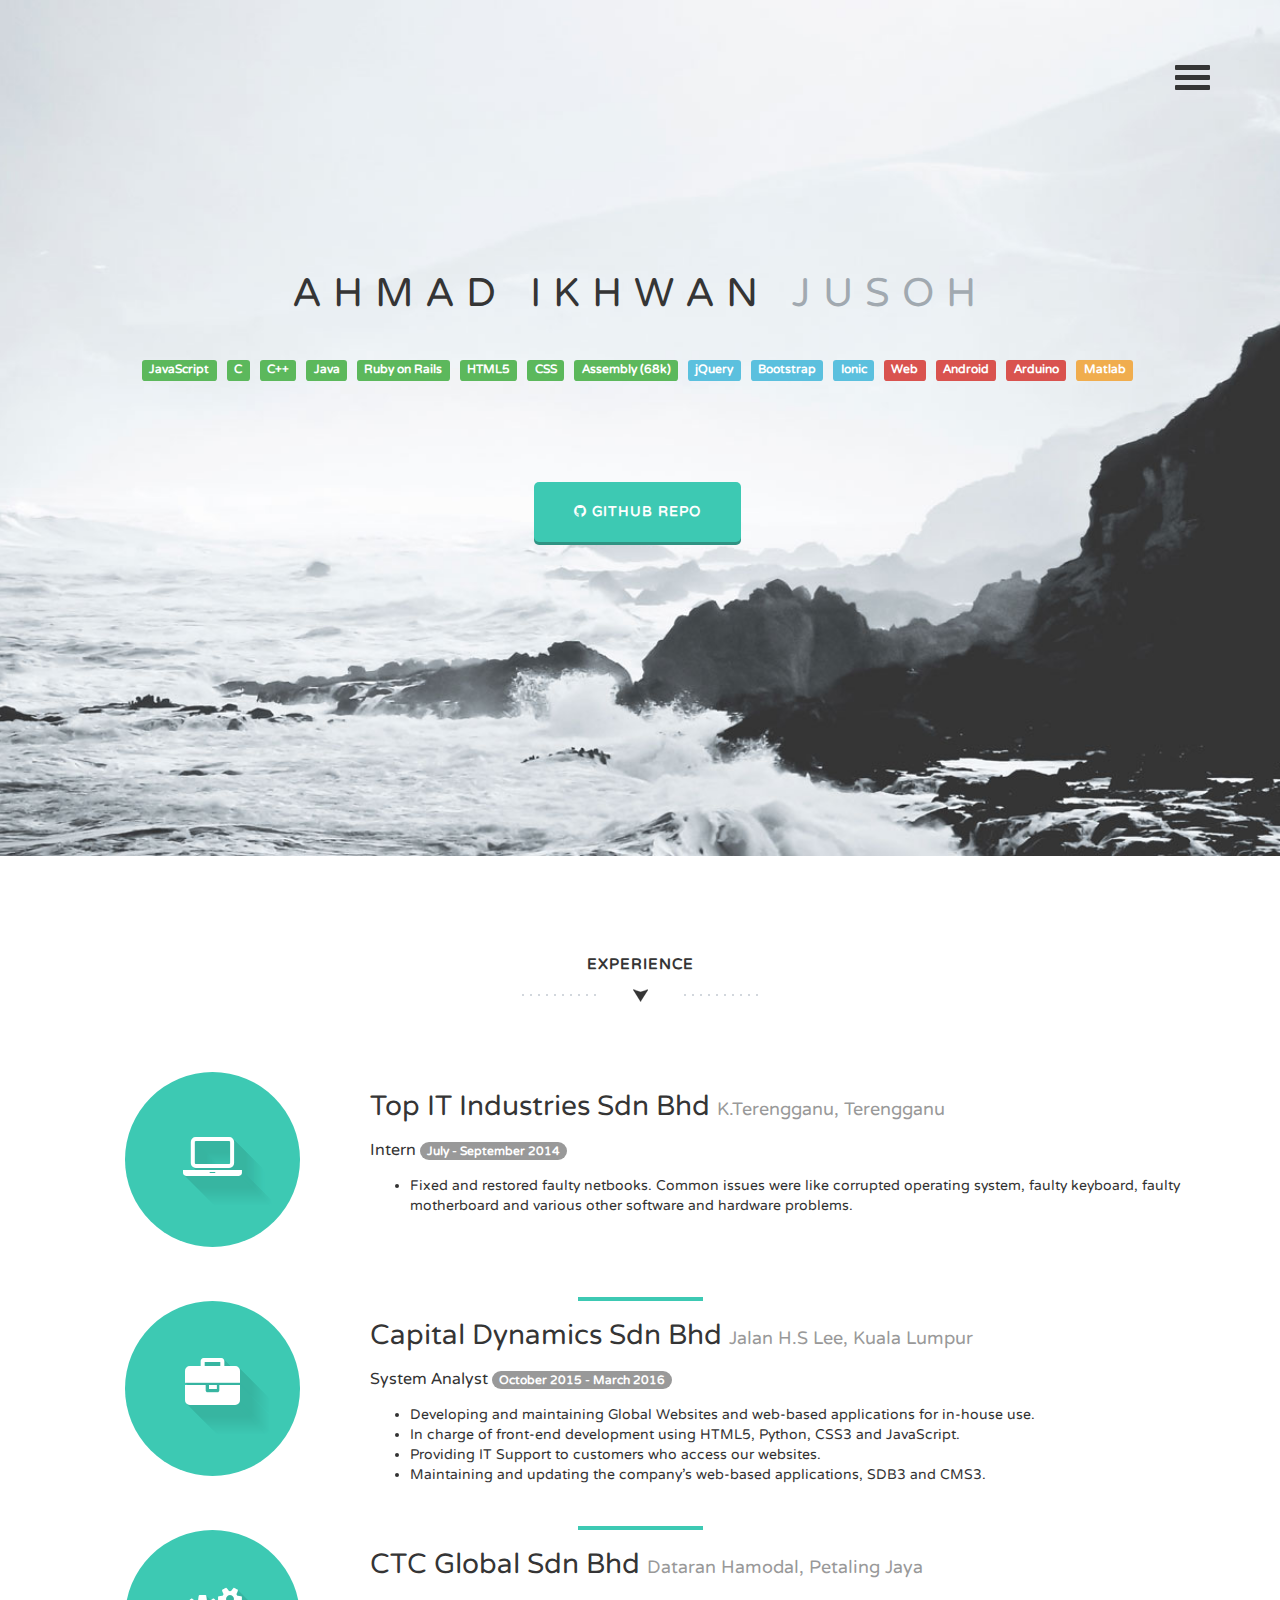
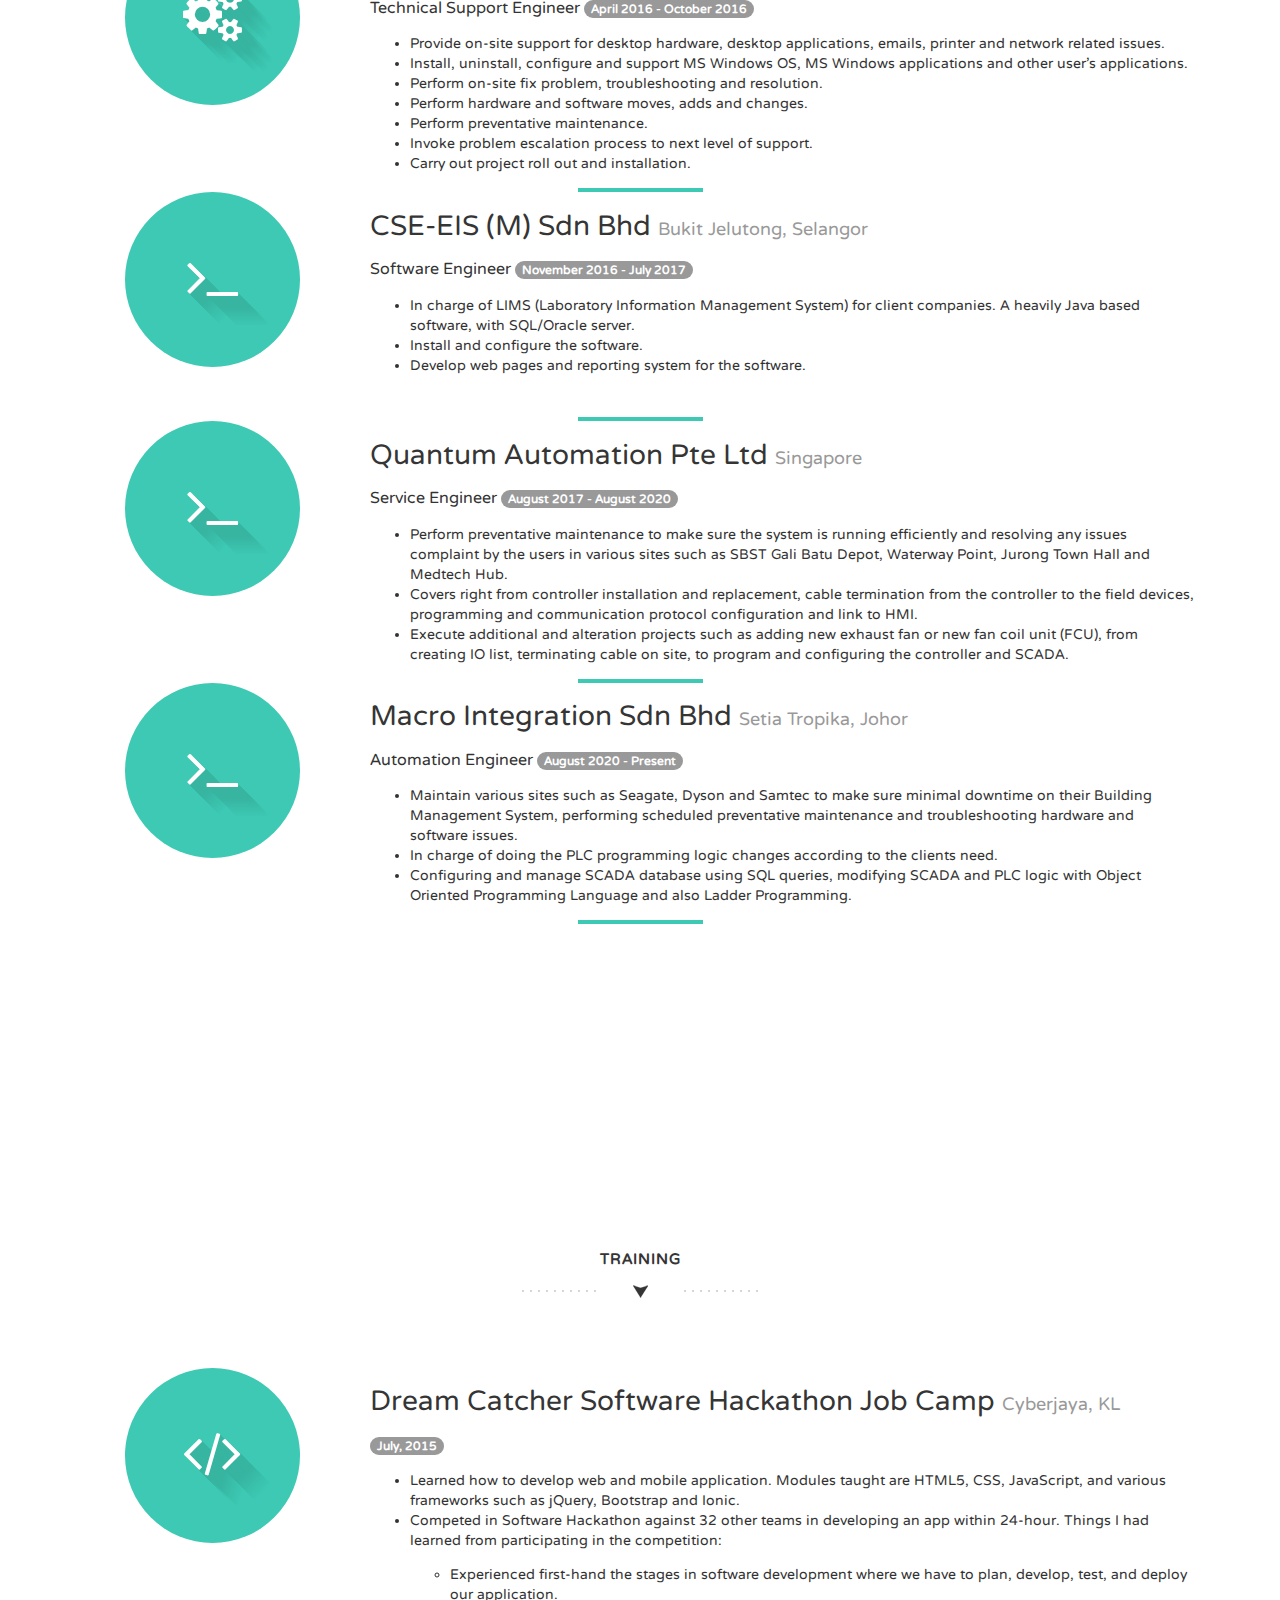
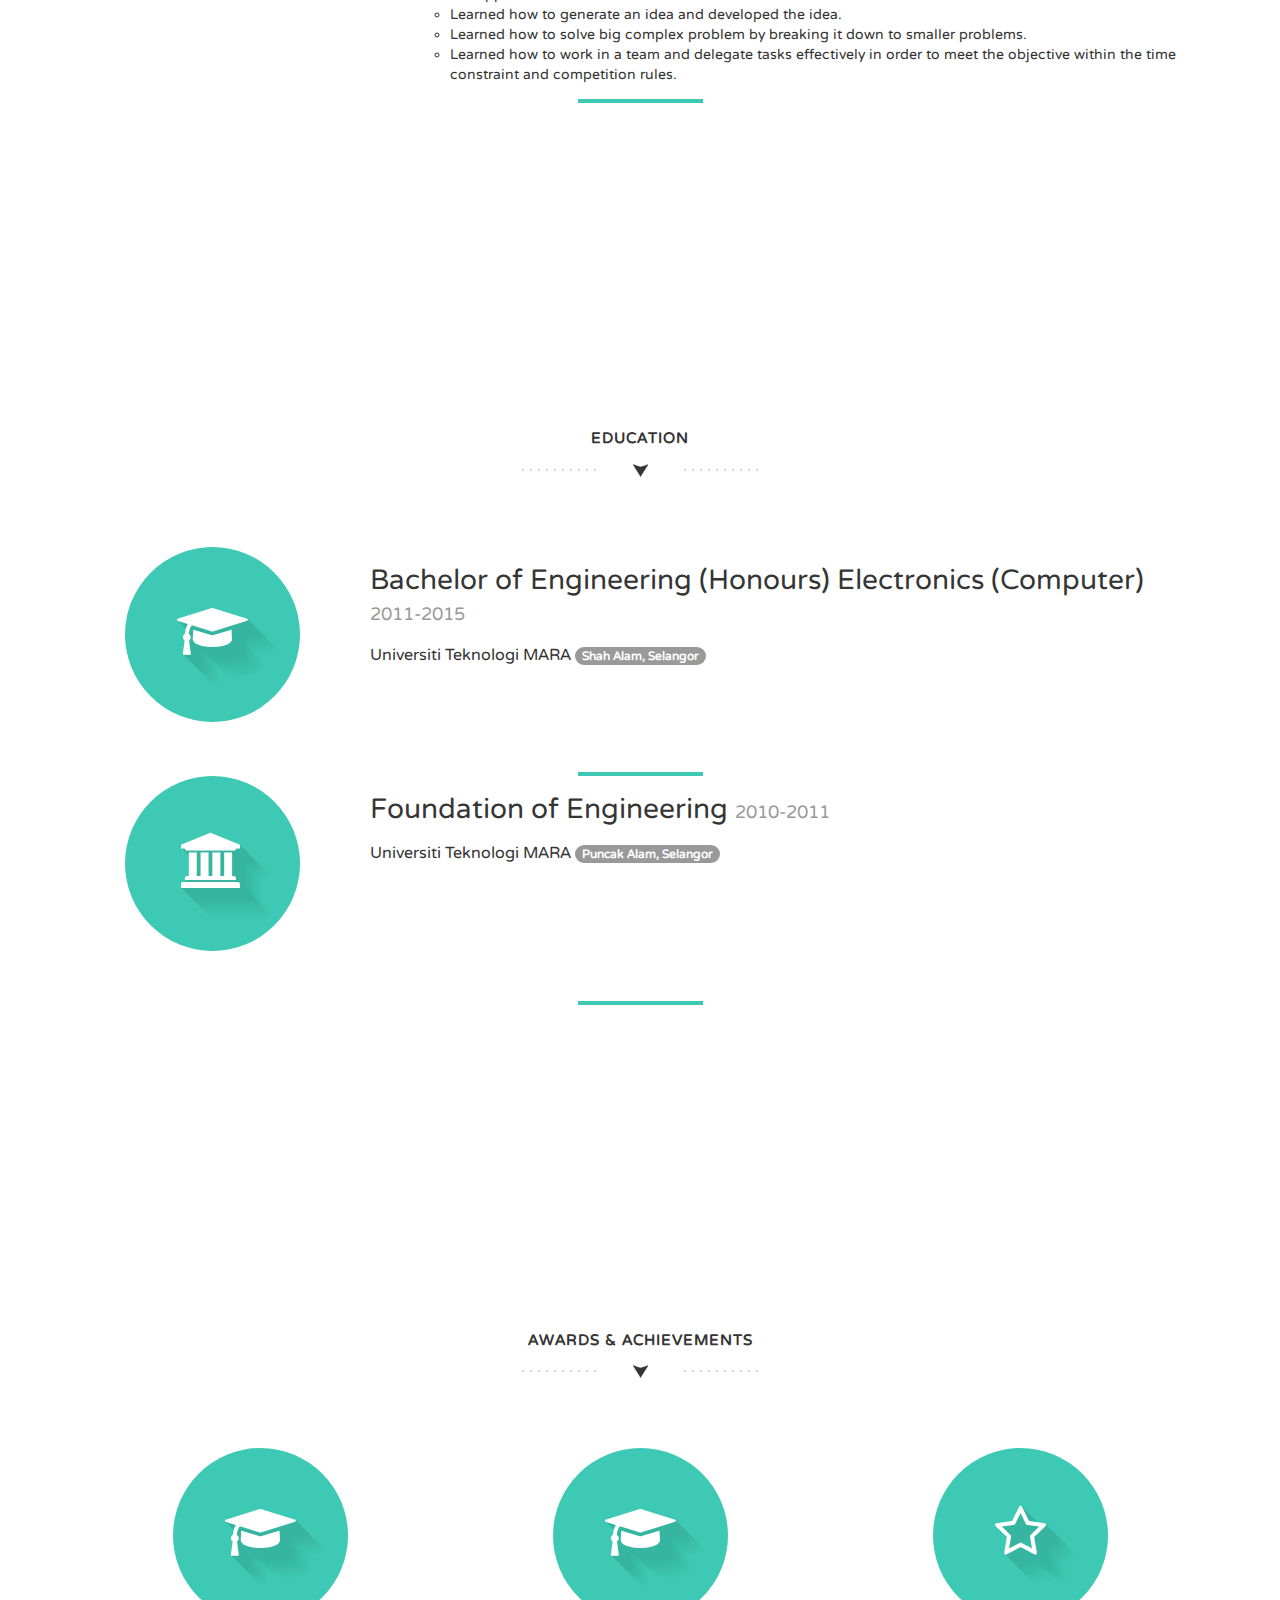
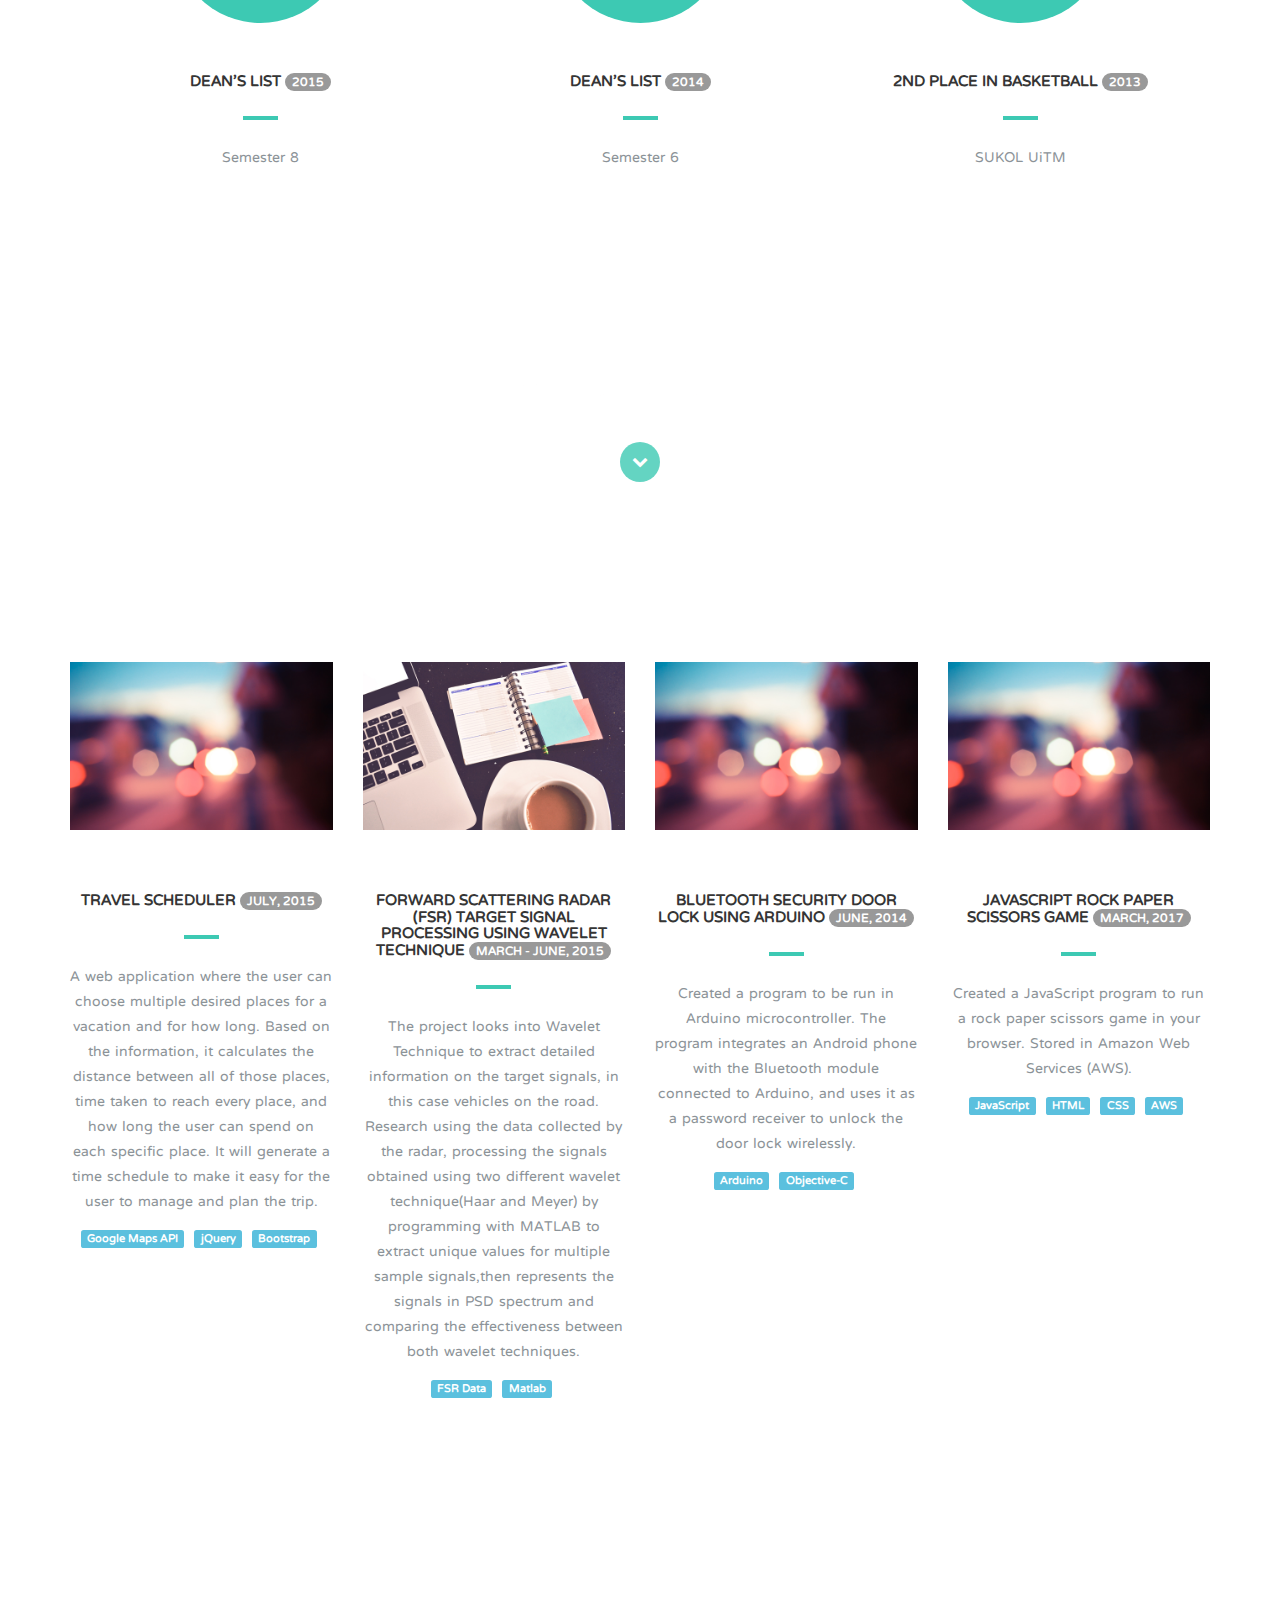
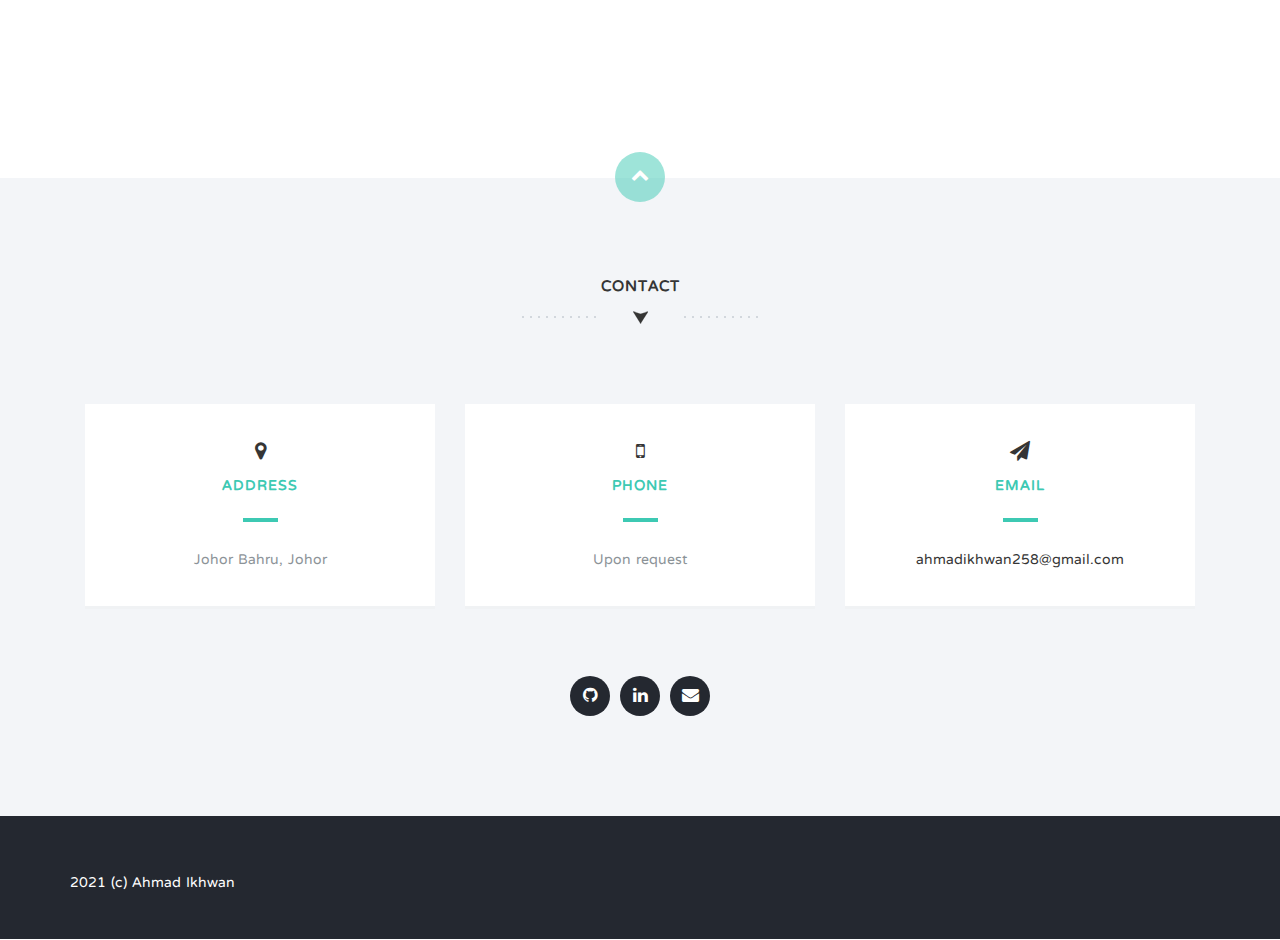
<file: index.html>
<!DOCTYPE html>
<html lang="en" ng-app="app">
  <head>
    <meta charset="utf-8">
    <meta http-equiv="X-UA-Compatible" content="IE=edge">
    <meta name="viewport" content="width=device-width, initial-scale=1">
    <title>Ahmad Ikhwan Bin Jusoh</title>
    <!-- <link href='http://fonts.googleapis.com/css?family=Varela+Round' rel='stylesheet' type='text/css'> -->
    <link href="css/fonts.css" rel="stylesheet" >
    <link href="themes/halcyondays/css/bootstrap.min.css" rel="stylesheet">
    <!-- <link href="http://netdna.bootstrapcdn.com/font-awesome/4.1.0/css/font-awesome.min.css" rel="stylesheet"> -->
    <link href="css/font-awesome.min.css" rel="stylesheet">
    <link href="themes/halcyondays/css/flexslider.css" rel="stylesheet" >
    <link href="themes/halcyondays/css/styles.css" rel="stylesheet">
    <link href="themes/halcyondays/css/queries.css" rel="stylesheet">
    <link href="themes/halcyondays/css/animate.css" rel="stylesheet">
    <link href="css/override.css" rel="stylesheet">
        <!-- HTML5 Shim and Respond.js IE8 support of HTML5 elements and media queries -->
        <!-- WARNING: Respond.js doesn't work if you view the page via file:// -->
        <!--[if lt IE 9]>
        <script src="https://oss.maxcdn.com/libs/html5shiv/3.7.0/html5shiv.js"></script>
        <script src="https://oss.maxcdn.com/libs/respond.js/1.4.2/respond.min.js"></script>
        <![endif]-->
      </head>
      <body id="top">
        <div ng-view=""></div>
        <!-- jQuery (necessary for Bootstrap's JavaScript plugins) -->
        <!-- <script src="https://ajax.googleapis.com/ajax/libs/jquery/1.11.0/jquery.min.js"></script> -->
        <script src="js/jquery.min.js"></script>
        <!-- Include all compiled plugins (below), or include individual files as needed -->
        <script src="themes/halcyondays/js/waypoints.min.js"></script>
        <script src="themes/halcyondays/js/bootstrap.min.js"></script>
        <!-- <script src="themes/halcyondays/js/scripts.js"></script> -->
        <script src="themes/halcyondays/js/jquery.flexslider.js"></script>
        <script src="themes/halcyondays/js/modernizr.js"></script>
        <!-- app -->
        <script src="app/angular-1.4.4/angular.min.js"></script>
        <script src="app/angular-1.4.4/angular-route.min.js"></script>
        <script src="app/components/directives.js"></script>
        <script src="app/components/angular-scroll.min.js"></script>
        <script src="app/data/data.module.js"></script>
        <script src="app/data/data.service.js"></script>
        <script src="app/model/model.module.js"></script>
        <script src="app/model/model.controller.js"></script>
        <script src="app/portfolio/app.js"></script>
        <script src="app/portfolio/app.routes.js"></script>
      </body>
    </html>
</file>
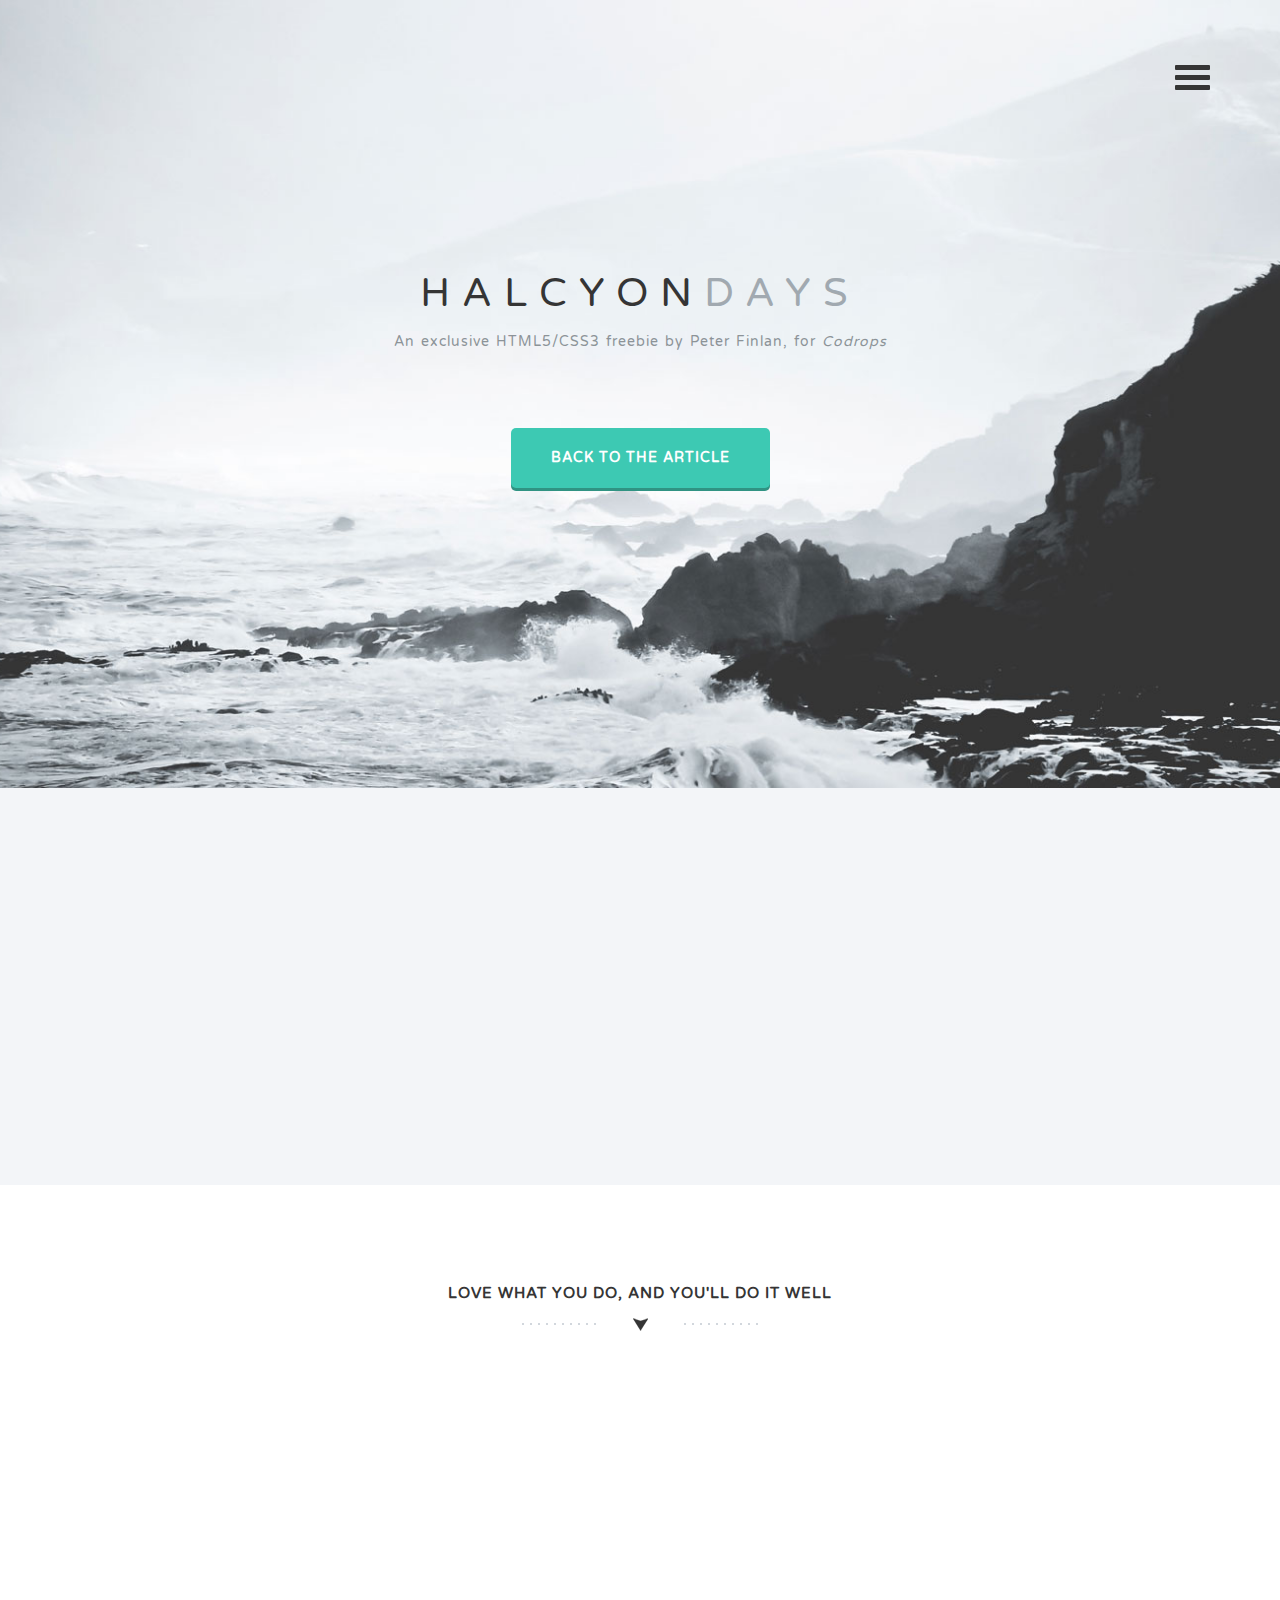
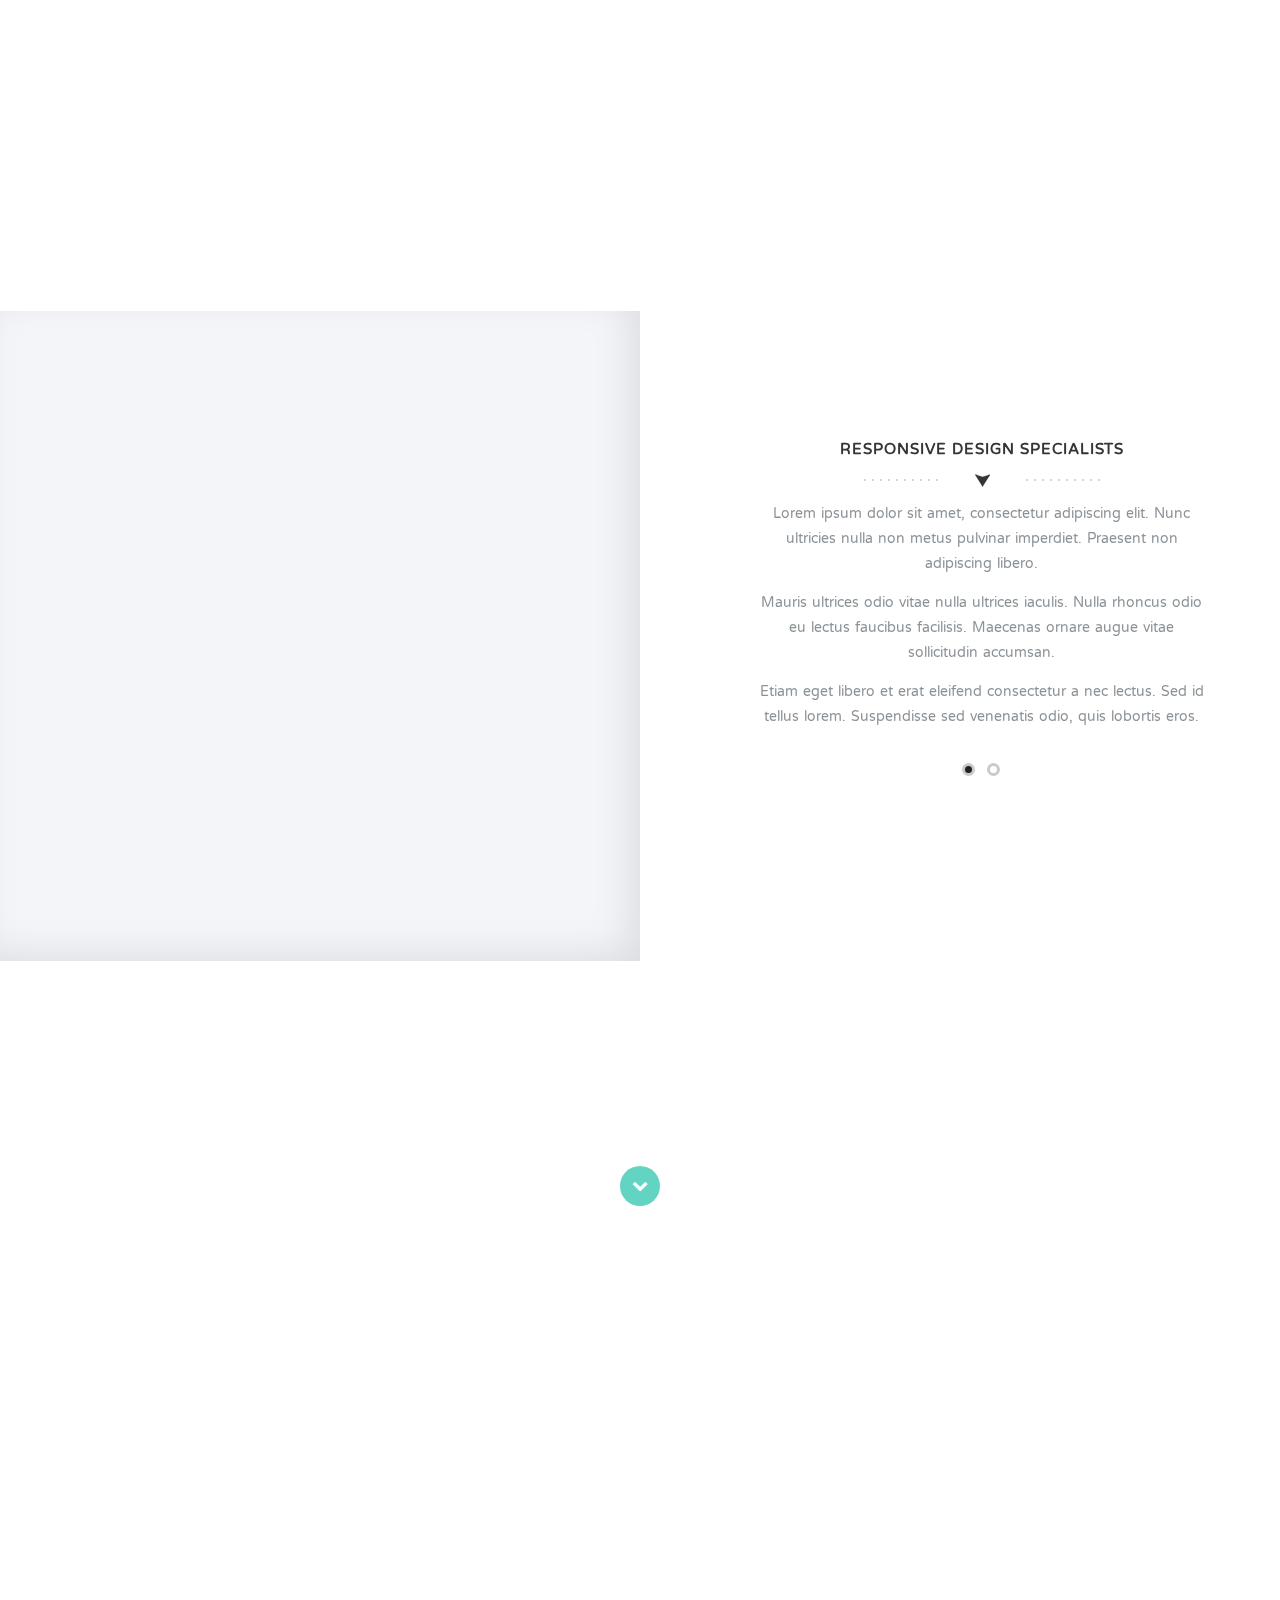
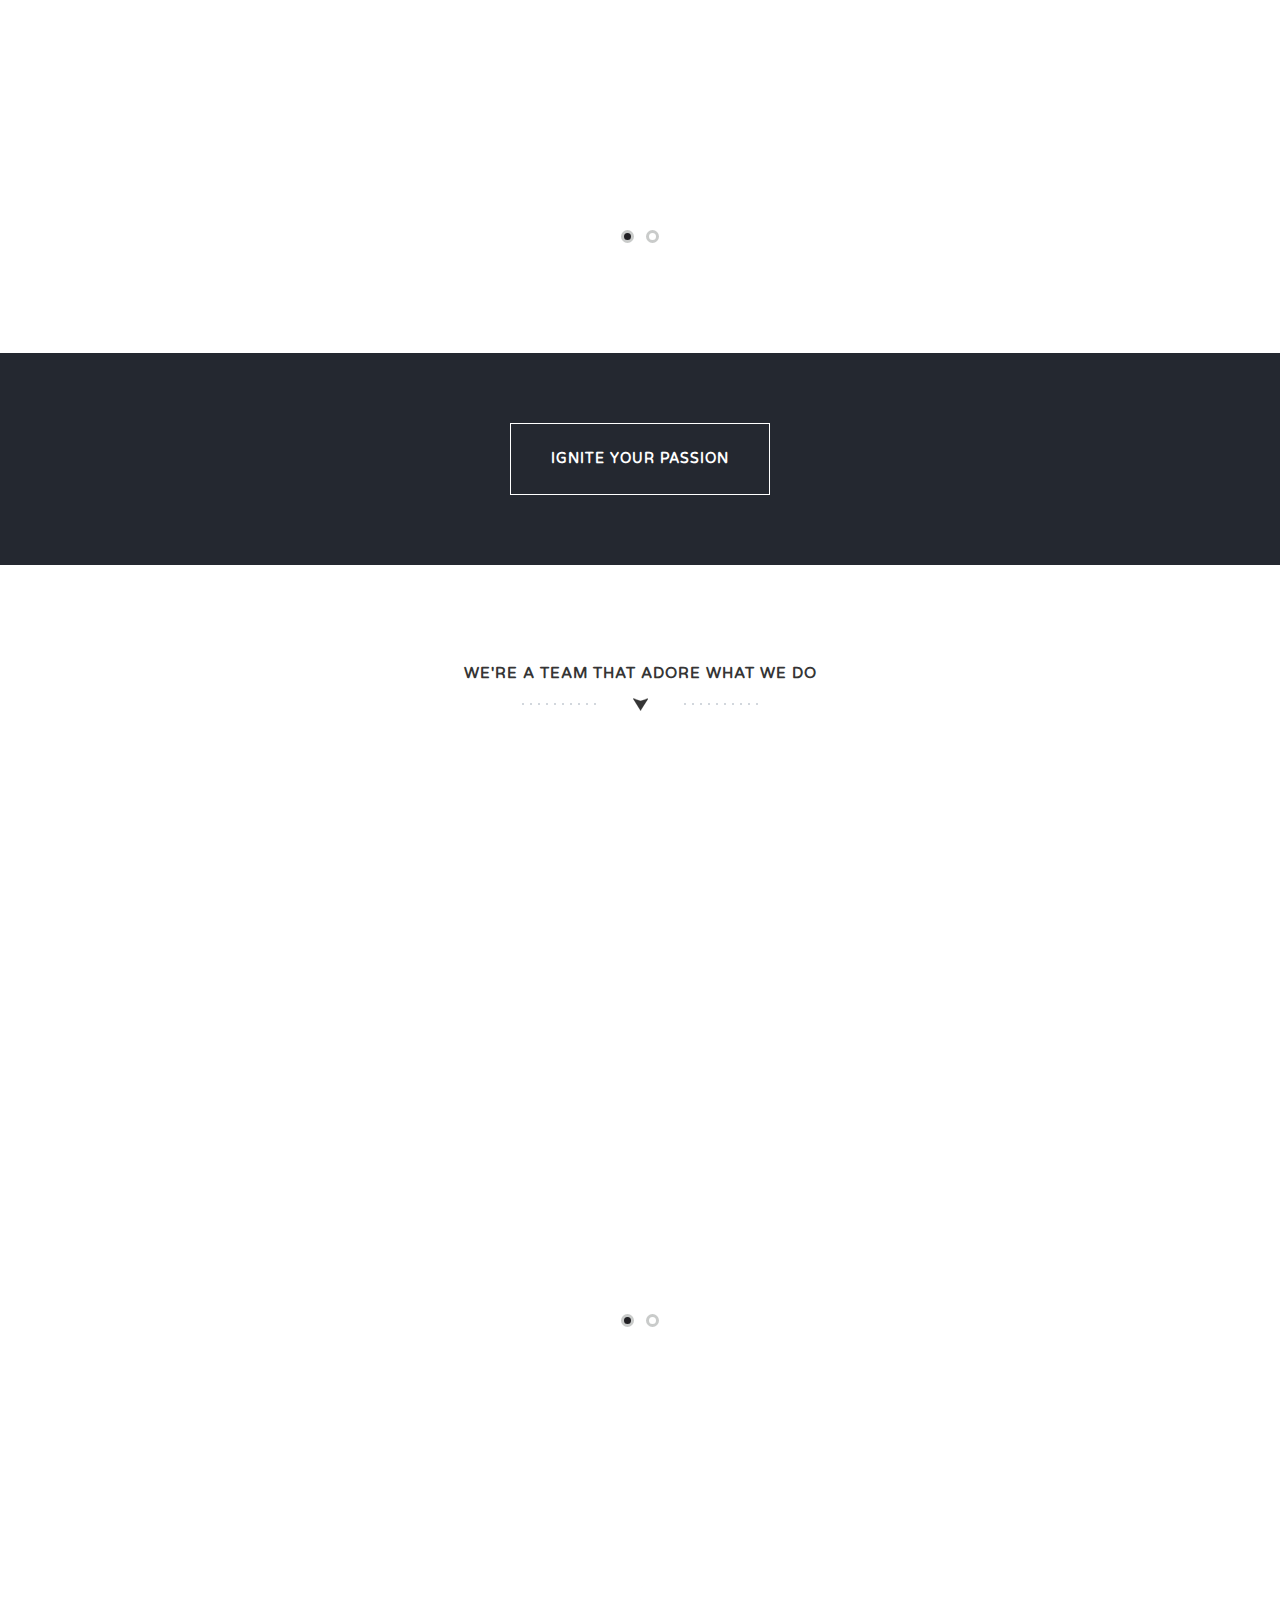
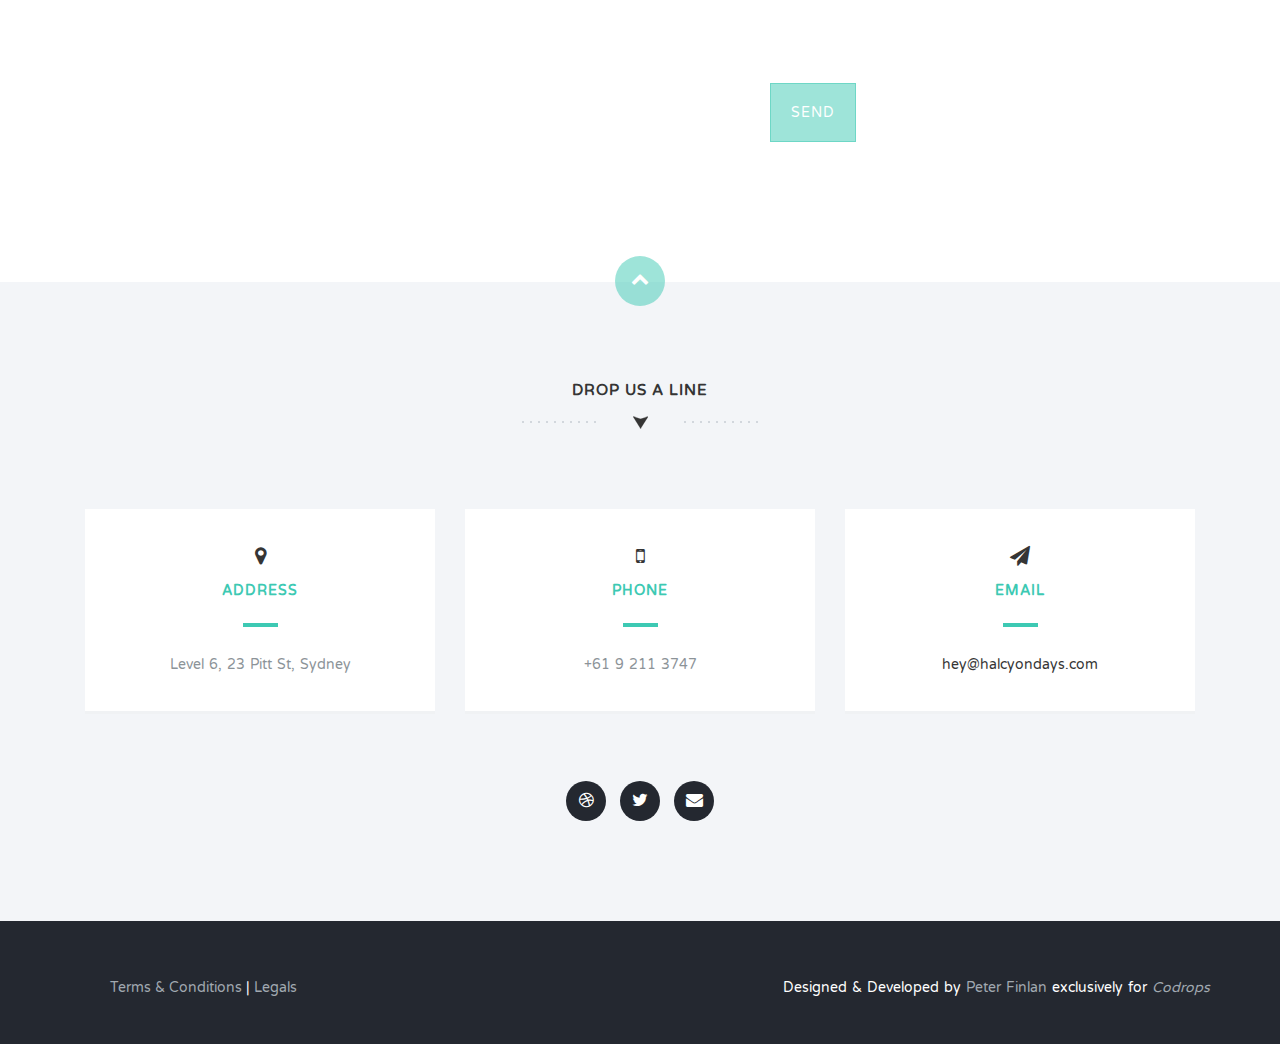
<file: themes/halcyondays/index.html>
<!DOCTYPE html>
<html lang="en">
  <head>
    <meta charset="utf-8">
    <meta http-equiv="X-UA-Compatible" content="IE=edge">
    <meta name="viewport" content="width=device-width, initial-scale=1">
    <title>Halcyon Days - An Exclusive Freebie for Codrops by Peter Finlan.</title>
    <link href='http://fonts.googleapis.com/css?family=Varela+Round' rel='stylesheet' type='text/css'>
    <link href="css/bootstrap.min.css" rel="stylesheet">
    <link href="http://netdna.bootstrapcdn.com/font-awesome/4.1.0/css/font-awesome.min.css" rel="stylesheet">
    <link href="css/flexslider.css" rel="stylesheet" >
    <link href="css/styles.css" rel="stylesheet">
    <link href="css/queries.css" rel="stylesheet">
    <link href="css/animate.css" rel="stylesheet">
        <!-- HTML5 Shim and Respond.js IE8 support of HTML5 elements and media queries -->
        <!-- WARNING: Respond.js doesn't work if you view the page via file:// -->
        <!--[if lt IE 9]>
        <script src="https://oss.maxcdn.com/libs/html5shiv/3.7.0/html5shiv.js"></script>
        <script src="https://oss.maxcdn.com/libs/respond.js/1.4.2/respond.min.js"></script>
        <![endif]-->
      </head>
      <body id="top">
        <header id="home">
          <nav>
            <div class="container-fluid">
              <div class="row">
                <div class="col-md-8 col-md-offset-2 col-sm-8 col-sm-offset-2 col-xs-8 col-xs-offset-2">
                  <nav class="pull">
                    <ul class="top-nav">
                      <li><a href="#intro">Introduction <span class="indicator"><i class="fa fa-angle-right"></i></span></a></li>
                      <li><a href="#features">Features <span class="indicator"><i class="fa fa-angle-right"></i></span></a></li>
                      <li><a href="#responsive">Responsive Design <span class="indicator"><i class="fa fa-angle-right"></i></span></a></li>
                      <li><a href="#portfolio">Portfolio <span class="indicator"><i class="fa fa-angle-right"></i></span></a></li>
                      <li><a href="#team">Team <span class="indicator"><i class="fa fa-angle-right"></i></span></a></li>
                      <li><a href="#contact">Get in Touch <span class="indicator"><i class="fa fa-angle-right"></i></span></a></li>
                    </ul>
                  </nav>
                </div>
              </div>
            </div>
          </nav>
          <section class="hero" id="hero">
            <div class="container">
              <div class="row">
                <div class="col-md-12 text-right navicon">
                  <a id="nav-toggle" class="nav_slide_button" href="#"><span></span></a>
                </div>
              </div>
              <div class="row">
                <div class="col-md-8 col-md-offset-2 text-center inner">
                  <h1 class="animated fadeInDown">HALCYON<span>DAYS</span></h1>
                  <p class="animated fadeInUp delay-05s">An exclusive HTML5/CSS3 freebie by Peter Finlan, for <em>Codrops</em></p>
                </div>
              </div>
              <div class="row">
                <div class="col-md-6 col-md-offset-3 text-center">
                  <a href="http://tympanus.net/codrops/?p=19439" class="learn-more-btn">Back to the article</a>
                </div>
              </div>
            </div>
          </section>
        </header>
        <section class="intro text-center section-padding" id="intro">
          <div class="container">
            <div class="row">
              <div class="col-md-8 col-md-offset-2 wp1">
                <h1 class="arrow">A Creative Portfolio Template</h1>
                <p>Sed a lorem quis neque interdum <a href="#">consequat ut sed sem</a>. Duis quis tempor nunc. Interdum et malesuada fames ac ante ipsum primis in faucibus. Praesent id tempor ipsum. Fusce at massa ac nunc porta fringilla sed eget neque. Quisque quis pretium nulla. Fusce eget bibendum neque, vel volutpat augue. Lorem ipsum dolor sit amet, consectetur adipiscing elit. Interdum et malesuada fames ac ante ipsum primis in faucibus.</p>
              </div>
            </div>
          </div>
        </section>
        <section class="features text-center section-padding" id="features">
          <div class="container">
            <div class="row">
              <div class="col-md-12">
                <h1 class="arrow">Love what you do, and you'll do it well</h1>
                <div class="features-wrapper">
                  <div class="col-md-4 wp2">
                    <div class="icon">
                      <i class="fa fa-laptop shadow"></i>
                    </div>
                    <h2>Digital Design</h2>
                    <p>Lorem ipsum dolor sit amet, consectetur adipiscing elit. Sed a lorem quis neque interdum consequat ut sed sem. Duis quis tempor nunc. Interdum et malesuada fames ac ante ipsum
                    primis in faucibus.</p>
                  </div>
                  <div class="col-md-4 wp2 delay-05s">
                    <div class="icon">
                      <i class="fa fa-code shadow"></i>
                    </div>
                    <h2>Web Development</h2>
                    <p>Lorem ipsum dolor sit amet, consectetur adipiscing elit. Sed a lorem quis neque interdum consequat ut sed sem. Duis quis tempor nunc. Interdum et malesuada fames ac ante ipsum
                    primis in faucibus.</p>
                  </div>
                  <div class="col-md-4 wp2 delay-1s">
                    <div class="icon">
                      <i class="fa fa-heart shadow"></i>
                    </div>
                    <h2>Creative Direction</h2>
                    <p>Lorem ipsum dolor sit amet, consectetur adipiscing elit. Sed a lorem quis neque interdum consequat ut sed sem. Duis quis tempor nunc. Interdum et malesuada fames ac ante ipsum
                    primis in faucibus.</p>
                  </div>
                  <div class="clearfix"></div>
                </div>
              </div>
            </div>
          </div>
        </section>
        <section class="text-center" id="responsive">
          <div class="container-fluid nopadding responsive-services">
            <div class="wrapper">
              <div class="iphone">
                <div class="wp3"></div>
              </div>
              <div class="fluid-white"></div>
            </div>
            <div class="container designs">
              <div class="row">
                <div class="col-md-5 col-md-offset-7">
                  <div id="servicesSlider">
                    <ul class="slides">
                      <li>
                        <h1 class="arrow">Responsive Design Specialists</h1>
                        <p>Lorem ipsum dolor sit amet, consectetur adipiscing elit. Nunc ultricies nulla non metus pulvinar imperdiet. Praesent non adipiscing libero. </p>
                        <p>
                        Mauris ultrices odio vitae nulla ultrices iaculis. Nulla rhoncus odio eu lectus faucibus facilisis. Maecenas ornare augue vitae sollicitudin accumsan. </p>
                        <p>Etiam eget libero et erat eleifend consectetur a nec lectus. Sed id tellus lorem. Suspendisse sed venenatis odio, quis lobortis eros.</p>
                      </li>
                      <li>
                        <h1 class="arrow">Bootstrap Professionals</h1>
                        <p>Lorem ipsum dolor sit amet, consectetur adipiscing elit. Nunc ultricies nulla non metus pulvinar imperdiet. Praesent non adipiscing libero. </p>
                        <p>
                        Mauris ultrices odio vitae nulla ultrices iaculis. Nulla rhoncus odio eu lectus faucibus facilisis. Maecenas ornare augue vitae sollicitudin accumsan. </p>
                        <p>Etiam eget libero et erat eleifend consectetur a nec lectus. Sed id tellus lorem. Suspendisse sed venenatis odio, quis lobortis eros.</p>
                      </li>
                    </ul>
                  </div>
                </div>
              </div>
            </div>
          </div>
        </section>
        <section class="swag text-center">
          <div class="container">
            <div class="row">
              <div class="col-md-8 col-md-offset-2">
                <h1>I got 99 Problems<span>but <em>design</em> 'aint one</span></h1>
                <a href="#portfolio" class="down-arrow-btn"><i class="fa fa-chevron-down"></i></a>
              </div>
            </div>
          </div>
        </section>
        <section class="portfolio text-center section-padding" id="portfolio">
          <div class="container">
            <div class="row">
              <div id="portfolioSlider">
                <ul class="slides">
                  <li>
                    <div class="col-md-4 wp4">
                      <div class="overlay-effect effects clearfix">
                        <div class="img">
                          <img src="img/portfolio-01.jpg" alt="Portfolio Item">
                          <div class="overlay">
                            <a href="#" class="expand"><i class="fa fa-search"></i><br>View More</a>
                            <a class="close-overlay hidden">x</a>
                          </div>
                        </div>
                      </div>
                      <h2>Creative Minds</h2>
                      <p>Lorem ipsum dolor sit amet, consectetur adipiscing elit. Nunc ultricies nulla non metus pulvinar imperdiet. Praesent non adipiscing libero.</p>
                    </div>
                    <div class="col-md-4 wp4 delay-05s">
                      <div class="overlay-effect effects clearfix">
                        <div class="img">
                          <img src="img/portfolio-02.jpg" alt="Portfolio Item">
                          <div class="overlay">
                            <a href="#" class="expand"><i class="fa fa-search"></i><br>View More</a>
                            <a class="close-overlay hidden">x</a>
                          </div>
                        </div>
                      </div>
                      <h2>Creative Hearts</h2>
                      <p>Lorem ipsum dolor sit amet, consectetur adipiscing elit. Nunc ultricies nulla non metus pulvinar imperdiet. Praesent non adipiscing libero.</p>
                    </div>
                    <div class="col-md-4 wp4 delay-1s">
                      <div class="overlay-effect effects clearfix">
                        <div class="img">
                          <img src="img/portfolio-03.jpg" alt="Portfolio Item">
                          <div class="overlay">
                            <a href="#" class="expand"><i class="fa fa-search"></i><br>View More</a>
                            <a class="close-overlay hidden">x</a>
                          </div>
                        </div>
                      </div>
                      <h2>Creative Ideas</h2>
                      <p>Lorem ipsum dolor sit amet, consectetur adipiscing elit. Nunc ultricies nulla non metus pulvinar imperdiet. Praesent non adipiscing libero.</p>
                    </div>
                  </li>
                  <li>
                    <div class="col-md-4 wp4">
                      <div class="overlay-effect effects clearfix">
                        <div class="img">
                          <img src="img/portfolio-01.jpg" alt="Portfolio Item">
                          <div class="overlay">
                            <a href="#" class="expand"><i class="fa fa-search"></i><br>View More</a>
                            <a class="close-overlay hidden">x</a>
                          </div>
                        </div>
                      </div>
                      <h2>Creative Minds</h2>
                      <p>Lorem ipsum dolor sit amet, consectetur adipiscing elit. Nunc ultricies nulla non metus pulvinar imperdiet. Praesent non adipiscing libero.</p>
                    </div>
                    <div class="col-md-4 wp4 delay-05s">
                      <div class="overlay-effect effects clearfix">
                        <div class="img">
                          <img src="img/portfolio-02.jpg" alt="Portfolio Item">
                          <div class="overlay">
                            <a href="#" class="expand"><i class="fa fa-search"></i><br>View More</a>
                            <a class="close-overlay hidden">x</a>
                          </div>
                        </div>
                      </div>
                      <h2>Creative Hearts</h2>
                      <p>Lorem ipsum dolor sit amet, consectetur adipiscing elit. Nunc ultricies nulla non metus pulvinar imperdiet. Praesent non adipiscing libero.</p>
                    </div>
                    <div class="col-md-4 wp4 delay-1s">
                      <div class="overlay-effect effects clearfix">
                        <div class="img">
                          <img src="img/portfolio-03.jpg" alt="Portfolio Item">
                          <div class="overlay">
                            <a href="#" class="expand"><i class="fa fa-search"></i><br>View More</a>
                            <a class="close-overlay hidden">x</a>
                          </div>
                        </div>
                      </div>
                      <h2>Creative Ideas</h2>
                      <p>Lorem ipsum dolor sit amet, consectetur adipiscing elit. Nunc ultricies nulla non metus pulvinar imperdiet. Praesent non adipiscing libero.</p>
                    </div>
                  </li>
                </ul>
              </div>
            </div>
          </div>
        </section>
        <div class="ignite-cta text-center">
          <div class="container">
            <div class="row">
              <div class="col-md-12">
                <a href="#" class="ignite-btn">Ignite Your Passion</a>
              </div>
            </div>
          </div>
        </div>
        <section class="team text-center section-padding" id="team">
          <div class="container">
            <div class="row">
              <div class="col-md-12">
                <h1 class="arrow">We're a team that adore what we do</h1>
              </div>
            </div>
            <div class="row">
              <div class="team-wrapper">
                <div id="teamSlider">
                  <ul class="slides">
                    <li>
                      <div class="col-md-4 wp5">
                        <img src="img/team-01.png" alt="Team Member">
                        <h2>Jon Snow</h2>
                        <p>Lorem ipsum dolor sit amet, consectetur adipiscing elit. Nunc ultricies nulla non metus pulvinar imperdiet. Praesent non adipiscing libero.</p>
                        <div class="social">
                          <ul class="social-buttons">
                            <li><a href="#" class="social-btn"><i class="fa fa-dribbble"></i></a></li>
                            <li><a href="#" class="social-btn"><i class="fa fa-twitter"></i></a></li>
                            <li><a href="#" class="social-btn"><i class="fa fa-envelope"></i></a></li>
                          </ul>
                        </div>
                      </div>
                      
                      <div class="col-md-4 wp5 delay-05s">
                        <img src="img/team-02.png" alt="Team Member">
                        <h2>Cersei Lannister</h2>
                        <p>Lorem ipsum dolor sit amet, consectetur adipiscing elit. Nunc ultricies nulla non metus pulvinar imperdiet. Praesent non adipiscing libero.</p>
                        <div class="social">
                          <ul class="social-buttons">
                            <li><a href="#" class="social-btn"><i class="fa fa-dribbble"></i></a></li>
                            <li><a href="#" class="social-btn"><i class="fa fa-twitter"></i></a></li>
                            <li><a href="#" class="social-btn"><i class="fa fa-envelope"></i></a></li>
                          </ul>
                        </div>
                      </div>
                      <div class="col-md-4 wp5 delay-1s">
                        <img src="img/team-03.png" alt="Team Member">
                        <h2>Jamie Lannister</h2>
                        <p>Lorem ipsum dolor sit amet, consectetur adipiscing elit. Nunc ultricies nulla non metus pulvinar imperdiet. Praesent non adipiscing libero.</p>
                        <div class="social">
                          <ul class="social-buttons">
                            <li><a href="#" class="social-btn"><i class="fa fa-dribbble"></i></a></li>
                            <li><a href="#" class="social-btn"><i class="fa fa-twitter"></i></a></li>
                            <li><a href="#" class="social-btn"><i class="fa fa-envelope"></i></a></li>
                          </ul>
                        </div>
                      </div>
                    </li>
                    <li>
                      <div class="col-md-4 wp5">
                        <img src="img/team-01.png" alt="Team Member">
                        <h2>Jon Snow</h2>
                        <p>Lorem ipsum dolor sit amet, consectetur adipiscing elit. Nunc ultricies nulla non metus pulvinar imperdiet. Praesent non adipiscing libero.</p>
                        <div class="social">
                          <ul class="social-buttons">
                            <li><a href="#" class="social-btn"><i class="fa fa-dribbble"></i></a></li>
                            <li><a href="#" class="social-btn"><i class="fa fa-twitter"></i></a></li>
                            <li><a href="#" class="social-btn"><i class="fa fa-envelope"></i></a></li>
                          </ul>
                        </div>
                      </div>
                      <div class="col-md-4 wp5 delay-05s">
                        <img src="img/team-02.png" alt="Team Member">
                        <h2>Cersei Lannister</h2>
                        <p>Lorem ipsum dolor sit amet, consectetur adipiscing elit. Nunc ultricies nulla non metus pulvinar imperdiet. Praesent non adipiscing libero.</p>
                        <div class="social">
                          <ul class="social-buttons">
                            <li><a href="#" class="social-btn"><i class="fa fa-dribbble"></i></a></li>
                            <li><a href="#" class="social-btn"><i class="fa fa-twitter"></i></a></li>
                            <li><a href="#" class="social-btn"><i class="fa fa-envelope"></i></a></li>
                          </ul>
                        </div>
                      </div>
                      <div class="col-md-4 wp5 delay-1s">
                        <img src="img/team-03.png" alt="Team Member">
                        <h2>Jamie Lannister</h2>
                        <p>Lorem ipsum dolor sit amet, consectetur adipiscing elit. Nunc ultricies nulla non metus pulvinar imperdiet. Praesent non adipiscing libero.</p>
                        <div class="social">
                          <ul class="social-buttons">
                            <li><a href="#" class="social-btn"><i class="fa fa-dribbble"></i></a></li>
                            <li><a href="#" class="social-btn"><i class="fa fa-twitter"></i></a></li>
                            <li><a href="#" class="social-btn"><i class="fa fa-envelope"></i></a></li>
                          </ul>
                        </div>
                      </div>
                    </li>
                  </ul>
                </div>
              </div>
            </div>
          </div>
        </section>
        <section class="subscribe text-center">
          <div class="container">
            <h1><i class="fa fa-paper-plane"></i><span>Subscribe to stay in the loop</span></h1>
            <form action="#">
              <input type="text" name="" value="" placeholder="" required>
              <input type="submit" name="" value="Send">
            </form>
          </div>
        </section>
        <section class="dark-bg text-center section-padding contact-wrap" id="contact">
          <a href="#top" class="up-btn"><i class="fa fa-chevron-up"></i></a>
          <div class="container">
            <div class="row">
              <div class="col-md-12">
                <h1 class="arrow">Drop us a line</h1>
              </div>
            </div>
            <div class="row contact-details">
              <div class="col-md-4">
                <div class="light-box box-hover">
                  <h2><i class="fa fa-map-marker"></i><span>Address</span></h2>
                  <p>Level 6, 23 Pitt St, Sydney</p>
                </div>
              </div>
              <div class="col-md-4">
                <div class="light-box box-hover">
                  <h2><i class="fa fa-mobile"></i><span>Phone</span></h2>
                  <p>+61 9 211 3747</p>
                </div>
              </div>
              <div class="col-md-4">
                <div class="light-box box-hover">
                  <h2><i class="fa fa-paper-plane"></i><span>Email</span></h2>
                  <p><a href="#">hey@halcyondays.com</a></p>
                </div>
              </div>
            </div>
            <div class="row">
              <div class="col-md-12">
                <ul class="social-buttons">
                  <li><a href="#" class="social-btn"><i class="fa fa-dribbble"></i></a></li>
                  <li><a href="#" class="social-btn"><i class="fa fa-twitter"></i></a></li>
                  <li><a href="#" class="social-btn"><i class="fa fa-envelope"></i></a></li>
                </ul>
              </div>
            </div>
          </div>
        </section>
        <footer>
          <div class="container">
            <div class="row">
              <div class="col-md-6">
                <ul class="legals">
                  <li><a href="#">Terms &amp; Conditions</a></li>
                  <li><a href="#">Legals</a></li>
                </ul>
              </div>
              <div class="col-md-6 credit">
                <p>Designed &amp; Developed by <a href="http://www.peterfinlan.com/">Peter Finlan</a> exclusively for <a href="http://tympanus.net/codrops/"><em>Codrops</em></a></p>
              </div>
            </div>
          </div>
        </footer>
        <!-- jQuery (necessary for Bootstrap's JavaScript plugins) -->
        <script src="https://ajax.googleapis.com/ajax/libs/jquery/1.11.0/jquery.min.js"></script>
        <!-- Include all compiled plugins (below), or include individual files as needed -->
        <script src="js/waypoints.min.js"></script>
        <script src="js/bootstrap.min.js"></script>
        <script src="js/scripts.js"></script>
        <script src="js/jquery.flexslider.js"></script>
        <script src="js/modernizr.js"></script>
      </body>
    </html>
</file>
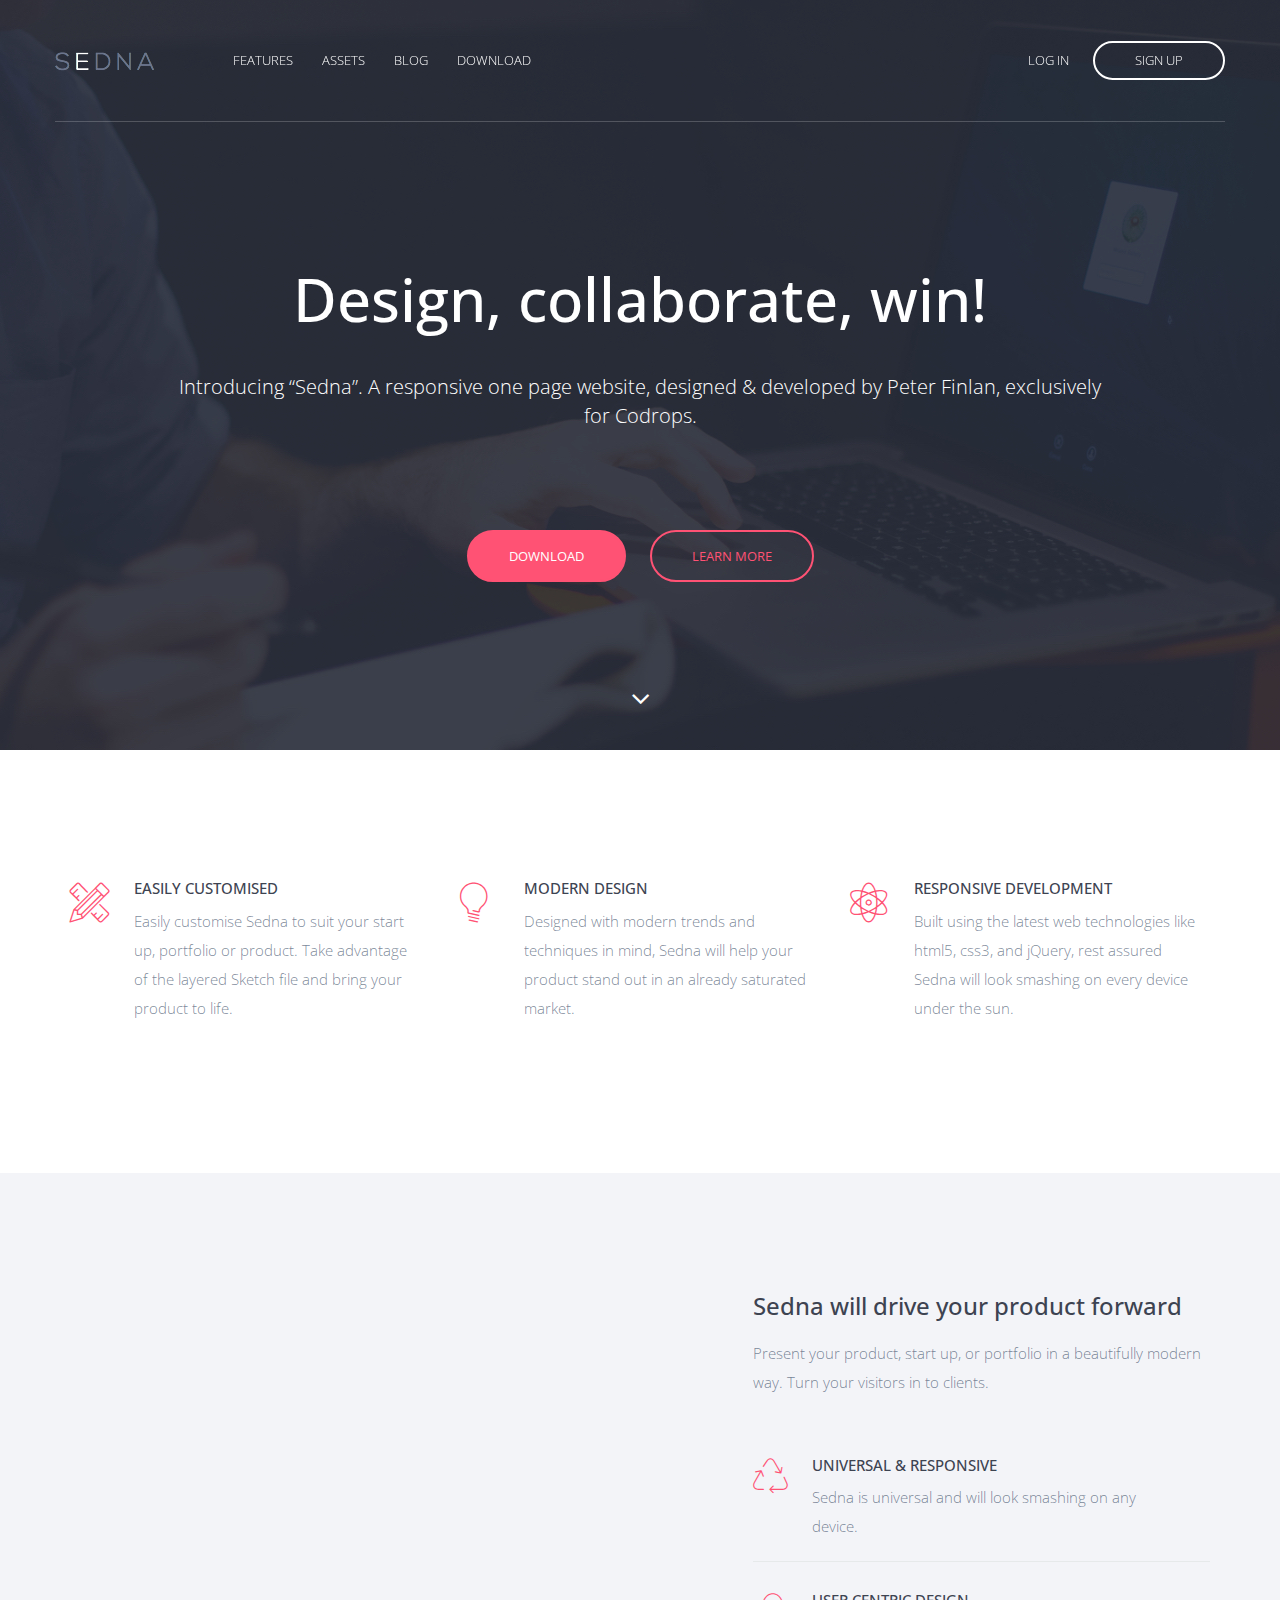
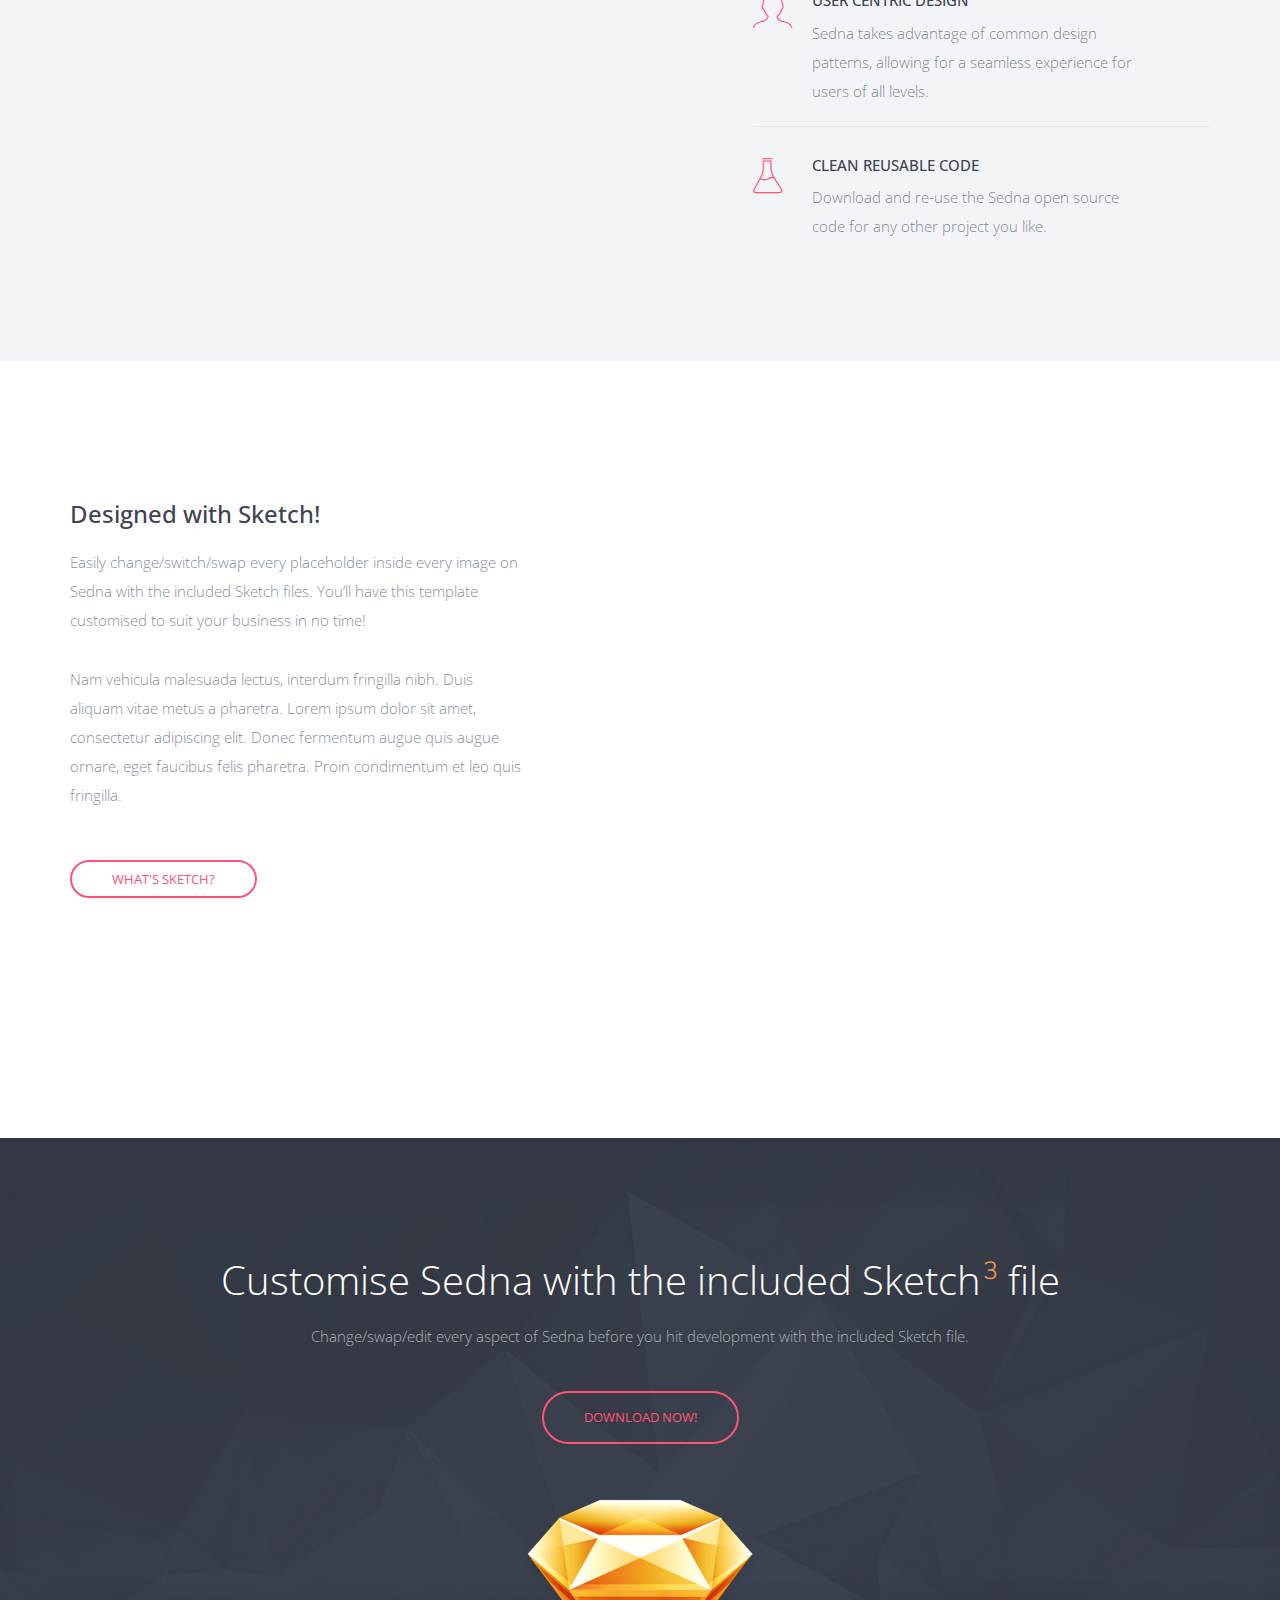
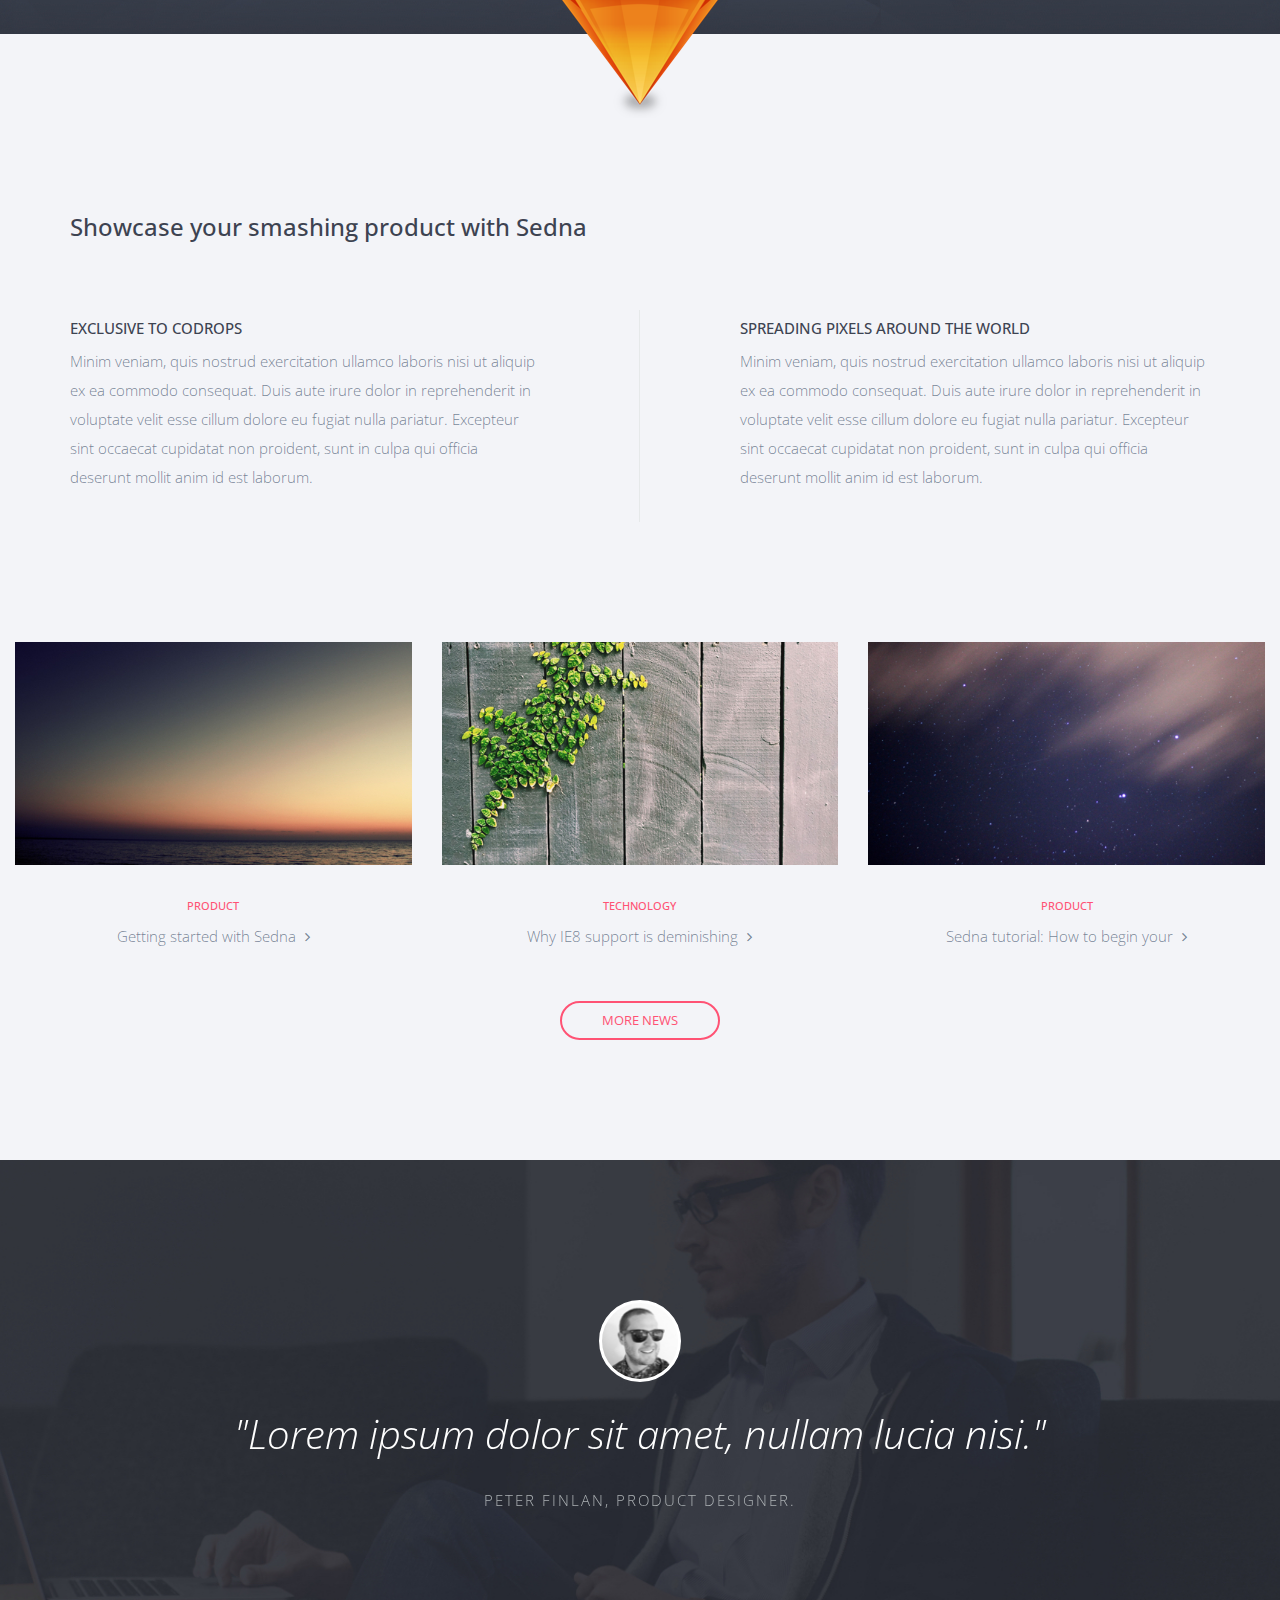
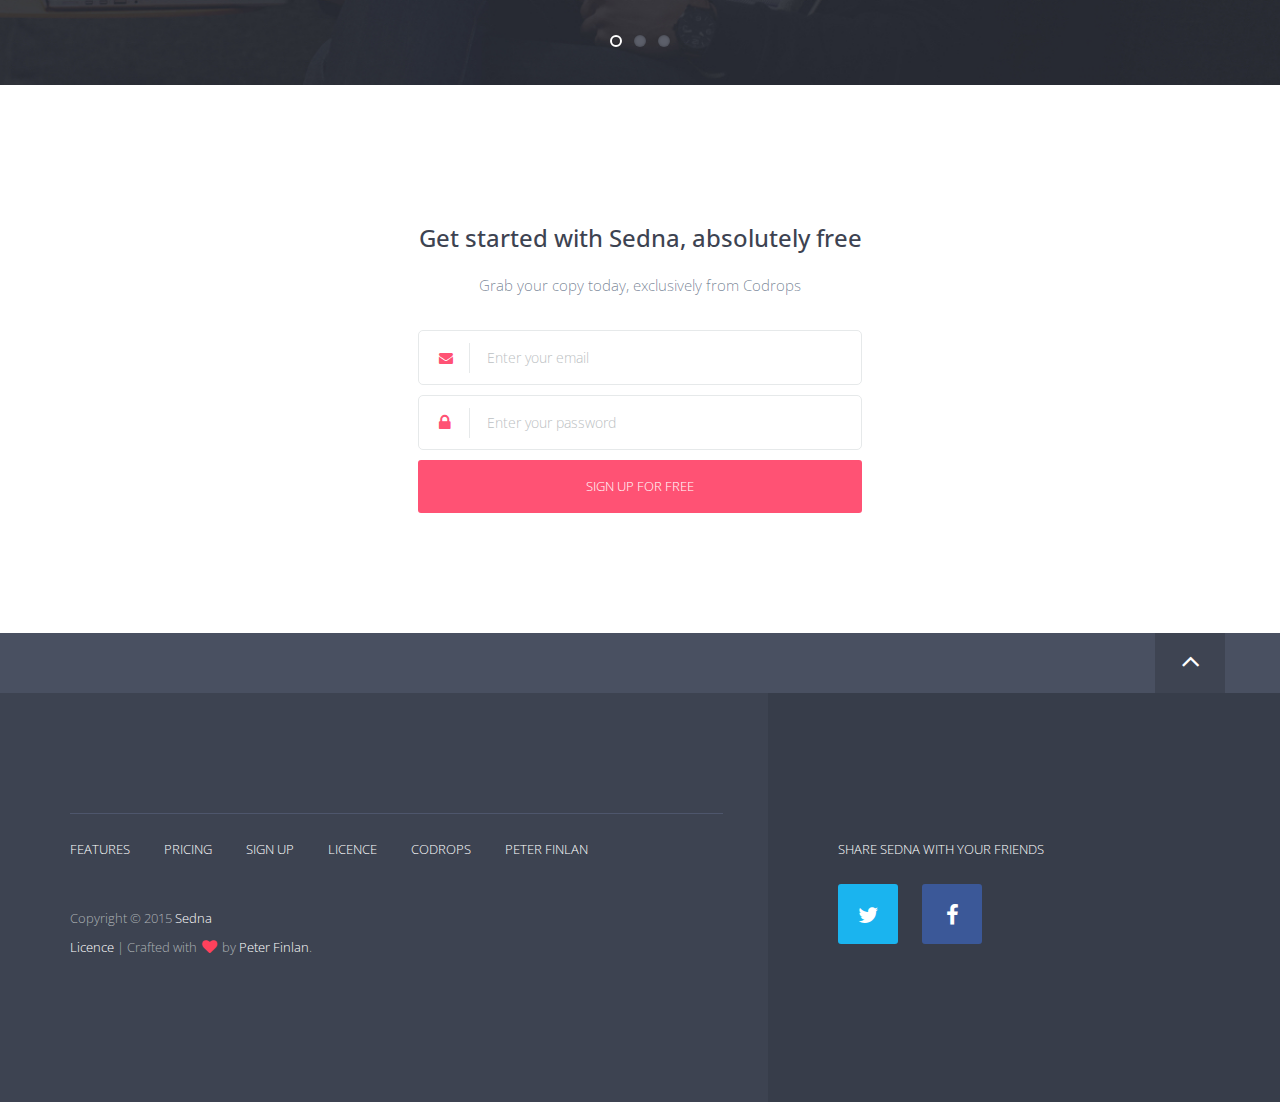
<file: themes/sedna/index.html>
<!doctype html>
<!--[if lt IE 7]>      <html class="no-js lt-ie9 lt-ie8 lt-ie7" lang=""> <![endif]-->
<!--[if IE 7]>         <html class="no-js lt-ie9 lt-ie8" lang=""> <![endif]-->
<!--[if IE 8]>         <html class="no-js lt-ie9" lang=""> <![endif]-->
<!--[if gt IE 8]><!--> <html class="no-js" lang=""> <!--<![endif]-->
<head>
    <meta charset="utf-8">
    <!--<meta http-equiv="X-UA-Compatible" content="IE=edge,chrome=1">-->
    <meta http-equiv="X-UA-Compatible" content="IE=edge" />
    <title>Sedna - A Free HTML5/CSS3 website by Peter Finlan</title>
    <meta name="description" content="">
    <meta name="viewport" content="width=device-width, initial-scale=1">
    <link rel="apple-touch-icon" href="apple-touch-icon.png">
    <link rel="icon" type="image/png" href="favicon-32x32.png" sizes="32x32" />
    <link rel="icon" type="image/png" href="favicon-16x16.png" sizes="16x16" />
    <link rel="stylesheet" href="css/normalize.min.css">
    <link rel="stylesheet" href="css/bootstrap.min.css">
    <link rel="stylesheet" href="css/jquery.fancybox.css">
    <link rel="stylesheet" href="css/flexslider.css">
    <link rel="stylesheet" href="css/styles.css">
    <link rel="stylesheet" href="css/queries.css">
    <link rel="stylesheet" href="css/etline-font.css">
    <link rel="stylesheet" href="bower_components/animate.css/animate.min.css">
    <link rel="stylesheet" href="http://maxcdn.bootstrapcdn.com/font-awesome/4.3.0/css/font-awesome.min.css">
    <script src="js/vendor/modernizr-2.8.3-respond-1.4.2.min.js"></script>
</head>
<body id="top">
    <!--[if lt IE 8]>
    <p class="browserupgrade">You are using an <strong>outdated</strong> browser. Please <a href="http://browsehappy.com/">upgrade your browser</a> to improve your experience.</p>
    <![endif]-->
    <section class="hero">
        <section class="navigation">
            <header>
                <div class="header-content">
                    <div class="logo"><a href="#"><img src="img/sedna-logo.png" alt="Sedna logo"></a></div>
                    <div class="header-nav">
                        <nav>
                            <ul class="primary-nav">
                                <li><a href="#features">Features</a></li>
                                <li><a href="#assets">Assets</a></li>
                                <li><a href="#blog">Blog</a></li>
                                <li><a href="#download">Download</a></li>
                            </ul>
                            <ul class="member-actions">
                                <li><a href="#download" class="login">Log in</a></li>
                                <li><a href="#download" class="btn-white btn-small">Sign up</a></li>
                            </ul>
                        </nav>
                    </div>
                    <div class="navicon">
                        <a class="nav-toggle" href="#"><span></span></a>
                    </div>
                </div>
            </header>
        </section>
        <div class="container">
            <div class="row">
                <div class="col-md-10 col-md-offset-1">
                    <div class="hero-content text-center">
                        <h1>Design, collaborate, win!</h1>
                        <p class="intro">Introducing “Sedna”. A responsive one page website, designed & developed by Peter Finlan, exclusively for Codrops.</p>
                        <a href="#" class="btn btn-fill btn-large btn-margin-right">Download</a> <a href="#" class="btn btn-accent btn-large">Learn more</a>
                    </div>
                </div>
            </div>
        </div>
        <div class="down-arrow floating-arrow"><a href="#"><i class="fa fa-angle-down"></i></a></div>
    </section>
    <section class="intro section-padding">
        <div class="container">
            <div class="row">
                <div class="col-md-4 intro-feature">
                    <div class="intro-icon">
                        <span data-icon="&#xe033;" class="icon"></span>
                    </div>
                    <div class="intro-content">
                        <h5>Easily Customised</h5>
                        <p>Easily customise Sedna to suit your start up, portfolio or product. Take advantage of the layered Sketch file and bring your product to life.</p>
                    </div>
                </div>
                <div class="col-md-4 intro-feature">
                    <div class="intro-icon">
                        <span data-icon="&#xe030;" class="icon"></span>
                    </div>
                    <div class="intro-content">
                        <h5>Modern Design</h5>
                        <p>Designed with modern trends and techniques in mind, Sedna will help your product stand out in an already saturated market.</p>
                    </div>
                </div>
                <div class="col-md-4 intro-feature">
                    <div class="intro-icon">
                        <span data-icon="&#xe046;" class="icon"></span>
                    </div>
                    <div class="intro-content last">
                        <h5>Responsive Development</h5>
                        <p>Built using the latest web technologies like html5, css3, and jQuery, rest assured Sedna will look smashing on every device under the sun.</p>
                    </div>
                </div>
            </div>
        </div>
    </section>
    <section class="features section-padding" id="features">
        <div class="container">
            <div class="row">
                <div class="col-md-5 col-md-offset-7">
                    <div class="feature-list">
                        <h3>Sedna will drive your product forward</h3>
                        <p>Present your product, start up, or portfolio in a beautifully modern way. Turn your visitors in to clients.</p>
                        <ul class="features-stack">
                            <li class="feature-item">
                                <div class="feature-icon">
                                    <span data-icon="&#xe03e;" class="icon"></span>
                                </div>
                                <div class="feature-content">
                                    <h5>Universal & Responsive</h5>
                                    <p>Sedna is universal and will look smashing on any device.</p>
                                </div>
                            </li>
                            <li class="feature-item">
                                <div class="feature-icon">
                                    <span data-icon="&#xe040;" class="icon"></span>
                                </div>
                                <div class="feature-content">
                                    <h5>User Centric Design</h5>
                                    <p>Sedna takes advantage of common design patterns, allowing for a seamless experience for users of all levels.</p>
                                </div>
                            </li>
                            <li class="feature-item">
                                <div class="feature-icon">
                                    <span data-icon="&#xe03c;" class="icon"></span>
                                </div>
                                <div class="feature-content">
                                    <h5>Clean reusable code</h5>
                                    <p>Download and re-use the Sedna open source code for any other project you like.</p>
                                </div>
                            </li>
                        </ul>
                    </div>
                </div>
            </div>
        </div>
        <div class="device-showcase">
            <div class="devices">
                <div class="ipad-wrap wp1"></div>
                <div class="iphone-wrap wp2"></div>
            </div>
        </div>
        <div class="responsive-feature-img"><img src="img/devices.png" alt="responsive devices"></div>
    </section>
    <section class="features-extra section-padding" id="assets">
        <div class="container">
            <div class="row">
                <div class="col-md-5">
                    <div class="feature-list">
                        <h3>Designed with Sketch!</h3>
                        <p>Easily change/switch/swap every placeholder inside every image on Sedna with the included Sketch files. You’ll have this template customised to suit your business in no time! </p>
                        <p>Nam vehicula malesuada lectus, interdum fringilla nibh. Duis aliquam vitae metus a pharetra. Lorem ipsum dolor sit amet, consectetur adipiscing elit. Donec fermentum augue quis augue ornare, eget faucibus felis pharetra. Proin condimentum et leo quis fringilla.
                        </p>
                        <a href="#" class="btn btn-ghost btn-accent btn-small">What's Sketch?</a>
                    </div>
                </div>
            </div>
        </div>
        <div class="macbook-wrap wp3"></div>
        <div class="responsive-feature-img"><img src="img/macbook-pro.png" alt="responsive devices"></div>
    </section>
    <section class="hero-strip section-padding">
        <div class="container">
            <div class="col-md-12 text-center">
                <h2>
                Customise Sedna with the included <span class="sketch">Sketch <i class="version">3</i></span> file
                </h2>
                <p>Change/swap/edit every aspect of Sedna before you hit development with the included Sketch file.</p>
                <a href="#" class="btn btn-ghost btn-accent btn-large">Download now!</a>
                <div class="logo-placeholder floating-logo"><img src="img/sketch-logo.png" alt="Sketch Logo"></div>
            </div>
        </div>
    </section>
    <section class="blog-intro section-padding" id="blog">
        <div class="container">
            <div class="row">
                <div class="col-md-12">
                    <h3>Showcase your smashing product with Sedna</h3>
                </div>
            </div>
            <div class="row">
                <div class="col-md-6 col-sm-12 col-xs-12 leftcol">
                    <h5>EXCLUSIVE TO CODROPS</h5>
                    <p>Minim veniam, quis nostrud exercitation ullamco laboris nisi ut aliquip ex ea commodo consequat. Duis aute irure dolor in reprehenderit in voluptate velit esse cillum dolore eu fugiat nulla pariatur. Excepteur sint occaecat cupidatat non proident, sunt in culpa qui officia deserunt mollit anim id est laborum.</p>
                </div>
                <div class="col-md-6 col-sm-12 col-xs-12 rightcol">
                    <h5>SPREADING PIXELS AROUND THE WORLD</h5>
                    <p>Minim veniam, quis nostrud exercitation ullamco laboris nisi ut aliquip ex ea commodo consequat. Duis aute irure dolor in reprehenderit in voluptate velit esse cillum dolore eu fugiat nulla pariatur. Excepteur sint occaecat cupidatat non proident, sunt in culpa qui officia deserunt mollit anim id est laborum.</p>
                </div>
            </div>
        </div>
    </section>
    <section class="blog text-center">
        <div class="container-fluid">
            <div class="row">
                <div class="col-md-4">
                    <article class="blog-post">
                        <figure>
                            <a href="img/blog-img-01.jpg" class="single_image">
                                <div class="blog-img-wrap">
                                    <div class="overlay">
                                        <i class="fa fa-search"></i>
                                    </div>
                                    <img src="img/blog-img-01.jpg" alt="Sedna blog image"/>
                                </div>
                            </a>
                            <figcaption>
                            <h2><a href="#" class="blog-category" data-toggle="tooltip" data-placement="top" data-original-title="See more posts">Product</a></h2>
                            <p><a href="#" class="blog-post-title">Getting started with Sedna <i class="fa fa-angle-right"></i></a></p>
                            </figcaption>
                        </figure>
                    </article>
                </div>
                <div class="col-md-4">
                    <article class="blog-post">
                        <figure>
                            <a href="img/blog-img-02.jpg" class="single_image">
                                <div class="blog-img-wrap">
                                    <div class="overlay">
                                        <i class="fa fa-search"></i>
                                    </div>
                                    <img src="img/blog-img-02.jpg" alt="Sedna blog image"/>
                                </div>
                            </a>
                            <figcaption>
                            <h2><a href="#" class="blog-category" data-toggle="tooltip" data-placement="top" data-original-title="See more posts">Technology</a></h2>
                            <p><a href="#" class="blog-post-title">Why IE8 support is deminishing <i class="fa fa-angle-right"></i></a></p>
                            </figcaption>
                        </figure>
                    </article>
                </div>
                <div class="col-md-4">
                    <article class="blog-post">
                        <figure>
                            <a href="img/blog-img-03.jpg" class="single_image">
                                <div class="blog-img-wrap">
                                    <div class="overlay">
                                        <i class="fa fa-search"></i>
                                    </div>
                                    <img src="img/blog-img-03.jpg" class="single_image" alt="Sedna blog image"/>
                                </div>
                            </a>
                            <figcaption>
                            <h2><a href="#" class="blog-category" data-toggle="tooltip" data-placement="top" data-original-title="See more posts">Product</a></h2>
                            <p><a href="#" class="blog-post-title">Sedna tutorial: How to begin your <i class="fa fa-angle-right"></i></a></p>
                            </figcaption>
                        </figure>
                    </article>
                </div>
                <a href="#" class="btn btn-ghost btn-accent btn-small">More news</a>
            </div>
        </div>
    </section>
    <section class="testimonial-slider section-padding text-center">
        <div class="container">
            <div class="row">
                <div class="col-md-12">
                    <div class="flexslider">
                        <ul class="slides">
                            <li>
                                <div class="avatar"><img src="img/avatar.jpg" alt="Sedna Testimonial Avatar"></div>
                                <h2>"Lorem ipsum dolor sit amet, nullam lucia nisi."</h2>
                                <p class="author">Peter Finlan, Product Designer.</p>
                            </li>
                            <li>
                                <div class="avatar"><img src="img/mani.jpg" alt="Sedna Testimonial Avatar"></div>
                                <h2>"Nunc vel maximus purus. Nullam ac urna ornare."</h2>
                                <p class="author">Manoela Ilic, Founder @ Codrops.</p>
                            </li>
                            <li>
                                <div class="avatar"><img src="img/130.jpg" alt="Sedna Testimonial Avatar"></div>
                                <h2>"Nullam ac urna ornare, ultrices nisl ut, lacinia nisi."</h2>
                                <p class="author">Blaz Robar, Pixel Guru</p>
                            </li>
                        </ul>
                    </div>
                </div>
            </div>
        </div>
    </section>
    <section class="sign-up section-padding text-center" id="download">
        <div class="container">
            <div class="row">
                <div class="col-md-6 col-md-offset-3">
                    <h3>Get started with Sedna, absolutely free</h3>
                    <p>Grab your copy today, exclusively from Codrops</p>
                    <form class="signup-form" action="#" method="POST" role="form">
                        <div class="form-input-group">
                            <i class="fa fa-envelope"></i><input type="text" class="" placeholder="Enter your email" required>
                        </div>
                        <div class="form-input-group">
                            <i class="fa fa-lock"></i><input type="text" class="" placeholder="Enter your password" required>
                        </div>
                        <button type="submit" class="btn-fill sign-up-btn">Sign up for free</button>
                    </form>
                </div>
            </div>
        </div>
    </section>
    <section class="to-top">
        <div class="container">
            <div class="row">
                <div class="to-top-wrap">
                    <a href="#top" class="top"><i class="fa fa-angle-up"></i></a>
                </div>
            </div>
        </div>
    </section>
    <footer>
        <div class="container">
            <div class="row">
                <div class="col-md-7">
                    <div class="footer-links">
                        <ul class="footer-group">
                            <li><a href="#">Features</a></li>
                            <li><a href="#">Pricing</a></li>
                            <li><a href="#">Sign up</a></li>
                            <li><a href="http://tympanus.net/codrops/licensing/">Licence</a></li>
                            <li><a href="http://tympanus.net/codrops/">Codrops</a></li>
                            <li><a href="http://www.peterfinlan.com/">Peter Finlan</a></li>
                        </ul>
                        <p>Copyright © 2015 <a href="#">Sedna</a><br>
                        <a href="http://tympanus.net/codrops/licensing/">Licence</a> | Crafted with <span class="fa fa-heart pulse2"></span> by <a href="http://www.peterfinlan.com/">Peter Finlan</a>.</p>
                    </div>
                </div>
                <div class="social-share">
                    <p>Share Sedna with your friends</p>
                    <a href="https://twitter.com/peterfinlan" class="twitter-share"><i class="fa fa-twitter"></i></a> <a href="#" class="facebook-share"><i class="fa fa-facebook"></i></a>
                </div>
            </div>
        </div>
    </footer>
    <script src="http://ajax.googleapis.com/ajax/libs/jquery/1.11.2/jquery.min.js"></script>
    <script>window.jQuery || document.write('<script src="js/vendor/jquery-1.11.2.min.js"><\/script>')</script>
    <script src="bower_components/retina.js/dist/retina.js"></script>
    <script src="js/jquery.fancybox.pack.js"></script>
    <script src="js/vendor/bootstrap.min.js"></script>
    <script src="js/scripts.js"></script>
    <script src="js/jquery.flexslider-min.js"></script>
    <script src="bower_components/classie/classie.js"></script>
    <script src="bower_components/jquery-waypoints/lib/jquery.waypoints.min.js"></script>
    <!-- Google Analytics: change UA-XXXXX-X to be your site's ID. -->
    <script>
    (function(b,o,i,l,e,r){b.GoogleAnalyticsObject=l;b[l]||(b[l]=
    function(){(b[l].q=b[l].q||[]).push(arguments)});b[l].l=+new Date;
    e=o.createElement(i);r=o.getElementsByTagName(i)[0];
    e.src='//www.google-analytics.com/analytics.js';
    r.parentNode.insertBefore(e,r)}(window,document,'script','ga'));
    ga('create','UA-XXXXX-X','auto');ga('send','pageview');
    </script>
</body>
</html>
</file>
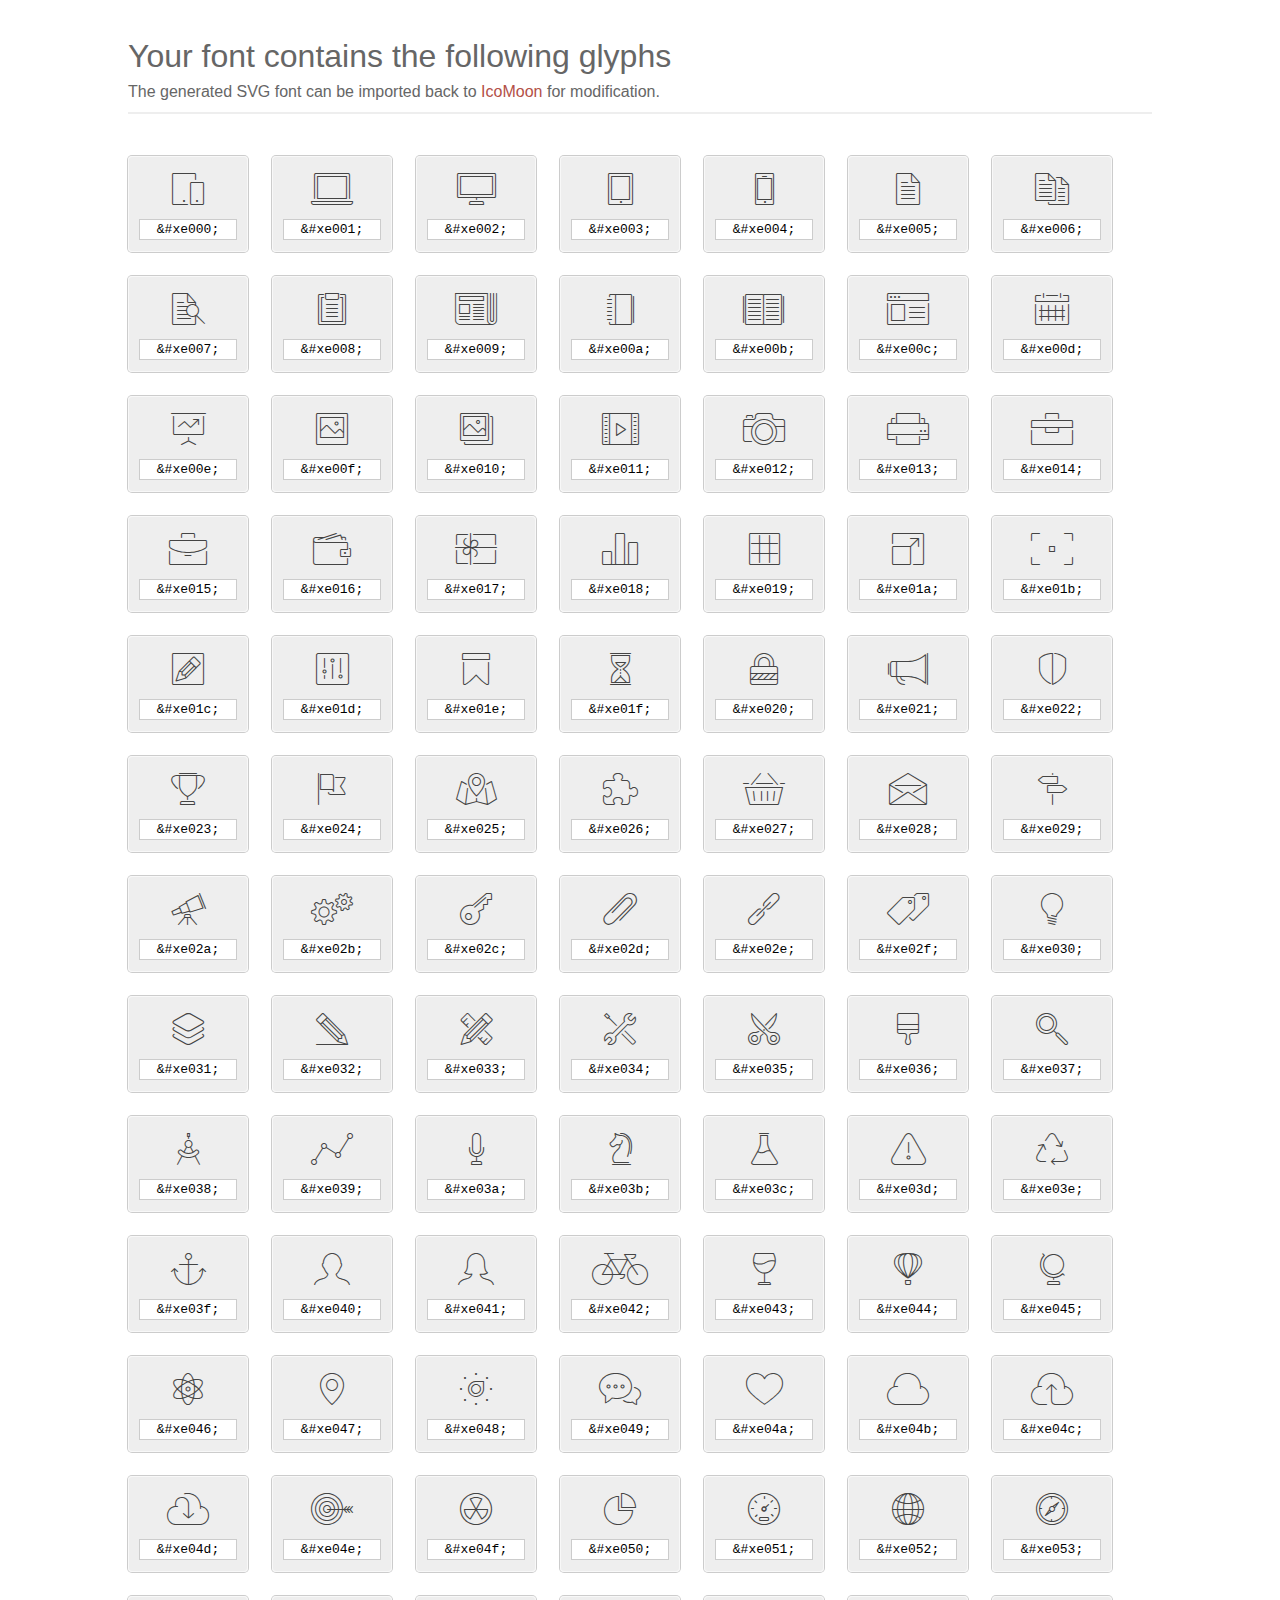
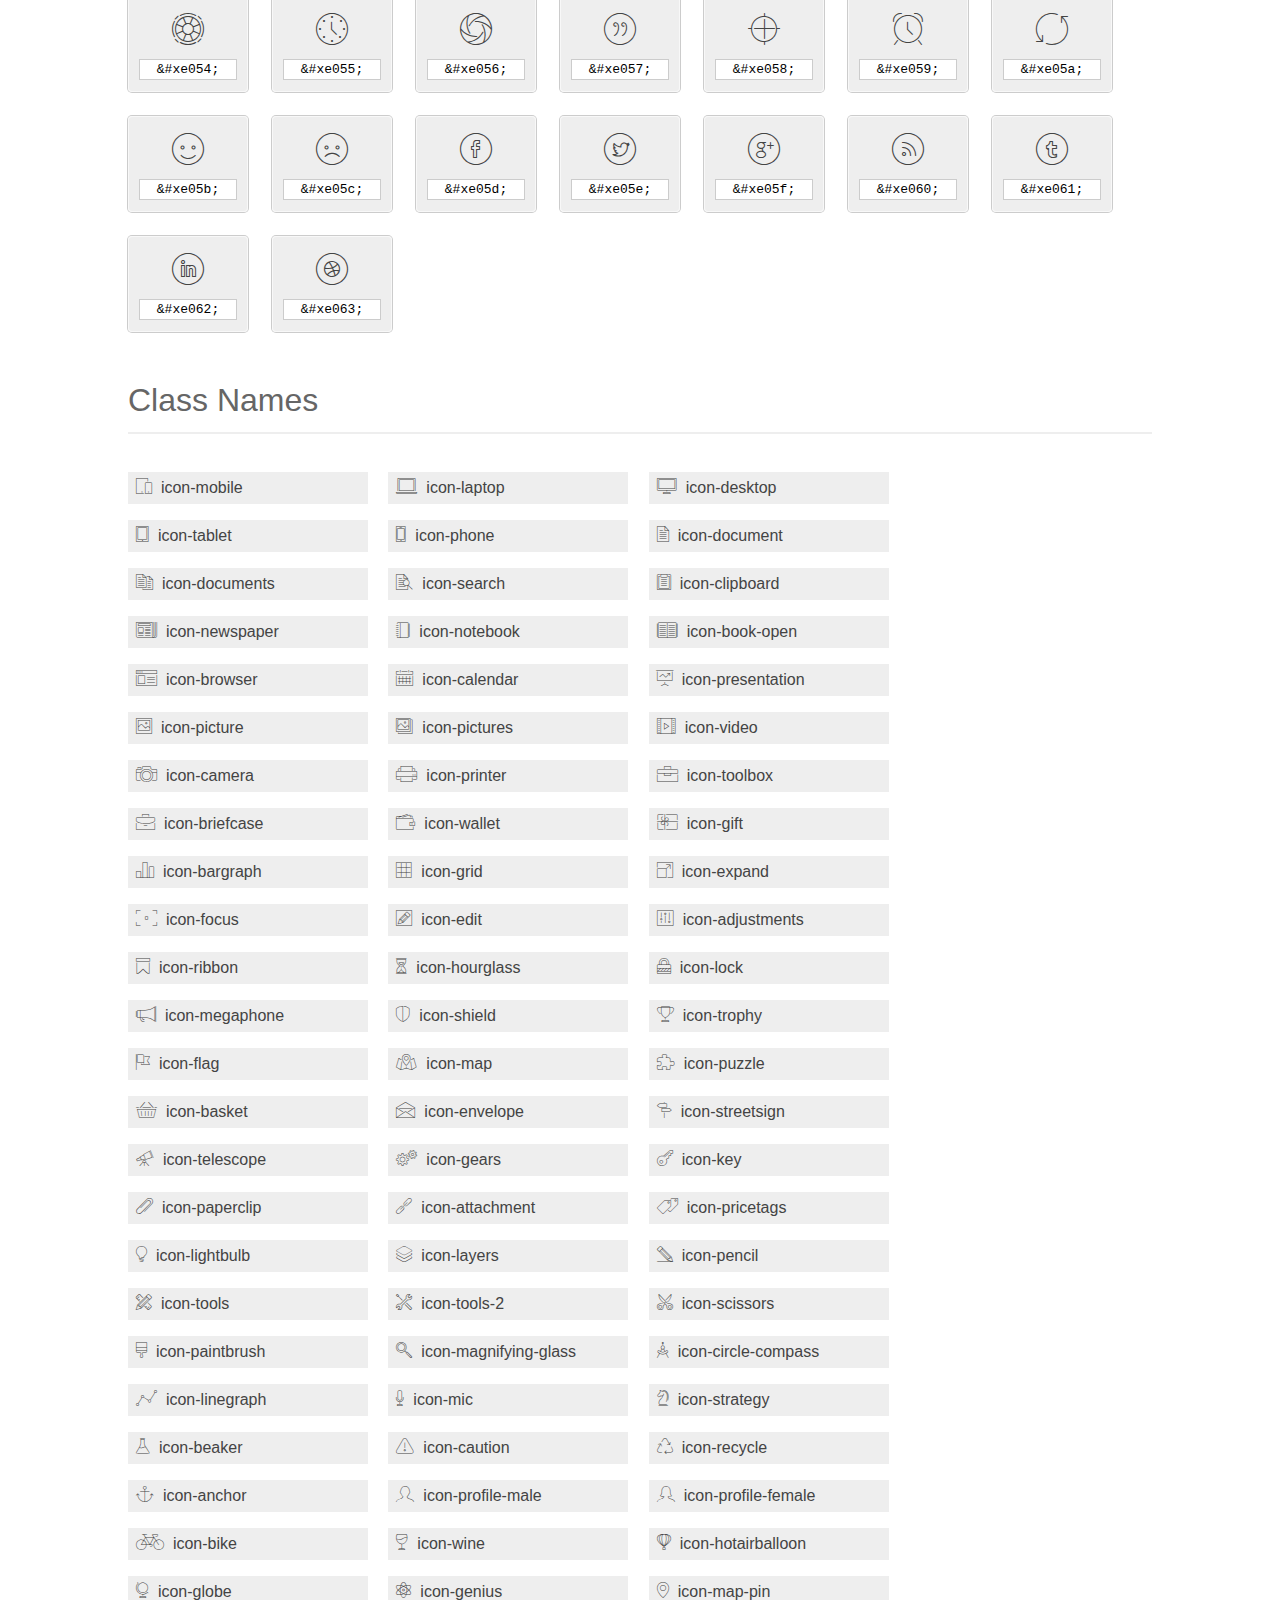
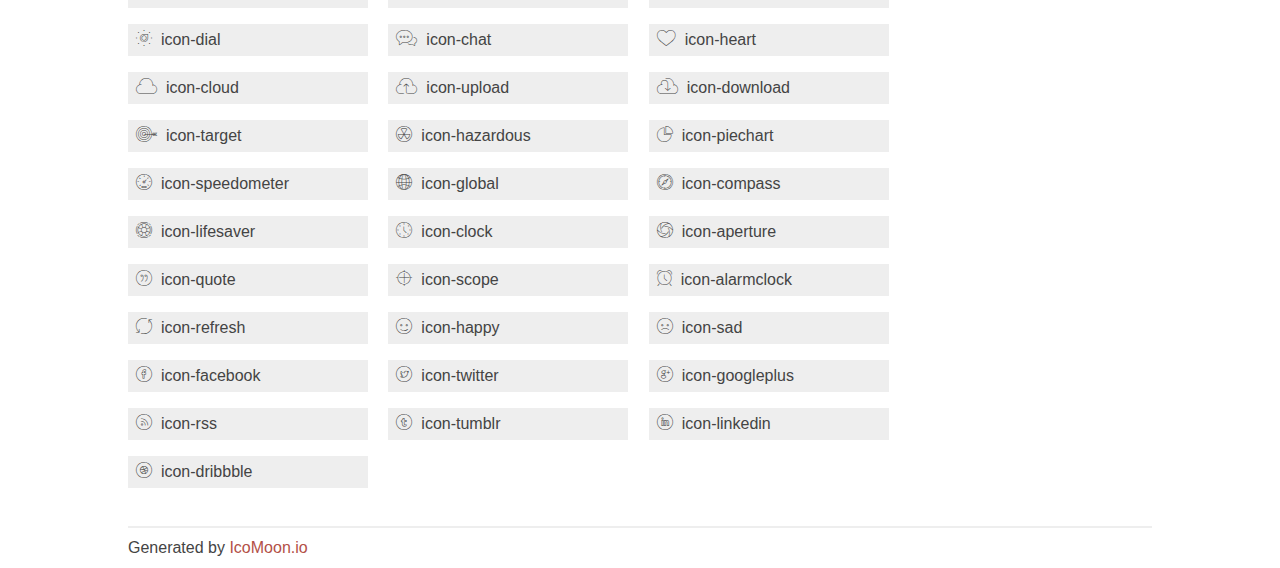
<file: themes/sedna/fonts/et-line-font/index.html>
<!doctype html>
<html>
<head>
<title>Your Font/Glyphs</title>
<link rel="stylesheet" href="style.css" />
<!--[if lte IE 7]><script src="lte-ie7.js"></script><![endif]-->
<style>
	section, header, footer {display: block;}
	body {
		font-family: sans-serif;
		color: #444;
		line-height: 1.5;
		font-size: 1em;
	}
	* {
		-moz-box-sizing: border-box;
		-webkit-box-sizing: border-box;
		box-sizing: border-box;
		margin: 0;
		padding: 0;
	}
	.glyph {
		font-size: 16px;
		float: left;
		text-align: center;
		background: #eee;
		padding: .75em;
		margin: .75em 1.5em .75em 0;
		width: 7.5em;
		border-radius: .25em;
		box-shadow: inset 0 0 0 1px #f8f8f8, 0 0 0 1px #CCC;
	}
	.glyph input {
		font-family: consolas, monospace;
		font-size: 13px;
		width: 100%;
		text-align: center;
		border: 0;
		box-shadow: 0 0 0 1px #ccc;
		padding: .125em;
	}
	.w-main {
		width: 80%;
	}
	.centered {
		margin-left: auto;
		margin-right: auto;
	}
	.fs1 {
		font-size: 2em;
	}
	header {
		margin: 2em 0;
		padding-bottom: .5em;
		color: #666;
		box-shadow: 0 2px #eee;
	}
	header h1 {
		font-size: 2em;
		font-weight: normal;
	}
	.clearfix:before, .clearfix:after { content: ""; display: table; }
	.clearfix:after, .clear { clear: both; }
	footer {
		margin-top: 2em;
		padding: .5em 0;
		box-shadow: 0 -2px #eee;
	}
	a, a:visited {
		color: #B35047;
		text-decoration: none;
	}
	a:hover, a:focus {color: #000;}
	.box1 {
		font-size: 16px;
		display: inline-block;
		width: 15em;
		padding: .25em .5em;
		background: #eee;
		margin: .5em 1em .5em 0;
	}
</style>
</head>
<body>
	<div class="w-main centered">
	<section class="mtm clearfix" id="glyphs">
	<header>
		<h1>Your font contains the following glyphs</h1>
		<p>The generated SVG font can be imported back to <a href="http://icomoon.io/app">IcoMoon</a> for modification.</p>
	</header>
	<div class="glyph">
		<div class="fs1" aria-hidden="true" data-icon="&#xe000;"></div>
		<input type="text" readonly="readonly" value="&amp;#xe000;" />
	</div>
	<div class="glyph">
		<div class="fs1" aria-hidden="true" data-icon="&#xe001;"></div>
		<input type="text" readonly="readonly" value="&amp;#xe001;" />
	</div>
	<div class="glyph">
		<div class="fs1" aria-hidden="true" data-icon="&#xe002;"></div>
		<input type="text" readonly="readonly" value="&amp;#xe002;" />
	</div>
	<div class="glyph">
		<div class="fs1" aria-hidden="true" data-icon="&#xe003;"></div>
		<input type="text" readonly="readonly" value="&amp;#xe003;" />
	</div>
	<div class="glyph">
		<div class="fs1" aria-hidden="true" data-icon="&#xe004;"></div>
		<input type="text" readonly="readonly" value="&amp;#xe004;" />
	</div>
	<div class="glyph">
		<div class="fs1" aria-hidden="true" data-icon="&#xe005;"></div>
		<input type="text" readonly="readonly" value="&amp;#xe005;" />
	</div>
	<div class="glyph">
		<div class="fs1" aria-hidden="true" data-icon="&#xe006;"></div>
		<input type="text" readonly="readonly" value="&amp;#xe006;" />
	</div>
	<div class="glyph">
		<div class="fs1" aria-hidden="true" data-icon="&#xe007;"></div>
		<input type="text" readonly="readonly" value="&amp;#xe007;" />
	</div>
	<div class="glyph">
		<div class="fs1" aria-hidden="true" data-icon="&#xe008;"></div>
		<input type="text" readonly="readonly" value="&amp;#xe008;" />
	</div>
	<div class="glyph">
		<div class="fs1" aria-hidden="true" data-icon="&#xe009;"></div>
		<input type="text" readonly="readonly" value="&amp;#xe009;" />
	</div>
	<div class="glyph">
		<div class="fs1" aria-hidden="true" data-icon="&#xe00a;"></div>
		<input type="text" readonly="readonly" value="&amp;#xe00a;" />
	</div>
	<div class="glyph">
		<div class="fs1" aria-hidden="true" data-icon="&#xe00b;"></div>
		<input type="text" readonly="readonly" value="&amp;#xe00b;" />
	</div>
	<div class="glyph">
		<div class="fs1" aria-hidden="true" data-icon="&#xe00c;"></div>
		<input type="text" readonly="readonly" value="&amp;#xe00c;" />
	</div>
	<div class="glyph">
		<div class="fs1" aria-hidden="true" data-icon="&#xe00d;"></div>
		<input type="text" readonly="readonly" value="&amp;#xe00d;" />
	</div>
	<div class="glyph">
		<div class="fs1" aria-hidden="true" data-icon="&#xe00e;"></div>
		<input type="text" readonly="readonly" value="&amp;#xe00e;" />
	</div>
	<div class="glyph">
		<div class="fs1" aria-hidden="true" data-icon="&#xe00f;"></div>
		<input type="text" readonly="readonly" value="&amp;#xe00f;" />
	</div>
	<div class="glyph">
		<div class="fs1" aria-hidden="true" data-icon="&#xe010;"></div>
		<input type="text" readonly="readonly" value="&amp;#xe010;" />
	</div>
	<div class="glyph">
		<div class="fs1" aria-hidden="true" data-icon="&#xe011;"></div>
		<input type="text" readonly="readonly" value="&amp;#xe011;" />
	</div>
	<div class="glyph">
		<div class="fs1" aria-hidden="true" data-icon="&#xe012;"></div>
		<input type="text" readonly="readonly" value="&amp;#xe012;" />
	</div>
	<div class="glyph">
		<div class="fs1" aria-hidden="true" data-icon="&#xe013;"></div>
		<input type="text" readonly="readonly" value="&amp;#xe013;" />
	</div>
	<div class="glyph">
		<div class="fs1" aria-hidden="true" data-icon="&#xe014;"></div>
		<input type="text" readonly="readonly" value="&amp;#xe014;" />
	</div>
	<div class="glyph">
		<div class="fs1" aria-hidden="true" data-icon="&#xe015;"></div>
		<input type="text" readonly="readonly" value="&amp;#xe015;" />
	</div>
	<div class="glyph">
		<div class="fs1" aria-hidden="true" data-icon="&#xe016;"></div>
		<input type="text" readonly="readonly" value="&amp;#xe016;" />
	</div>
	<div class="glyph">
		<div class="fs1" aria-hidden="true" data-icon="&#xe017;"></div>
		<input type="text" readonly="readonly" value="&amp;#xe017;" />
	</div>
	<div class="glyph">
		<div class="fs1" aria-hidden="true" data-icon="&#xe018;"></div>
		<input type="text" readonly="readonly" value="&amp;#xe018;" />
	</div>
	<div class="glyph">
		<div class="fs1" aria-hidden="true" data-icon="&#xe019;"></div>
		<input type="text" readonly="readonly" value="&amp;#xe019;" />
	</div>
	<div class="glyph">
		<div class="fs1" aria-hidden="true" data-icon="&#xe01a;"></div>
		<input type="text" readonly="readonly" value="&amp;#xe01a;" />
	</div>
	<div class="glyph">
		<div class="fs1" aria-hidden="true" data-icon="&#xe01b;"></div>
		<input type="text" readonly="readonly" value="&amp;#xe01b;" />
	</div>
	<div class="glyph">
		<div class="fs1" aria-hidden="true" data-icon="&#xe01c;"></div>
		<input type="text" readonly="readonly" value="&amp;#xe01c;" />
	</div>
	<div class="glyph">
		<div class="fs1" aria-hidden="true" data-icon="&#xe01d;"></div>
		<input type="text" readonly="readonly" value="&amp;#xe01d;" />
	</div>
	<div class="glyph">
		<div class="fs1" aria-hidden="true" data-icon="&#xe01e;"></div>
		<input type="text" readonly="readonly" value="&amp;#xe01e;" />
	</div>
	<div class="glyph">
		<div class="fs1" aria-hidden="true" data-icon="&#xe01f;"></div>
		<input type="text" readonly="readonly" value="&amp;#xe01f;" />
	</div>
	<div class="glyph">
		<div class="fs1" aria-hidden="true" data-icon="&#xe020;"></div>
		<input type="text" readonly="readonly" value="&amp;#xe020;" />
	</div>
	<div class="glyph">
		<div class="fs1" aria-hidden="true" data-icon="&#xe021;"></div>
		<input type="text" readonly="readonly" value="&amp;#xe021;" />
	</div>
	<div class="glyph">
		<div class="fs1" aria-hidden="true" data-icon="&#xe022;"></div>
		<input type="text" readonly="readonly" value="&amp;#xe022;" />
	</div>
	<div class="glyph">
		<div class="fs1" aria-hidden="true" data-icon="&#xe023;"></div>
		<input type="text" readonly="readonly" value="&amp;#xe023;" />
	</div>
	<div class="glyph">
		<div class="fs1" aria-hidden="true" data-icon="&#xe024;"></div>
		<input type="text" readonly="readonly" value="&amp;#xe024;" />
	</div>
	<div class="glyph">
		<div class="fs1" aria-hidden="true" data-icon="&#xe025;"></div>
		<input type="text" readonly="readonly" value="&amp;#xe025;" />
	</div>
	<div class="glyph">
		<div class="fs1" aria-hidden="true" data-icon="&#xe026;"></div>
		<input type="text" readonly="readonly" value="&amp;#xe026;" />
	</div>
	<div class="glyph">
		<div class="fs1" aria-hidden="true" data-icon="&#xe027;"></div>
		<input type="text" readonly="readonly" value="&amp;#xe027;" />
	</div>
	<div class="glyph">
		<div class="fs1" aria-hidden="true" data-icon="&#xe028;"></div>
		<input type="text" readonly="readonly" value="&amp;#xe028;" />
	</div>
	<div class="glyph">
		<div class="fs1" aria-hidden="true" data-icon="&#xe029;"></div>
		<input type="text" readonly="readonly" value="&amp;#xe029;" />
	</div>
	<div class="glyph">
		<div class="fs1" aria-hidden="true" data-icon="&#xe02a;"></div>
		<input type="text" readonly="readonly" value="&amp;#xe02a;" />
	</div>
	<div class="glyph">
		<div class="fs1" aria-hidden="true" data-icon="&#xe02b;"></div>
		<input type="text" readonly="readonly" value="&amp;#xe02b;" />
	</div>
	<div class="glyph">
		<div class="fs1" aria-hidden="true" data-icon="&#xe02c;"></div>
		<input type="text" readonly="readonly" value="&amp;#xe02c;" />
	</div>
	<div class="glyph">
		<div class="fs1" aria-hidden="true" data-icon="&#xe02d;"></div>
		<input type="text" readonly="readonly" value="&amp;#xe02d;" />
	</div>
	<div class="glyph">
		<div class="fs1" aria-hidden="true" data-icon="&#xe02e;"></div>
		<input type="text" readonly="readonly" value="&amp;#xe02e;" />
	</div>
	<div class="glyph">
		<div class="fs1" aria-hidden="true" data-icon="&#xe02f;"></div>
		<input type="text" readonly="readonly" value="&amp;#xe02f;" />
	</div>
	<div class="glyph">
		<div class="fs1" aria-hidden="true" data-icon="&#xe030;"></div>
		<input type="text" readonly="readonly" value="&amp;#xe030;" />
	</div>
	<div class="glyph">
		<div class="fs1" aria-hidden="true" data-icon="&#xe031;"></div>
		<input type="text" readonly="readonly" value="&amp;#xe031;" />
	</div>
	<div class="glyph">
		<div class="fs1" aria-hidden="true" data-icon="&#xe032;"></div>
		<input type="text" readonly="readonly" value="&amp;#xe032;" />
	</div>
	<div class="glyph">
		<div class="fs1" aria-hidden="true" data-icon="&#xe033;"></div>
		<input type="text" readonly="readonly" value="&amp;#xe033;" />
	</div>
	<div class="glyph">
		<div class="fs1" aria-hidden="true" data-icon="&#xe034;"></div>
		<input type="text" readonly="readonly" value="&amp;#xe034;" />
	</div>
	<div class="glyph">
		<div class="fs1" aria-hidden="true" data-icon="&#xe035;"></div>
		<input type="text" readonly="readonly" value="&amp;#xe035;" />
	</div>
	<div class="glyph">
		<div class="fs1" aria-hidden="true" data-icon="&#xe036;"></div>
		<input type="text" readonly="readonly" value="&amp;#xe036;" />
	</div>
	<div class="glyph">
		<div class="fs1" aria-hidden="true" data-icon="&#xe037;"></div>
		<input type="text" readonly="readonly" value="&amp;#xe037;" />
	</div>
	<div class="glyph">
		<div class="fs1" aria-hidden="true" data-icon="&#xe038;"></div>
		<input type="text" readonly="readonly" value="&amp;#xe038;" />
	</div>
	<div class="glyph">
		<div class="fs1" aria-hidden="true" data-icon="&#xe039;"></div>
		<input type="text" readonly="readonly" value="&amp;#xe039;" />
	</div>
	<div class="glyph">
		<div class="fs1" aria-hidden="true" data-icon="&#xe03a;"></div>
		<input type="text" readonly="readonly" value="&amp;#xe03a;" />
	</div>
	<div class="glyph">
		<div class="fs1" aria-hidden="true" data-icon="&#xe03b;"></div>
		<input type="text" readonly="readonly" value="&amp;#xe03b;" />
	</div>
	<div class="glyph">
		<div class="fs1" aria-hidden="true" data-icon="&#xe03c;"></div>
		<input type="text" readonly="readonly" value="&amp;#xe03c;" />
	</div>
	<div class="glyph">
		<div class="fs1" aria-hidden="true" data-icon="&#xe03d;"></div>
		<input type="text" readonly="readonly" value="&amp;#xe03d;" />
	</div>
	<div class="glyph">
		<div class="fs1" aria-hidden="true" data-icon="&#xe03e;"></div>
		<input type="text" readonly="readonly" value="&amp;#xe03e;" />
	</div>
	<div class="glyph">
		<div class="fs1" aria-hidden="true" data-icon="&#xe03f;"></div>
		<input type="text" readonly="readonly" value="&amp;#xe03f;" />
	</div>
	<div class="glyph">
		<div class="fs1" aria-hidden="true" data-icon="&#xe040;"></div>
		<input type="text" readonly="readonly" value="&amp;#xe040;" />
	</div>
	<div class="glyph">
		<div class="fs1" aria-hidden="true" data-icon="&#xe041;"></div>
		<input type="text" readonly="readonly" value="&amp;#xe041;" />
	</div>
	<div class="glyph">
		<div class="fs1" aria-hidden="true" data-icon="&#xe042;"></div>
		<input type="text" readonly="readonly" value="&amp;#xe042;" />
	</div>
	<div class="glyph">
		<div class="fs1" aria-hidden="true" data-icon="&#xe043;"></div>
		<input type="text" readonly="readonly" value="&amp;#xe043;" />
	</div>
	<div class="glyph">
		<div class="fs1" aria-hidden="true" data-icon="&#xe044;"></div>
		<input type="text" readonly="readonly" value="&amp;#xe044;" />
	</div>
	<div class="glyph">
		<div class="fs1" aria-hidden="true" data-icon="&#xe045;"></div>
		<input type="text" readonly="readonly" value="&amp;#xe045;" />
	</div>
	<div class="glyph">
		<div class="fs1" aria-hidden="true" data-icon="&#xe046;"></div>
		<input type="text" readonly="readonly" value="&amp;#xe046;" />
	</div>
	<div class="glyph">
		<div class="fs1" aria-hidden="true" data-icon="&#xe047;"></div>
		<input type="text" readonly="readonly" value="&amp;#xe047;" />
	</div>
	<div class="glyph">
		<div class="fs1" aria-hidden="true" data-icon="&#xe048;"></div>
		<input type="text" readonly="readonly" value="&amp;#xe048;" />
	</div>
	<div class="glyph">
		<div class="fs1" aria-hidden="true" data-icon="&#xe049;"></div>
		<input type="text" readonly="readonly" value="&amp;#xe049;" />
	</div>
	<div class="glyph">
		<div class="fs1" aria-hidden="true" data-icon="&#xe04a;"></div>
		<input type="text" readonly="readonly" value="&amp;#xe04a;" />
	</div>
	<div class="glyph">
		<div class="fs1" aria-hidden="true" data-icon="&#xe04b;"></div>
		<input type="text" readonly="readonly" value="&amp;#xe04b;" />
	</div>
	<div class="glyph">
		<div class="fs1" aria-hidden="true" data-icon="&#xe04c;"></div>
		<input type="text" readonly="readonly" value="&amp;#xe04c;" />
	</div>
	<div class="glyph">
		<div class="fs1" aria-hidden="true" data-icon="&#xe04d;"></div>
		<input type="text" readonly="readonly" value="&amp;#xe04d;" />
	</div>
	<div class="glyph">
		<div class="fs1" aria-hidden="true" data-icon="&#xe04e;"></div>
		<input type="text" readonly="readonly" value="&amp;#xe04e;" />
	</div>
	<div class="glyph">
		<div class="fs1" aria-hidden="true" data-icon="&#xe04f;"></div>
		<input type="text" readonly="readonly" value="&amp;#xe04f;" />
	</div>
	<div class="glyph">
		<div class="fs1" aria-hidden="true" data-icon="&#xe050;"></div>
		<input type="text" readonly="readonly" value="&amp;#xe050;" />
	</div>
	<div class="glyph">
		<div class="fs1" aria-hidden="true" data-icon="&#xe051;"></div>
		<input type="text" readonly="readonly" value="&amp;#xe051;" />
	</div>
	<div class="glyph">
		<div class="fs1" aria-hidden="true" data-icon="&#xe052;"></div>
		<input type="text" readonly="readonly" value="&amp;#xe052;" />
	</div>
	<div class="glyph">
		<div class="fs1" aria-hidden="true" data-icon="&#xe053;"></div>
		<input type="text" readonly="readonly" value="&amp;#xe053;" />
	</div>
	<div class="glyph">
		<div class="fs1" aria-hidden="true" data-icon="&#xe054;"></div>
		<input type="text" readonly="readonly" value="&amp;#xe054;" />
	</div>
	<div class="glyph">
		<div class="fs1" aria-hidden="true" data-icon="&#xe055;"></div>
		<input type="text" readonly="readonly" value="&amp;#xe055;" />
	</div>
	<div class="glyph">
		<div class="fs1" aria-hidden="true" data-icon="&#xe056;"></div>
		<input type="text" readonly="readonly" value="&amp;#xe056;" />
	</div>
	<div class="glyph">
		<div class="fs1" aria-hidden="true" data-icon="&#xe057;"></div>
		<input type="text" readonly="readonly" value="&amp;#xe057;" />
	</div>
	<div class="glyph">
		<div class="fs1" aria-hidden="true" data-icon="&#xe058;"></div>
		<input type="text" readonly="readonly" value="&amp;#xe058;" />
	</div>
	<div class="glyph">
		<div class="fs1" aria-hidden="true" data-icon="&#xe059;"></div>
		<input type="text" readonly="readonly" value="&amp;#xe059;" />
	</div>
	<div class="glyph">
		<div class="fs1" aria-hidden="true" data-icon="&#xe05a;"></div>
		<input type="text" readonly="readonly" value="&amp;#xe05a;" />
	</div>
	<div class="glyph">
		<div class="fs1" aria-hidden="true" data-icon="&#xe05b;"></div>
		<input type="text" readonly="readonly" value="&amp;#xe05b;" />
	</div>
	<div class="glyph">
		<div class="fs1" aria-hidden="true" data-icon="&#xe05c;"></div>
		<input type="text" readonly="readonly" value="&amp;#xe05c;" />
	</div>
	<div class="glyph">
		<div class="fs1" aria-hidden="true" data-icon="&#xe05d;"></div>
		<input type="text" readonly="readonly" value="&amp;#xe05d;" />
	</div>
	<div class="glyph">
		<div class="fs1" aria-hidden="true" data-icon="&#xe05e;"></div>
		<input type="text" readonly="readonly" value="&amp;#xe05e;" />
	</div>
	<div class="glyph">
		<div class="fs1" aria-hidden="true" data-icon="&#xe05f;"></div>
		<input type="text" readonly="readonly" value="&amp;#xe05f;" />
	</div>
	<div class="glyph">
		<div class="fs1" aria-hidden="true" data-icon="&#xe060;"></div>
		<input type="text" readonly="readonly" value="&amp;#xe060;" />
	</div>
	<div class="glyph">
		<div class="fs1" aria-hidden="true" data-icon="&#xe061;"></div>
		<input type="text" readonly="readonly" value="&amp;#xe061;" />
	</div>
	<div class="glyph">
		<div class="fs1" aria-hidden="true" data-icon="&#xe062;"></div>
		<input type="text" readonly="readonly" value="&amp;#xe062;" />
	</div>
	<div class="glyph">
		<div class="fs1" aria-hidden="true" data-icon="&#xe063;"></div>
		<input type="text" readonly="readonly" value="&amp;#xe063;" />
	</div>
	</section>
	<div class="clear"></div>
	<section class="mtm clearfix" id="glyphs">
	<header>
		<h1>Class Names</h1>
	</header>
	<span class="box1">
		<span aria-hidden="true" class="icon-mobile"></span>
		&nbsp;icon-mobile
	</span>
	<span class="box1">
		<span aria-hidden="true" class="icon-laptop"></span>
		&nbsp;icon-laptop
	</span>
	<span class="box1">
		<span aria-hidden="true" class="icon-desktop"></span>
		&nbsp;icon-desktop
	</span>
	<span class="box1">
		<span aria-hidden="true" class="icon-tablet"></span>
		&nbsp;icon-tablet
	</span>
	<span class="box1">
		<span aria-hidden="true" class="icon-phone"></span>
		&nbsp;icon-phone
	</span>
	<span class="box1">
		<span aria-hidden="true" class="icon-document"></span>
		&nbsp;icon-document
	</span>
	<span class="box1">
		<span aria-hidden="true" class="icon-documents"></span>
		&nbsp;icon-documents
	</span>
	<span class="box1">
		<span aria-hidden="true" class="icon-search"></span>
		&nbsp;icon-search
	</span>
	<span class="box1">
		<span aria-hidden="true" class="icon-clipboard"></span>
		&nbsp;icon-clipboard
	</span>
	<span class="box1">
		<span aria-hidden="true" class="icon-newspaper"></span>
		&nbsp;icon-newspaper
	</span>
	<span class="box1">
		<span aria-hidden="true" class="icon-notebook"></span>
		&nbsp;icon-notebook
	</span>
	<span class="box1">
		<span aria-hidden="true" class="icon-book-open"></span>
		&nbsp;icon-book-open
	</span>
	<span class="box1">
		<span aria-hidden="true" class="icon-browser"></span>
		&nbsp;icon-browser
	</span>
	<span class="box1">
		<span aria-hidden="true" class="icon-calendar"></span>
		&nbsp;icon-calendar
	</span>
	<span class="box1">
		<span aria-hidden="true" class="icon-presentation"></span>
		&nbsp;icon-presentation
	</span>
	<span class="box1">
		<span aria-hidden="true" class="icon-picture"></span>
		&nbsp;icon-picture
	</span>
	<span class="box1">
		<span aria-hidden="true" class="icon-pictures"></span>
		&nbsp;icon-pictures
	</span>
	<span class="box1">
		<span aria-hidden="true" class="icon-video"></span>
		&nbsp;icon-video
	</span>
	<span class="box1">
		<span aria-hidden="true" class="icon-camera"></span>
		&nbsp;icon-camera
	</span>
	<span class="box1">
		<span aria-hidden="true" class="icon-printer"></span>
		&nbsp;icon-printer
	</span>
	<span class="box1">
		<span aria-hidden="true" class="icon-toolbox"></span>
		&nbsp;icon-toolbox
	</span>
	<span class="box1">
		<span aria-hidden="true" class="icon-briefcase"></span>
		&nbsp;icon-briefcase
	</span>
	<span class="box1">
		<span aria-hidden="true" class="icon-wallet"></span>
		&nbsp;icon-wallet
	</span>
	<span class="box1">
		<span aria-hidden="true" class="icon-gift"></span>
		&nbsp;icon-gift
	</span>
	<span class="box1">
		<span aria-hidden="true" class="icon-bargraph"></span>
		&nbsp;icon-bargraph
	</span>
	<span class="box1">
		<span aria-hidden="true" class="icon-grid"></span>
		&nbsp;icon-grid
	</span>
	<span class="box1">
		<span aria-hidden="true" class="icon-expand"></span>
		&nbsp;icon-expand
	</span>
	<span class="box1">
		<span aria-hidden="true" class="icon-focus"></span>
		&nbsp;icon-focus
	</span>
	<span class="box1">
		<span aria-hidden="true" class="icon-edit"></span>
		&nbsp;icon-edit
	</span>
	<span class="box1">
		<span aria-hidden="true" class="icon-adjustments"></span>
		&nbsp;icon-adjustments
	</span>
	<span class="box1">
		<span aria-hidden="true" class="icon-ribbon"></span>
		&nbsp;icon-ribbon
	</span>
	<span class="box1">
		<span aria-hidden="true" class="icon-hourglass"></span>
		&nbsp;icon-hourglass
	</span>
	<span class="box1">
		<span aria-hidden="true" class="icon-lock"></span>
		&nbsp;icon-lock
	</span>
	<span class="box1">
		<span aria-hidden="true" class="icon-megaphone"></span>
		&nbsp;icon-megaphone
	</span>
	<span class="box1">
		<span aria-hidden="true" class="icon-shield"></span>
		&nbsp;icon-shield
	</span>
	<span class="box1">
		<span aria-hidden="true" class="icon-trophy"></span>
		&nbsp;icon-trophy
	</span>
	<span class="box1">
		<span aria-hidden="true" class="icon-flag"></span>
		&nbsp;icon-flag
	</span>
	<span class="box1">
		<span aria-hidden="true" class="icon-map"></span>
		&nbsp;icon-map
	</span>
	<span class="box1">
		<span aria-hidden="true" class="icon-puzzle"></span>
		&nbsp;icon-puzzle
	</span>
	<span class="box1">
		<span aria-hidden="true" class="icon-basket"></span>
		&nbsp;icon-basket
	</span>
	<span class="box1">
		<span aria-hidden="true" class="icon-envelope"></span>
		&nbsp;icon-envelope
	</span>
	<span class="box1">
		<span aria-hidden="true" class="icon-streetsign"></span>
		&nbsp;icon-streetsign
	</span>
	<span class="box1">
		<span aria-hidden="true" class="icon-telescope"></span>
		&nbsp;icon-telescope
	</span>
	<span class="box1">
		<span aria-hidden="true" class="icon-gears"></span>
		&nbsp;icon-gears
	</span>
	<span class="box1">
		<span aria-hidden="true" class="icon-key"></span>
		&nbsp;icon-key
	</span>
	<span class="box1">
		<span aria-hidden="true" class="icon-paperclip"></span>
		&nbsp;icon-paperclip
	</span>
	<span class="box1">
		<span aria-hidden="true" class="icon-attachment"></span>
		&nbsp;icon-attachment
	</span>
	<span class="box1">
		<span aria-hidden="true" class="icon-pricetags"></span>
		&nbsp;icon-pricetags
	</span>
	<span class="box1">
		<span aria-hidden="true" class="icon-lightbulb"></span>
		&nbsp;icon-lightbulb
	</span>
	<span class="box1">
		<span aria-hidden="true" class="icon-layers"></span>
		&nbsp;icon-layers
	</span>
	<span class="box1">
		<span aria-hidden="true" class="icon-pencil"></span>
		&nbsp;icon-pencil
	</span>
	<span class="box1">
		<span aria-hidden="true" class="icon-tools"></span>
		&nbsp;icon-tools
	</span>
	<span class="box1">
		<span aria-hidden="true" class="icon-tools-2"></span>
		&nbsp;icon-tools-2
	</span>
	<span class="box1">
		<span aria-hidden="true" class="icon-scissors"></span>
		&nbsp;icon-scissors
	</span>
	<span class="box1">
		<span aria-hidden="true" class="icon-paintbrush"></span>
		&nbsp;icon-paintbrush
	</span>
	<span class="box1">
		<span aria-hidden="true" class="icon-magnifying-glass"></span>
		&nbsp;icon-magnifying-glass
	</span>
	<span class="box1">
		<span aria-hidden="true" class="icon-circle-compass"></span>
		&nbsp;icon-circle-compass
	</span>
	<span class="box1">
		<span aria-hidden="true" class="icon-linegraph"></span>
		&nbsp;icon-linegraph
	</span>
	<span class="box1">
		<span aria-hidden="true" class="icon-mic"></span>
		&nbsp;icon-mic
	</span>
	<span class="box1">
		<span aria-hidden="true" class="icon-strategy"></span>
		&nbsp;icon-strategy
	</span>
	<span class="box1">
		<span aria-hidden="true" class="icon-beaker"></span>
		&nbsp;icon-beaker
	</span>
	<span class="box1">
		<span aria-hidden="true" class="icon-caution"></span>
		&nbsp;icon-caution
	</span>
	<span class="box1">
		<span aria-hidden="true" class="icon-recycle"></span>
		&nbsp;icon-recycle
	</span>
	<span class="box1">
		<span aria-hidden="true" class="icon-anchor"></span>
		&nbsp;icon-anchor
	</span>
	<span class="box1">
		<span aria-hidden="true" class="icon-profile-male"></span>
		&nbsp;icon-profile-male
	</span>
	<span class="box1">
		<span aria-hidden="true" class="icon-profile-female"></span>
		&nbsp;icon-profile-female
	</span>
	<span class="box1">
		<span aria-hidden="true" class="icon-bike"></span>
		&nbsp;icon-bike
	</span>
	<span class="box1">
		<span aria-hidden="true" class="icon-wine"></span>
		&nbsp;icon-wine
	</span>
	<span class="box1">
		<span aria-hidden="true" class="icon-hotairballoon"></span>
		&nbsp;icon-hotairballoon
	</span>
	<span class="box1">
		<span aria-hidden="true" class="icon-globe"></span>
		&nbsp;icon-globe
	</span>
	<span class="box1">
		<span aria-hidden="true" class="icon-genius"></span>
		&nbsp;icon-genius
	</span>
	<span class="box1">
		<span aria-hidden="true" class="icon-map-pin"></span>
		&nbsp;icon-map-pin
	</span>
	<span class="box1">
		<span aria-hidden="true" class="icon-dial"></span>
		&nbsp;icon-dial
	</span>
	<span class="box1">
		<span aria-hidden="true" class="icon-chat"></span>
		&nbsp;icon-chat
	</span>
	<span class="box1">
		<span aria-hidden="true" class="icon-heart"></span>
		&nbsp;icon-heart
	</span>
	<span class="box1">
		<span aria-hidden="true" class="icon-cloud"></span>
		&nbsp;icon-cloud
	</span>
	<span class="box1">
		<span aria-hidden="true" class="icon-upload"></span>
		&nbsp;icon-upload
	</span>
	<span class="box1">
		<span aria-hidden="true" class="icon-download"></span>
		&nbsp;icon-download
	</span>
	<span class="box1">
		<span aria-hidden="true" class="icon-target"></span>
		&nbsp;icon-target
	</span>
	<span class="box1">
		<span aria-hidden="true" class="icon-hazardous"></span>
		&nbsp;icon-hazardous
	</span>
	<span class="box1">
		<span aria-hidden="true" class="icon-piechart"></span>
		&nbsp;icon-piechart
	</span>
	<span class="box1">
		<span aria-hidden="true" class="icon-speedometer"></span>
		&nbsp;icon-speedometer
	</span>
	<span class="box1">
		<span aria-hidden="true" class="icon-global"></span>
		&nbsp;icon-global
	</span>
	<span class="box1">
		<span aria-hidden="true" class="icon-compass"></span>
		&nbsp;icon-compass
	</span>
	<span class="box1">
		<span aria-hidden="true" class="icon-lifesaver"></span>
		&nbsp;icon-lifesaver
	</span>
	<span class="box1">
		<span aria-hidden="true" class="icon-clock"></span>
		&nbsp;icon-clock
	</span>
	<span class="box1">
		<span aria-hidden="true" class="icon-aperture"></span>
		&nbsp;icon-aperture
	</span>
	<span class="box1">
		<span aria-hidden="true" class="icon-quote"></span>
		&nbsp;icon-quote
	</span>
	<span class="box1">
		<span aria-hidden="true" class="icon-scope"></span>
		&nbsp;icon-scope
	</span>
	<span class="box1">
		<span aria-hidden="true" class="icon-alarmclock"></span>
		&nbsp;icon-alarmclock
	</span>
	<span class="box1">
		<span aria-hidden="true" class="icon-refresh"></span>
		&nbsp;icon-refresh
	</span>
	<span class="box1">
		<span aria-hidden="true" class="icon-happy"></span>
		&nbsp;icon-happy
	</span>
	<span class="box1">
		<span aria-hidden="true" class="icon-sad"></span>
		&nbsp;icon-sad
	</span>
	<span class="box1">
		<span aria-hidden="true" class="icon-facebook"></span>
		&nbsp;icon-facebook
	</span>
	<span class="box1">
		<span aria-hidden="true" class="icon-twitter"></span>
		&nbsp;icon-twitter
	</span>
	<span class="box1">
		<span aria-hidden="true" class="icon-googleplus"></span>
		&nbsp;icon-googleplus
	</span>
	<span class="box1">
		<span aria-hidden="true" class="icon-rss"></span>
		&nbsp;icon-rss
	</span>
	<span class="box1">
		<span aria-hidden="true" class="icon-tumblr"></span>
		&nbsp;icon-tumblr
	</span>
	<span class="box1">
		<span aria-hidden="true" class="icon-linkedin"></span>
		&nbsp;icon-linkedin
	</span>
	<span class="box1">
		<span aria-hidden="true" class="icon-dribbble"></span>
		&nbsp;icon-dribbble
	</span>
	</section>
	<footer>
		<p>Generated by <a href="http://icomoon.io">IcoMoon.io</a></p>
	</footer>
	</div>
	<script>
	document.getElementById("glyphs").addEventListener("click", function(e) {
		var target = e.target;
		if (target.tagName === "INPUT") {
			target.select();
		}
	});
	</script>
</body>
</html>
</file>
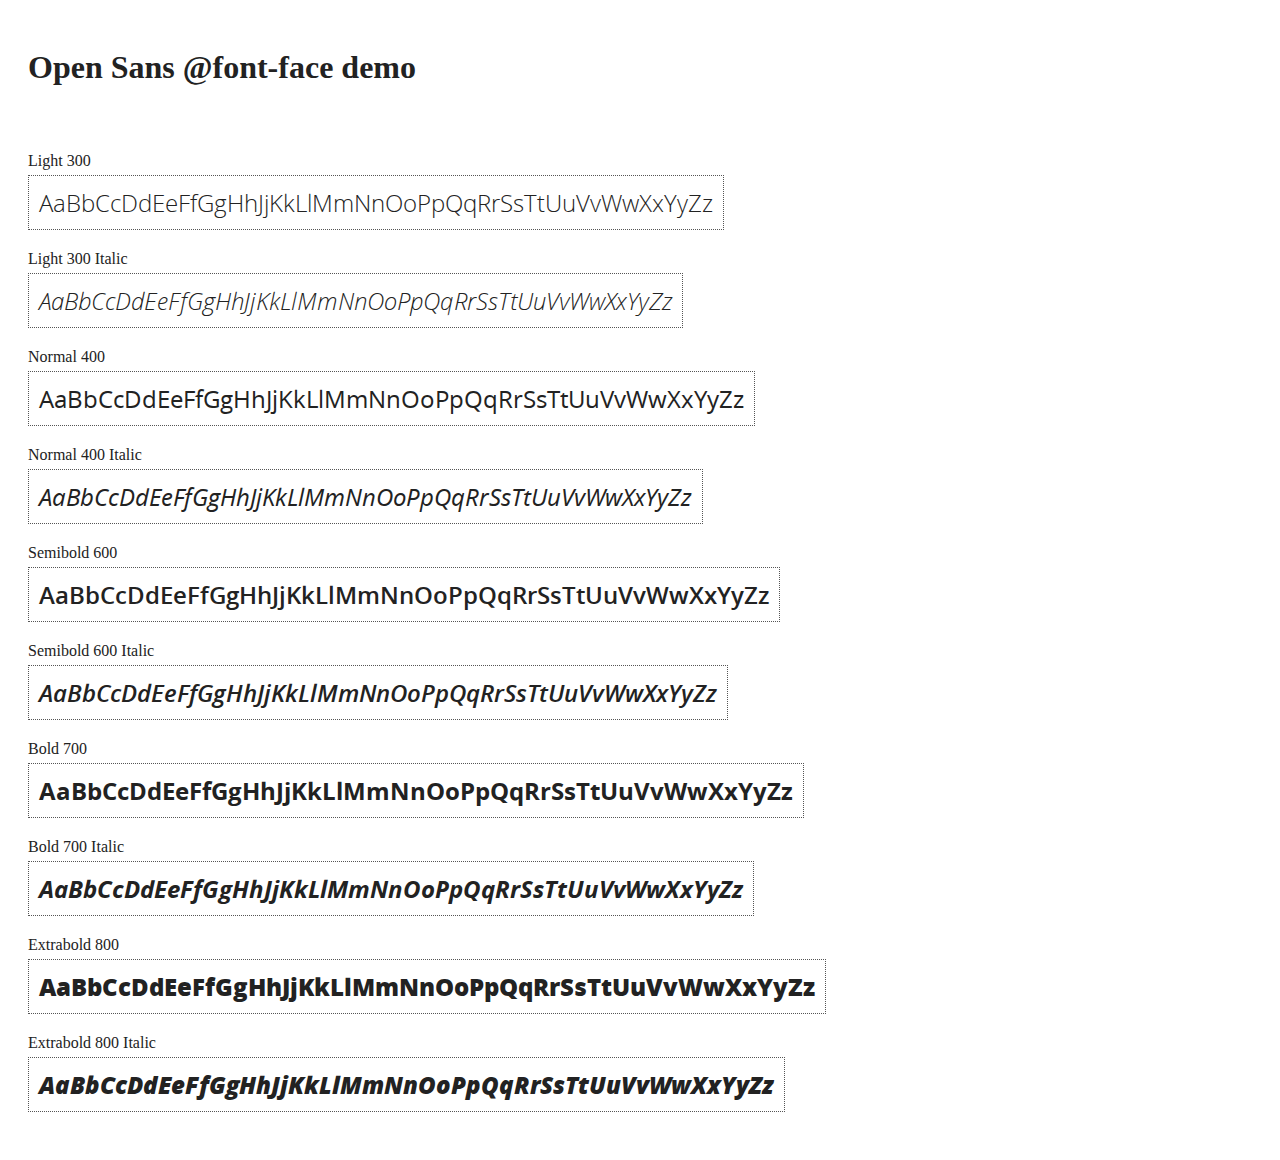
<file: app/angular-1.4.4/docs/components/open-sans-fontface-1.0.4/index.html>
<!DOCTYPE html>
<html>
	<head>
		<title>Open Sans @font-face demo</title>
		<meta charset="UTF-8" />
		<link rel="stylesheet" href="open-sans.css" type="text/css" />
		<style>
		body {
			padding: 20px;
			color: #222;
			background: #fff;
		}

		span { display: block; }

		.font-demo {
			display: inline-block;
			margin: 5px 0 20px;
			padding: 10px;
			border: 1px dotted #555;
			font-family: 'Open Sans';
			font-size: 24px;
		}
		</style>
	</head>
	<body>
		<h1>Open Sans @font-face demo</h1>
		<div style="margin-bottom:20px">
			<iframe src="http://ghbtns.com/github-btn.html?user=FontFaceKit&amp;repo=open-sans&amp;type=watch&amp;count=true"
					style="width:110px;height:20px;border:0"></iframe>
			<iframe src="http://ghbtns.com/github-btn.html?user=FontFaceKit&amp;repo=open-sans&amp;type=fork&amp;count=true"
					style="width:95px;height:20px;border:0"></iframe>
		</div>

		<span>Light 300</span>
		<div class="font-demo" style="font-weight:300">
			AaBbCcDdEeFfGgHhJjKkLlMmNnOoPpQqRrSsTtUuVvWwXxYyZz
		</div>

		<span>Light 300 Italic</span>
		<div class="font-demo" style="font-weight:300;font-style:italic">
			AaBbCcDdEeFfGgHhJjKkLlMmNnOoPpQqRrSsTtUuVvWwXxYyZz
		</div>

		<span>Normal 400</span>
		<div class="font-demo">
			AaBbCcDdEeFfGgHhJjKkLlMmNnOoPpQqRrSsTtUuVvWwXxYyZz
		</div>

		<span>Normal 400 Italic</span>
		<div class="font-demo" style="font-style:italic">
			AaBbCcDdEeFfGgHhJjKkLlMmNnOoPpQqRrSsTtUuVvWwXxYyZz
		</div>

		<span>Semibold 600</span>
		<div class="font-demo" style="font-weight:600">
			AaBbCcDdEeFfGgHhJjKkLlMmNnOoPpQqRrSsTtUuVvWwXxYyZz
		</div>

		<span>Semibold 600 Italic</span>
		<div class="font-demo" style="font-weight:600;font-style:italic">
			AaBbCcDdEeFfGgHhJjKkLlMmNnOoPpQqRrSsTtUuVvWwXxYyZz
		</div>

		<span>Bold 700</span>
		<div class="font-demo" style="font-weight:700">
			AaBbCcDdEeFfGgHhJjKkLlMmNnOoPpQqRrSsTtUuVvWwXxYyZz
		</div>

		<span>Bold 700 Italic</span>
		<div class="font-demo" style="font-weight:700;font-style:italic">
			AaBbCcDdEeFfGgHhJjKkLlMmNnOoPpQqRrSsTtUuVvWwXxYyZz
		</div>

		<span>Extrabold 800</span>
		<div class="font-demo" style="font-weight:800">
			AaBbCcDdEeFfGgHhJjKkLlMmNnOoPpQqRrSsTtUuVvWwXxYyZz
		</div>

		<span>Extrabold 800 Italic</span>
		<div class="font-demo" style="font-weight:800;font-style:italic">
			AaBbCcDdEeFfGgHhJjKkLlMmNnOoPpQqRrSsTtUuVvWwXxYyZz
		</div>
	</body>
</html>
</file>
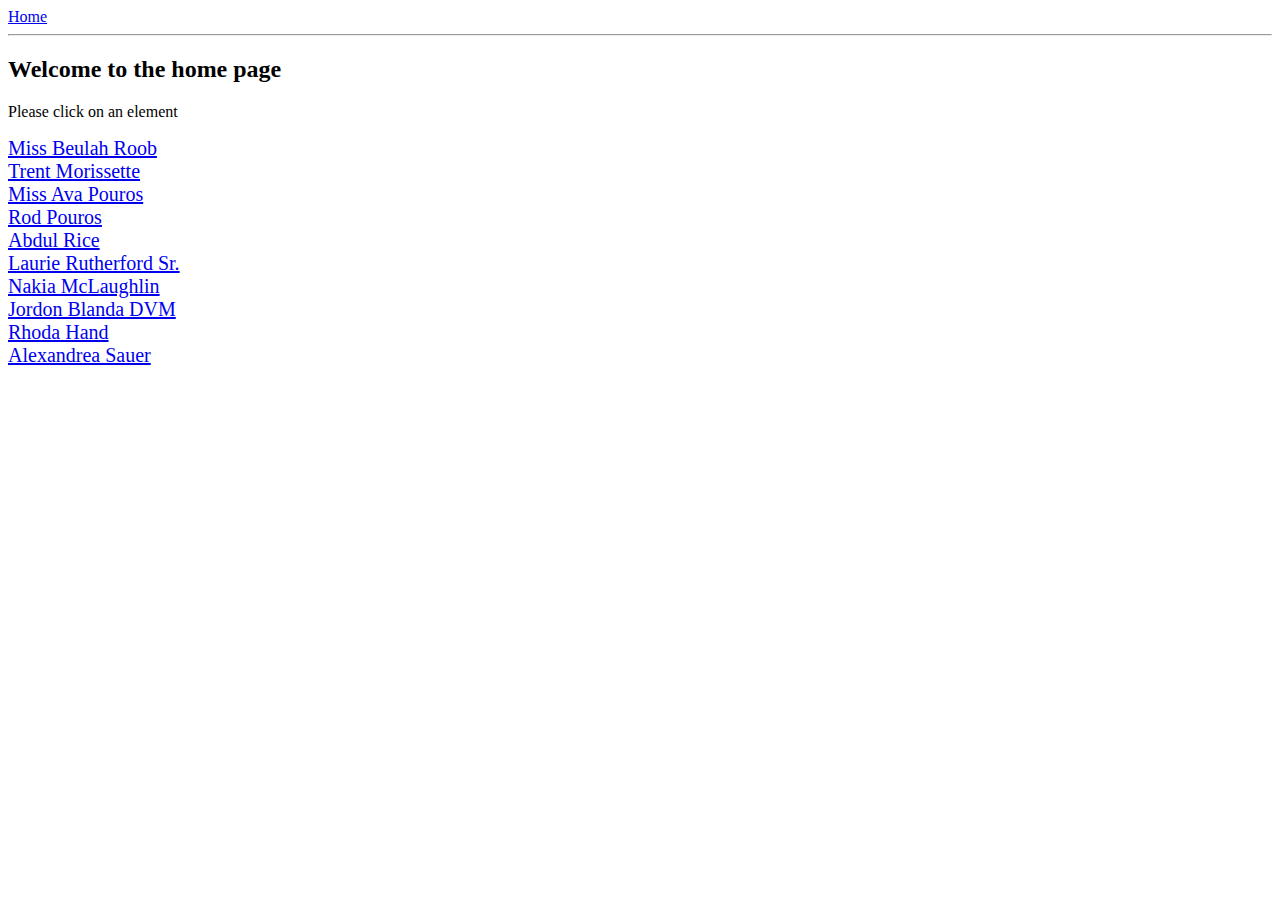
<file: app/angular-1.4.4/docs/examples/example-anchoringExample/index.html>
<!doctype html>
<html lang="en">
<head>
  <meta charset="UTF-8">
  <title>Example - example-anchoringExample</title>
  <link href="animations.css" rel="stylesheet" type="text/css">
  

  <script src="../../../angular.min.js"></script>
  <script src="../../../angular-animate.js"></script>
  <script src="../../../angular-route.js"></script>
  <script src="script.js"></script>
  

  
</head>
<body ng-app="anchoringExample">
  <a href="#/">Home</a>
<hr />
<div class="view-container">
  <div ng-view class="view"></div>
</div>
</body>
</html>
</file>
<file: app/angular-1.4.4/docs/examples/example-error-$rootScope-inprog/index.html>
<!doctype html>
<html lang="en">
<head>
  <meta charset="UTF-8">
  <title>Example - example-error-$rootScope-inprog</title>
  

  <script src="../../../angular.min.js"></script>
  <script src="app.js"></script>
  

  
</head>
<body ng-app="app">
  <button ng-click="focusInput = true">Focus</button>
<input ng-focus="count = count + 1" set-focus-if="focusInput" />
</body>
</html>
</file>
<file: css/fonts.css>
/* latin */
@font-face {
  font-family: 'Varela Round';
  font-style: normal;
  font-weight: 400;
  src: local('Varela Round'), local('VarelaRound-Regular'), url(../fonts/varelaround/v6/APH4jr0uSos5wiut5cpjrugdm0LZdjqr5-oayXSOefg.woff2) format('woff2');
  unicode-range: U+0000-00FF, U+0131, U+0152-0153, U+02C6, U+02DA, U+02DC, U+2000-206F, U+2074, U+20AC, U+2212, U+2215, U+E0FF, U+EFFD, U+F000;
}
</file>
<file: themes/halcyondays/css/queries.css>
/* 320px (iPhone) */
@media screen and (max-width:320px) {
}
/* 480px (WVGA - Low End Windows Phone) */
@media screen and (max-width:480px) {
	.wrapper { background: #f3f5f8; height: 640px; }
	.iphone { display: none; }
	.fluid-white { display: none; }
	.wp2, .wp4, .wp5, .light-box { margin-bottom: 30px; }
	.legals { text-align: center; margin: 0; padding: 0; }
	.credit { text-align: center; }
}
/* xGA iPad */
@media screen and (max-width:1024px) {
	.wp3 { background-position: 50px 0; }
	.swag { background-attachment: scroll; }
	.subscribe { background-attachment: scroll; }
}
/* 1200px (Small Desktop, Netbook) */
@media screen and (max-width:1280px) {
	.wp3 { background-position: 50px 0; }
}
/* Bootstrap 990px Breakpoint to 480px */
@media screen and (min-width:480px) and (max-width:991px) {
	.iphone { display: none; }
	.fluid-white { display: none; }
	.wrapper { background: #f3f5f8; height: 540px; }
	.wp2, .wp4, .wp5, .light-box { margin-bottom: 30px; }
	.legals { text-align: center; margin: 0; padding: 0; }
	.credit { text-align: center; }
}
</file>
<file: css/override.css>
.features-wrapper > .feature::after {
    border: 2px solid #3dc9b3;
    content: " ";
    display: block;
    margin: 0 auto;
    width: 125px;
}
.features-wrapper > .feature:last-child:after
{
    display: none;
}
</file>
<file: themes/sedna/css/styles.css>
@import url(http://fonts.googleapis.com/css?family=Open+Sans:300italic,400italic,600italic,700italic,800italic,400,300,600,700,800);
@import url(http://fonts.googleapis.com/css?family=Merriweather:400,300,400italic,300italic,700,700italic);
@import url(http://fonts.googleapis.com/css?family=Nunito:400,300,700);
/* ==========================================================================
Typography
========================================================================== */
p {
  font-size: 15px;
  line-height: 29px;
  color: rgba(28, 54, 83, 0.6);
  padding-bottom: 20px; }

h1 {
  font-size: 60px; }

h2 {
  font-size: 40px;
  font-weight: 300;
  color: #3D4351; }

h3 {
  font-size: 24px;
  margin-bottom: 20px;
  color: #3D4351; }

h4 {
  font-size: 18px; }

h5 {
  font-size: 15px;
  color: #3D4351;
  text-transform: uppercase;
  font-weight: 500; }

.btn {
  font-size: 13px;
  border: solid 2px;
  border-radius: 40px;
  display: inline-block;
  text-transform: uppercase; }

.btn:hover, .btn:focus {
  color: #fff;
  border-color: #FF5274;
  background-color: #FF5274; }

.btn-white {
  font-size: 13px;
  border: solid 2px;
  border-radius: 40px;
  display: inline-block;
  border-color: #fff; }

.btn-white:hover, .btn-white:focus {
  color: #FF5274;
  border-color: #FF5274; }

.btn-fill {
  color: #fff;
  border: solid 2px #FF5274;
  border-radius: 40px;
  display: inline-block;
  text-transform: uppercase;
  background-color: #FF5274; }

.btn-fill:hover, .btn-fill:focus {
  color: #fff;
  background-color: #D7405D;
  border-color: #D7405D; }

.btn-small {
  padding: 8px 40px; }

.btn-large {
  padding: 15px 40px; }

.btn-margin-right {
  margin-right: 20px; }

section.intro, section.features-extra, section.sign-up {
  background: #fff; }

section.features, section.blog-intro, section.blog {
  background: #F3F4F8; }

/* ==========================================================================
Global Styles
========================================================================== */
.group:after {
  content: "";
  display: table;
  clear: both; }

.no-padding {
  padding: 0; }

.no-margin {
  margin: 0; }

a {
  color: #FF5274;
  -webkit-transition-timing-function: ease;
  transition-timing-function: ease;
  -webkit-transition-duration: 200ms;
  transition-duration: 200ms;
  -webkit-transition-property: color, border-color, background-color;
  transition-property: color, border-color, background-color; }

a:hover, a:focus {
  color: #D7405D;
  text-decoration: none; }

body {
  font-family: "Open Sans", sans-serif;
  font-weight: 300;
  color: rgba(28, 54, 83, 0.6);
  -webkit-text-size-adjust: 100%; }

ul, ol {
  margin: 0;
  padding: 0; }

ul li {
  list-style: none; }

.section-padding {
  padding: 120px 0; }

.tooltip {
  position: absolute;
  z-index: 1070;
  display: block;
  font-family: "Helvetica Neue", Helvetica, Arial, sans-serif;
  font-size: 12px;
  font-weight: normal;
  line-height: 1.4;
  visibility: visible;
  filter: alpha(opacity=0);
  opacity: 0; }

.tooltip.in {
  filter: alpha(opacity=90);
  opacity: .9; }

.tooltip.top {
  padding: 5px 0;
  margin-top: -3px; }

.tooltip.right {
  padding: 0 5px;
  margin-left: 3px; }

.tooltip.bottom {
  padding: 5px 0;
  margin-top: 3px; }

.tooltip.left {
  padding: 0 5px;
  margin-left: -3px; }

.tooltip-inner {
  max-width: 200px;
  padding: 3px 8px;
  color: #fff;
  text-align: center;
  text-decoration: none;
  text-transform: capitalize;
  background-color: #000;
  border-radius: 4px; }

/* ==========================================================================
Animations
========================================================================== */
.pulse2 {
  -webkit-animation-name: pulse2;
          animation-name: pulse2;
  -webkit-animation-duration: 1s;
          animation-duration: 1s;
  -webkit-animation-iteration-count: infinite;
          animation-iteration-count: infinite;
  -webkit-animation-timing-function: linear;
          animation-timing-function: linear; }

@-webkit-keyframes pulse2 {
  0% {
    -webkit-transform: scale(1.1);
            transform: scale(1.1); }
  50% {
    -webkit-transform: scale(0.8);
            transform: scale(0.8); }
  100% {
    -webkit-transform: scale(1);
            transform: scale(1); } }

@keyframes pulse2 {
  0% {
    -webkit-transform: scale(1.1);
            transform: scale(1.1); }
  50% {
    -webkit-transform: scale(0.8);
            transform: scale(0.8); }
  100% {
    -webkit-transform: scale(1);
            transform: scale(1); } }
.floating-arrow {
  -webkit-animation-name: floating-arrow;
          animation-name: floating-arrow;
  -webkit-animation-duration: 2s;
          animation-duration: 2s;
  -webkit-animation-iteration-count: infinite;
          animation-iteration-count: infinite;
  -webkit-animation-timing-function: ease-in-out;
          animation-timing-function: ease-in-out; }

@-webkit-keyframes floating-arrow {
  from {
    -webkit-transform: translate(-50%, 0);
            transform: translate(-50%, 0); }
  65% {
    -webkit-transform: translate(-50%, 15px);
            transform: translate(-50%, 15px); }
  to {
    -webkit-transform: translate(-50%, 0);
            transform: translate(-50%, 0); } }

@keyframes floating-arrow {
  from {
    -webkit-transform: translate(-50%, 0);
            transform: translate(-50%, 0); }
  65% {
    -webkit-transform: translate(-50%, 15px);
            transform: translate(-50%, 15px); }
  to {
    -webkit-transform: translate(-50%, 0);
            transform: translate(-50%, 0); } }
.floating-logo {
  -webkit-animation-name: floating-logo;
          animation-name: floating-logo;
  -webkit-animation-duration: 2s;
          animation-duration: 2s;
  -webkit-animation-iteration-count: infinite;
          animation-iteration-count: infinite;
  -webkit-animation-timing-function: ease-in-out;
          animation-timing-function: ease-in-out; }

@-webkit-keyframes floating-logo {
  from {
    -webkit-transform: translate(-50%, 0);
            transform: translate(-50%, 0); }
  50% {
    -webkit-transform: translate(-50%, 10px);
            transform: translate(-50%, 10px); }
  to {
    -webkit-transform: translate(-50%, 0);
            transform: translate(-50%, 0); } }

@keyframes floating-logo {
  from {
    -webkit-transform: translate(-50%, 0);
            transform: translate(-50%, 0); }
  50% {
    -webkit-transform: translate(-50%, 10px);
            transform: translate(-50%, 10px); }
  to {
    -webkit-transform: translate(-50%, 0);
            transform: translate(-50%, 0); } }
/* ==========================================================================
Waypoinsts
========================================================================== */
.wp1, .wp2, .wp3, .wp4, .wp5, .wp6, .wp7, .wp8, .wp9 {
  visibility: hidden; }

.wp2 {
  -webkit-animation-delay: 0.3s;
  animation-delay: 0.3s; }

.bounceInLeft, .bounceInRight, .fadeInUp, .fadeInUpDelay, .fadeInDown, .fadeInUpD, .fadeInLeft, .fadeInRight, .bounceInDown {
  visibility: visible; }

/* ==========================================================================
Navigation
========================================================================== */
.header-nav.open {
  visibility: visible;
  opacity: 0.9;
  -webkit-transition: opacity 0.5s;
  transition: opacity 0.5s; }

.nav-toggle {
  position: absolute;
  top: 0;
  right: 15px;
  z-index: 999999;
  padding: 10px 35px 16px 0;
  cursor: pointer; }

.nav-toggle:focus {
  outline: none; }

.nav-toggle span, .nav-toggle span:before, .nav-toggle span:after {
  content: "";
  position: absolute;
  display: block;
  width: 35px;
  height: 3px;
  border-radius: 1px;
  background: #fff;
  cursor: pointer; }

.nav-toggle span:before {
  top: -10px; }

.nav-toggle span:after {
  bottom: -10px; }

.nav-toggle span, .nav-toggle span:before, .nav-toggle span:after {
  -webkit-transition: all 300ms ease-in-out;
  transition: all 300ms ease-in-out; }

.nav-toggle.active span {
  background-color: transparent; }

.nav-toggle.active span:before, .nav-toggle.active span:after {
  top: 0; }

.nav-toggle.active span:before {
  -ms-transform: rotate(45deg);
  -webkit-transform: rotate(45deg);
  transform: rotate(45deg); }

.nav-toggle.active span:after {
  top: 10px;
  -ms-transform: translatey(-10px) rotate(-45deg);
  -webkit-transform: translatey(-10px) rotate(-45deg);
  transform: translatey(-10px) rotate(-45deg); }

.navicon {
  position: absolute;
  height: 26px;
  right: 10px;
  top: 48px;
  visibility: hidden;
  -webkit-transition: all 300ms ease-in-out;
          transition: all 300ms ease-in-out; }

/* ==========================================================================
Hero
========================================================================== */
.hero {
  min-height: 750px;
  background: url("../img/hero.jpg") center center;
  background-size: cover;
  position: relative; }
  .hero .down-arrow a {
    color: #fff; }
  .hero h1 {
    color: #fff;
    margin-bottom: 40px; }
  .hero p.intro {
    color: #fff;
    font-size: 20px;
    font-weight: 300;
    margin-bottom: 80px; }
  .hero .hero-content {
    padding-top: 26%; }

.navigation {
  -webkit-transition: all 300ms ease-in-out;
          transition: all 300ms ease-in-out;
  position: fixed;
  width: 100%;
  z-index: 999; }

.fixed {
  position: fixed;
  background-color: #232731;
  z-index: 999;
  width: 100%; }

header {
  padding: 50px 0;
  border-bottom: solid 1px rgba(255, 255, 255, 0.2);
  position: relative;
  width: 1170px;
  margin: 0 auto;
  -webkit-transition: padding 300ms ease-in-out;
          transition: padding 300ms ease-in-out; }
  header a {
    color: #fff;
    text-transform: uppercase;
    font-size: 13px; }
    header a.login {
      margin-right: 20px; }
  header .logo {
    display: inline-block; }
  header ul.primary-nav {
    margin: 0 0 0 75px;
    padding: 0; }
    header ul.primary-nav li {
      display: inline; }
      header ul.primary-nav li a {
        color: #fff;
        padding-right: 25px; }
        header ul.primary-nav li a:hover {
          color: #FF5274; }
      header ul.primary-nav li:last-child a {
        padding-right: 0px; }
  header ul.member-actions li {
    display: inline; }
    header ul.member-actions li a {
      color: #fff; }
      header ul.member-actions li a:hover {
        color: #FF5274; }
  header .header-nav {
    display: inline-block; }
  header .member-actions {
    position: absolute;
    right: 0;
    top: 41px;
    -webkit-transition: all 300ms ease-in-out;
            transition: all 300ms ease-in-out; }

.down-arrow {
  color: #fff;
  font-size: 30px;
  position: absolute;
  bottom: 30px;
  left: 50%;
  -webkit-transform: translateX(-50%);
      -ms-transform: translateX(-50%);
          transform: translateX(-50%); }

/* ==========================================================================
Intro
========================================================================== */
.intro span.icon {
  font-size: 40px;
  color: #FF5274;
  font-weight: bold; }

.intro-icon {
  display: inline-block;
  vertical-align: top;
  padding: 6px 0 0 0;
  margin-right: 20px;
  width: 40px; }

.intro-content {
  display: inline-block;
  width: 80%; }

/* ==========================================================================
Features-stack
========================================================================== */
.features {
  position: relative; }
  .features p {
    margin-bottom: 0;
    padding-bottom: 0; }
  .features h3 {
    margin: 0 0 20px 0; }
  .features span.icon {
    font-size: 35px;
    color: #FF5274;
    font-weight: bold; }
  .features .feature-icon {
    display: inline-block;
    vertical-align: top;
    padding: 6px 0 0 0;
    margin-right: 20px;
    width: 35px; }
  .features .feature-content {
    display: inline-block;
    width: 75%; }
  .features .intro-icon {
    display: inline-block;
    vertical-align: top;
    padding: 6px 0 0 0;
    margin-right: 20px; }
  .features .intro-content {
    display: inline-block;
    width: 80%; }
  .features ul.features-stack {
    margin-top: 50px; }
  .features ul.features-stack li {
    margin-top: 20px;
    padding-bottom: 20px;
    border-bottom: solid 1px #E6E9EA; }
  .features ul.features-stack li:last-child {
    padding-bottom: 0px;
    border-bottom: none; }
  .features .ipad-wrap {
    width: 706px;
    height: 1002px;
    background: url("../img/ipad-device.png") no-repeat center center;
    z-index: 1; }
  .features .iphone-wrap {
    width: 304px;
    height: 620px;
    background: url("../img/iphone6.png") no-repeat center center;
    position: absolute;
    left: 530px;
    bottom: 129px;
    z-index: 2; }
  .features .device-showcase {
    position: absolute;
    bottom: -365px;
    right: 61%; }

.features .responsive-feature-img, .features-extra .responsive-feature-img {
  display: none; }

.devices {
  position: relative; }

/* ==========================================================================
.features-extra
========================================================================== */
.features-extra {
  position: relative;
  z-index: 3; }
  .features-extra .btn {
    margin-top: 20px; }
  .features-extra .macbook-wrap {
    position: absolute;
    width: 916px;
    height: 540px;
    background: url("../img/macbook-pro.png") no-repeat center center;
    top: 114px;
    z-index: 4;
    left: 50%; }

/* ==========================================================================
.hero-strip
========================================================================== */
.hero-strip {
  margin-top: 120px;
  background: #333844 url("../img/polygonal-bg.jpg") no-repeat center center;
  padding-bottom: 190px;
  position: relative; }
  .hero-strip i {
    font-family: "Nunito", sans-serif;
    font-weight: 300;
    font-size: 25px;
    color: #F69D52;
    vertical-align: top;
    margin-left: -8px;
    font-style: normal; }
  .hero-strip h2 {
    color: #fff;
    margin: 0 0 20px 0; }
  .hero-strip p {
    color: #ACB1B4; }
  .hero-strip .btn {
    margin-top: 10px; }
  .hero-strip .logo-placeholder {
    width: 230px;
    height: 230px;
    position: absolute;
    bottom: -285px;
    left: 50%;
    -webkit-transform: translateX(-50%);
        -ms-transform: translateX(-50%);
            transform: translateX(-50%); }

/* ==========================================================================
.blog-intro
========================================================================== */
.blog-intro {
  padding-top: 160px; }
  .blog-intro h3 {
    margin-bottom: 70px; }
  .blog-intro .leftcol {
    padding-right: 100px;
    border-right: solid 1px #E6E9EA; }
  .blog-intro .rightcol {
    padding-left: 100px; }

/* ==========================================================================
.blog
========================================================================== */
.blog {
  padding-bottom: 120px; }
  .blog img {
    width: 100%;
    height: auto;
    -webkit-transition: all 300ms ease-in-out;
    transition: all 300ms ease-in-out; }
  .blog h2 {
    font-size: 11px;
    color: #ACB1B4;
    font-weight: 500;
    text-transform: uppercase;
    margin-top: 35px; }
  .blog .btn {
    margin-top: 20px; }
  .blog .blog-img-wrap {
    position: relative;
    overflow: hidden; }
    .blog .blog-img-wrap .overlay {
      position: absolute;
      width: 100%;
      height: 100%;
      background-color: rgba(255, 255, 255, 0.5);
      -webkit-transition: all 300ms ease-in-out;
      transition: all 300ms ease-in-out;
      -ms-filter: "progid:DXImageTransform.Microsoft.Alpha(Opacity=0)";
      filter: alpha(opacity=0);
      opacity: 0; }
    .blog .blog-img-wrap i {
      color: #fff;
      font-size: 20px;
      position: absolute;
      width: 20px;
      height: 20px;
      top: 25px;
      right: 35px; }
  .blog .blog-img-wrap:hover img, .blog .blog-img-wrap:focus img {
    -ms-transform: scale(1.1);
    -webkit-transform: scale(1.1);
    transform: scale(1.1); }
  .blog .blog-img-wrap:hover .overlay, .blog .blog-img-wrap:focus .overlay {
    -ms-filter: "progid:DXImageTransform.Microsoft.Alpha(Opacity=1)";
    filter: alpha(opacity=1);
    opacity: 1;
    z-index: 9; }
  .blog figcaption i {
    margin-left: 5px;
    font-size: 15px; }
  .blog figcaption a.blog-post-title {
    color: rgba(28, 54, 83, 0.6); }
  .blog figcaption a.blog-post-title:hover, .blog figcaption a.blog-post-title:focus {
    color: #3D4351; }

/* ==========================================================================
.testimonial-slider
========================================================================== */
.testimonial-slider {
  background: url("../img/testimonials-bg.jpg") no-repeat center center;
  background-size: cover; }
  .testimonial-slider .avatar {
    width: 82px;
    height: 82px;
    margin: 0 auto;
    vertical-align: middle;
    overflow: hidden;
    border-radius: 50%;
    border: solid 3px #fff;
    background-color: #fff; }
    .testimonial-slider .avatar img {
      width: 82px;
      height: auto; }
  .testimonial-slider h2 {
    color: #fff;
    font-size: 40px;
    font-weight: 300;
    font-style: italic;
    margin: 30px 0; }
  .testimonial-slider p {
    color: #ACB1B4;
    text-transform: uppercase;
    letter-spacing: 2px; }

/* ==========================================================================
Sign up form
========================================================================== */
.sign-up .signup-form .sign-up-btn {
  padding: 15px 0;
  border-radius: 3px;
  width: 80%;
  font-size: 13px; }
.sign-up .signup-form .form-input-group {
  width: 80%;
  height: 55px;
  margin: 0 auto 10px;
  border-radius: 5px;
  border: solid 1px #E6E9EA;
  text-align: left;
  position: relative; }
  .sign-up .signup-form .form-input-group i {
    color: #FF5274;
    font-size: 14px; }
  .sign-up .signup-form .form-input-group i:after {
    content: "";
    height: 30px;
    width: 1px;
    border-right: solid 1px #E6E9EA;
    position: absolute;
    top: 50%;
    left: 30px;
    -webkit-transform: translateY(-50%);
        -ms-transform: translateY(-50%);
            transform: translateY(-50%); }
  .sign-up .signup-form .form-input-group i.fa-lock {
    font-size: 18px;
    position: absolute;
    top: 50%;
    -webkit-transform: translateY(-50%);
        -ms-transform: translateY(-50%);
            transform: translateY(-50%);
    margin-left: 20px; }
  .sign-up .signup-form .form-input-group i.fa-envelope {
    font-size: 14px;
    position: absolute;
    top: 50%;
    -webkit-transform: translateY(-50%);
        -ms-transform: translateY(-50%);
            transform: translateY(-50%);
    margin-left: 20px; }
  .sign-up .signup-form .form-input-group input {
    padding-left: 68px;
    width: 100%;
    height: 100%;
    border-radius: 6px;
    border: none; }
  .sign-up .signup-form .form-input-group input::-webkit-input-placeholder {
    color: #BCC1C3; }
  .sign-up .signup-form .form-input-group input:-moz-placeholder {
    color: #BCC1C3; }
  .sign-up .signup-form .form-input-group input::-moz-placeholder {
    color: #BCC1C3; }
  .sign-up .signup-form .form-input-group input:-ms-input-placeholder {
    color: #BCC1C3; }

/* ==========================================================================
To top
========================================================================== */
.to-top {
  height: 60px;
  background-color: #495061; }
  .to-top .to-top-wrap {
    height: 60px;
    width: 70px;
    position: absolute;
    right: 0;
    text-align: center; }
    .to-top .to-top-wrap a {
      display: block;
      width: 100%;
      height: 100%;
      color: #fff;
      background-color: rgba(0, 0, 0, 0.15); }
    .to-top .to-top-wrap a:hover, .to-top .to-top-wrap a:focus {
      background-color: rgba(0, 0, 0, 0.4); }
    .to-top .to-top-wrap i {
      font-size: 30px;
      line-height: 55px; }
  .to-top .row {
    position: relative; }

/* ==========================================================================
Footer
========================================================================== */
footer {
  background-color: #3D4351;
  position: relative; }
  footer p {
    color: #ACB1B4;
    font-size: 13px; }
  footer a {
    color: #fff; }
  footer a:hover {
    color: #FF5274; }
  footer ul.footer-group {
    border-top: solid 1px #4E566C;
    padding-top: 25px;
    margin-bottom: 45px; }
  footer ul.footer-group li {
    display: inline-block; }
  footer ul.footer-group li a {
    font-size: 13px;
    text-transform: uppercase; }
  footer ul.footer-group li a:hover {
    color: #FF5274; }
  footer ul.footer-group li {
    margin-right: 30px; }
  footer ul.footer-group li:last-child {
    margin-right: 0; }
  footer span.fa-heart {
    color: #ff415c;
    font-size: 15px;
    margin: 0 2px; }
  footer .social-share {
    position: absolute;
    background-color: #373D4A;
    right: 0;
    width: 40%;
    height: 100%;
    padding: 142px 0 0 70px; }
    footer .social-share p {
      color: #fff;
      text-transform: uppercase;
      padding-bottom: 10px; }
    footer .social-share a.twitter-share {
      height: 60px;
      width: 60px;
      background-color: #1AB4EF;
      border-radius: 3px;
      font-size: 22px;
      display: inline-block;
      text-align: center;
      margin-right: 20px; }
    footer .social-share a.twitter-share:hover, footer .social-share a.twitter-share:focus {
      background-color: #1590BF; }
    footer .social-share a.facebook-share:hover, footer .social-share a.facebook-share:focus {
      background-color: #324C85; }
    footer .social-share a.facebook-share {
      height: 60px;
      width: 60px;
      background-color: #3B5898;
      border-radius: 3px;
      font-size: 22px;
      display: inline-block;
      text-align: center; }
    footer .social-share a {
      color: #fff; }
    footer .social-share a:hover {
      color: #fff; }
    footer .social-share a i {
      margin-top: 20px; }
  footer .footer-links {
    margin: 120px 0 120px 0; }

/* ==========================================================================
Icon font (http://www.elegantthemes.com/blog/freebie-of-the-week/free-line-style-icons)
========================================================================== */
@font-face {
  font-family: 'et-line';
  src: url("../fonts/et-line.eot");
  src: url("../fonts/et-line.eot?#iefix") format("embedded-opentype"), url("../fonts/et-line.woff") format("woff"), url("../fonts/et-line.ttf") format("truetype"), url("../fonts/et-line.svg#et-line") format("svg");
  font-weight: normal;
  font-style: normal; }
/* Use the following CSS code if you want to use data attributes for inserting your icons */
[data-icon]:before {
  font-family: 'et-line';
  content: attr(data-icon);
  speak: none;
  font-weight: normal;
  font-variant: normal;
  text-transform: none;
  line-height: 1;
  -webkit-font-smoothing: antialiased;
  -moz-osx-font-smoothing: grayscale;
  display: inline-block; }

/* Use the following CSS code if you want to have a class per icon */
/*
Instead of a list of all class selectors,
you can use the generic selector below, but it's slower:
[class*="icon-"] {
*/
.icon-mobile, .icon-laptop, .icon-desktop, .icon-tablet, .icon-phone, .icon-document, .icon-documents, .icon-search, .icon-clipboard, .icon-newspaper, .icon-notebook, .icon-book-open, .icon-browser, .icon-calendar, .icon-presentation, .icon-picture, .icon-pictures, .icon-video, .icon-camera, .icon-printer, .icon-toolbox, .icon-briefcase, .icon-wallet, .icon-gift, .icon-bargraph, .icon-grid, .icon-expand, .icon-focus, .icon-edit, .icon-adjustments, .icon-ribbon, .icon-hourglass, .icon-lock, .icon-megaphone, .icon-shield, .icon-trophy, .icon-flag, .icon-map, .icon-puzzle, .icon-basket, .icon-envelope, .icon-streetsign, .icon-telescope, .icon-gears, .icon-key, .icon-paperclip, .icon-attachment, .icon-pricetags, .icon-lightbulb, .icon-layers, .icon-pencil, .icon-tools, .icon-tools-2, .icon-scissors, .icon-paintbrush, .icon-magnifying-glass, .icon-circle-compass, .icon-linegraph, .icon-mic, .icon-strategy, .icon-beaker, .icon-caution, .icon-recycle, .icon-anchor, .icon-profile-male, .icon-profile-female, .icon-bike, .icon-wine, .icon-hotairballoon, .icon-globe, .icon-genius, .icon-map-pin, .icon-dial, .icon-chat, .icon-heart, .icon-cloud, .icon-upload, .icon-download, .icon-target, .icon-hazardous, .icon-piechart, .icon-speedometer, .icon-global, .icon-compass, .icon-lifesaver, .icon-clock, .icon-aperture, .icon-quote, .icon-scope, .icon-alarmclock, .icon-refresh, .icon-happy, .icon-sad, .icon-facebook, .icon-twitter, .icon-googleplus, .icon-rss, .icon-tumblr, .icon-linkedin, .icon-dribbble {
  font-family: 'et-line';
  speak: none;
  font-style: normal;
  font-weight: normal;
  font-variant: normal;
  text-transform: none;
  line-height: 1;
  -webkit-font-smoothing: antialiased;
  -moz-osx-font-smoothing: grayscale;
  display: inline-block; }

.icon-mobile:before {
  content: "\e000"; }

.icon-laptop:before {
  content: "\e001"; }

.icon-desktop:before {
  content: "\e002"; }

.icon-tablet:before {
  content: "\e003"; }

.icon-phone:before {
  content: "\e004"; }

.icon-document:before {
  content: "\e005"; }

.icon-documents:before {
  content: "\e006"; }

.icon-search:before {
  content: "\e007"; }

.icon-clipboard:before {
  content: "\e008"; }

.icon-newspaper:before {
  content: "\e009"; }

.icon-notebook:before {
  content: "\e00a"; }

.icon-book-open:before {
  content: "\e00b"; }

.icon-browser:before {
  content: "\e00c"; }

.icon-calendar:before {
  content: "\e00d"; }

.icon-presentation:before {
  content: "\e00e"; }

.icon-picture:before {
  content: "\e00f"; }

.icon-pictures:before {
  content: "\e010"; }

.icon-video:before {
  content: "\e011"; }

.icon-camera:before {
  content: "\e012"; }

.icon-printer:before {
  content: "\e013"; }

.icon-toolbox:before {
  content: "\e014"; }

.icon-briefcase:before {
  content: "\e015"; }

.icon-wallet:before {
  content: "\e016"; }

.icon-gift:before {
  content: "\e017"; }

.icon-bargraph:before {
  content: "\e018"; }

.icon-grid:before {
  content: "\e019"; }

.icon-expand:before {
  content: "\e01a"; }

.icon-focus:before {
  content: "\e01b"; }

.icon-edit:before {
  content: "\e01c"; }

.icon-adjustments:before {
  content: "\e01d"; }

.icon-ribbon:before {
  content: "\e01e"; }

.icon-hourglass:before {
  content: "\e01f"; }

.icon-lock:before {
  content: "\e020"; }

.icon-megaphone:before {
  content: "\e021"; }

.icon-shield:before {
  content: "\e022"; }

.icon-trophy:before {
  content: "\e023"; }

.icon-flag:before {
  content: "\e024"; }

.icon-map:before {
  content: "\e025"; }

.icon-puzzle:before {
  content: "\e026"; }

.icon-basket:before {
  content: "\e027"; }

.icon-envelope:before {
  content: "\e028"; }

.icon-streetsign:before {
  content: "\e029"; }

.icon-telescope:before {
  content: "\e02a"; }

.icon-gears:before {
  content: "\e02b"; }

.icon-key:before {
  content: "\e02c"; }

.icon-paperclip:before {
  content: "\e02d"; }

.icon-attachment:before {
  content: "\e02e"; }

.icon-pricetags:before {
  content: "\e02f"; }

.icon-lightbulb:before {
  content: "\e030"; }

.icon-layers:before {
  content: "\e031"; }

.icon-pencil:before {
  content: "\e032"; }

.icon-tools:before {
  content: "\e033"; }

.icon-tools-2:before {
  content: "\e034"; }

.icon-scissors:before {
  content: "\e035"; }

.icon-paintbrush:before {
  content: "\e036"; }

.icon-magnifying-glass:before {
  content: "\e037"; }

.icon-circle-compass:before {
  content: "\e038"; }

.icon-linegraph:before {
  content: "\e039"; }

.icon-mic:before {
  content: "\e03a"; }

.icon-strategy:before {
  content: "\e03b"; }

.icon-beaker:before {
  content: "\e03c"; }

.icon-caution:before {
  content: "\e03d"; }

.icon-recycle:before {
  content: "\e03e"; }

.icon-anchor:before {
  content: "\e03f"; }

.icon-profile-male:before {
  content: "\e040"; }

.icon-profile-female:before {
  content: "\e041"; }

.icon-bike:before {
  content: "\e042"; }

.icon-wine:before {
  content: "\e043"; }

.icon-hotairballoon:before {
  content: "\e044"; }

.icon-globe:before {
  content: "\e045"; }

.icon-genius:before {
  content: "\e046"; }

.icon-map-pin:before {
  content: "\e047"; }

.icon-dial:before {
  content: "\e048"; }

.icon-chat:before {
  content: "\e049"; }

.icon-heart:before {
  content: "\e04a"; }

.icon-cloud:before {
  content: "\e04b"; }

.icon-upload:before {
  content: "\e04c"; }

.icon-download:before {
  content: "\e04d"; }

.icon-target:before {
  content: "\e04e"; }

.icon-hazardous:before {
  content: "\e04f"; }

.icon-piechart:before {
  content: "\e050"; }

.icon-speedometer:before {
  content: "\e051"; }

.icon-global:before {
  content: "\e052"; }

.icon-compass:before {
  content: "\e053"; }

.icon-lifesaver:before {
  content: "\e054"; }

.icon-clock:before {
  content: "\e055"; }

.icon-aperture:before {
  content: "\e056"; }

.icon-quote:before {
  content: "\e057"; }

.icon-scope:before {
  content: "\e058"; }

.icon-alarmclock:before {
  content: "\e059"; }

.icon-refresh:before {
  content: "\e05a"; }

.icon-happy:before {
  content: "\e05b"; }

.icon-sad:before {
  content: "\e05c"; }

.icon-facebook:before {
  content: "\e05d"; }

.icon-twitter:before {
  content: "\e05e"; }

.icon-googleplus:before {
  content: "\e05f"; }

.icon-rss:before {
  content: "\e060"; }

.icon-tumblr:before {
  content: "\e061"; }

.icon-linkedin:before {
  content: "\e062"; }

.icon-dribbble:before {
  content: "\e063"; }
</file>
<file: themes/sedna/css/queries.css>
@media screen and (max-width:1200px) {
	header {
		width: 90%;
		margin: 0 auto;
	}

	.intro-content {
		display: inline-block;
		width: 70%;
	}

	.hero .hero-content {
		padding-top: 28%;
	}

}

@media screen and (max-width:1024px) {
}

/* Responsive nav kicks in */
@media screen and (max-width:991px) {
	header {
		width: 90%;
		padding-left: 25px;
	}

	.hero .hero-content {
		padding-top: 32%;
	}

	.header-nav {
		position: fixed;
		background-color: #000;
		width: 100%;
		height: 100%;
		top: 0;
		left: 0;
		z-index: 99999;
		visibility: hidden;
		opacity: 0;
		-webkit-transition: opacity 0.5s, visibility 0s 0.5s;
		transition: opacity 0.5s, visibility 0s 0.5s;
	}

	ul.member-actions {
		position: static;
	}

	.navicon {
		visibility: visible;
	}

	header .nav-wrapper {
		display: absolute;
	}

	header nav {
		position: relative;
		top: 45%;
		-moz-transform: translatey(-45%);
		-ms-transform: translatey(-45%);
		-o-transform: translatey(-45%);
		-webkit-transform: translatey(-45%);
		transform: translatey(-45%);
	}

	nav ul li a {
		color: #fff;
		font-size: 25px;
		text-transform: uppercase;
		font-weight: 600;
		-moz-transition: all 300ms ease-in-out;
		-o-transition: all 300ms ease-in-out;
		-webkit-transition: all 300ms ease-in-out;
		transition: all 300ms ease-in-out
	}

	nav ul li {
		margin-bottom: 25px
	}

	nav ul.primary-nav li {
		display: block;
	}

	nav ul.member-actions li {
		display: block;
	}

	nav a.login {
		margin-right: 0px;
	}

	nav ul.primary-nav {
		margin: 0;
		padding: 0;
		text-align: center;
	}

	nav ul.primary-nav li a {
		padding-right: 0;
	}

	nav .member-actions {
		position: static;
		padding: 0;
		text-align: center;
	}

	nav ul.primary-nav li,
	nav ul.member-actions li {
		-ms-filter: "progid:DXImageTransform.Microsoft.Alpha(Opacity=0)";
		filter: alpha(opacity=0);
		opacity: 0;
		-moz-transform: translate3d(0, -80px, 0);
		-ms-transform: translate3d(0, -80px, 0);
		-o-transform: translate3d(0, -80px, 0);
		-webkit-transform: translate3d(0, -80px, 0);
		transform: translate3d(0, -80px, 0);
		-moz-transition: -moz-transform 0.5s, opacity 0.5s;
		-o-transition: -o-transform 0.5s, opacity 0.5s;
		-webkit-transition: -webkit-transform 0.5s, opacity 0.5s;
		transition: transform 0.5s, opacity 0.5s;
		-moz-transition: -moz-transform 0.5s, opacity 0.5s;
		-o-transition: -o-transform 0.5s, opacity 0.5s;
		-webkit-transition: -webkit-transform 0.5s, opacity 0.5s;
		transition: transform 0.5s, opacity 0.5s
	}

	header .header-nav.open ul.primary-nav li,
	header .header-nav.open ul.member-actions li {
		-ms-filter: "progid:DXImageTransform.Microsoft.Alpha(Opacity=100)";
		filter: alpha(opacity=100);
		opacity: 1;
		-moz-transform: translate3d(0, 0, 0);
		-ms-transform: translate3d(0, 0, 0);
		-o-transform: translate3d(0, 0, 0);
		-webkit-transform: translate3d(0, 0, 0);
		transform: translate3d(0, 0, 0)
	}

	nav ul.primary-nav li:first-child {
		-moz-transition-delay: 0.05s;
		-o-transition-delay: 0.05s;
		-webkit-transition-delay: 0.05s;
		transition-delay: 0.05s
	}

	nav ul.primary-nav li:nth-child(2) {
		-moz-transition-delay: 0.1s;
		-o-transition-delay: 0.1s;
		-webkit-transition-delay: 0.1s;
		transition-delay: 0.1s
	}

	nav ul.primary-nav li:nth-child(3) {
		-moz-transition-delay: 0.15s;
		-o-transition-delay: 0.15s;
		-webkit-transition-delay: 0.15s;
		transition-delay: 0.15s
	}

	nav ul.primary-nav li:nth-child(4) {
		-moz-transition-delay: 0.2s;
		-o-transition-delay: 0.2s;
		-webkit-transition-delay: 0.2s;
		transition-delay: 0.2s
	}

	nav ul.member-actions li:first-child {
		-moz-transition-delay: 0.25s;
		-o-transition-delay: 0.25s;
		-webkit-transition-delay: 0.25s;
		transition-delay: 0.25s
	}

	nav ul.member-actions li:nth-child(2) {
		-moz-transition-delay: 0.30s;
		-o-transition-delay: 0.30s;
		-webkit-transition-delay: 0.30s;
		transition-delay: 0.30s
	}

	.intro-content {
		display: inline-block;
		width: 75%;
		margin-bottom: 30px;
	}

	.last {
		margin: 0;
	}

	.features {
		padding-bottom: 0;
	}

	.features .device-showcase,
	.features-extra .macbook-wrap {
		display: none;
	}

	.features .responsive-feature-img,
	.features-extra .responsive-feature-img {
		display: block;
		width: 85%;
		margin: 15% auto 0;
	}

	.features .responsive-feature-img img,
	.features-extra .responsive-feature-img img {
		width: 100%;
	}

	.hero-strip {
		margin-top: 0;
	}

	.blog-intro .leftcol {
		padding: 0 15px;
		margin-bottom: 15px;
		border-right: none;
	}

	.blog-intro .rightcol {
		padding: 0 20px;
	}

	footer .social-share {
		display: none;
	}

	footer .footer-links {
		margin: 120px 0 120px 0;
	}

	@media screen and (max-width:640px) {
		footer ul.footer-group {
			border-top: none;
		}

		footer ul.footer-group li a {
			font-size: 13px;
			text-transform: uppercase;
			padding: 20px 0;
			display: block;
			border-bottom: dashed 1px #4E566C;
		}

		footer ul.footer-group li {
			display: block;
		}

		footer .footer-links {
			margin: 50px 0 50px 0;
		}

	}

	@media screen and (max-width:480px) {
		.hero .hero-content {
			padding-top: 41%;
		}

		.hero .btn {
			display: block;
			width: 80%;
			margin: 0 auto;
		}

		.hero .btn:first-of-type {
			margin-bottom: 20px;
		}

		.hero h1 {
			font-size: 50px;
		}

		.btn-margin-right {
			margin-right: 0px;
		}

		.features .device-showcase-left {
			position: absolute;
			bottom: -392px;
			left: 41%;
			right: auto;
			transform: translateX(-50%);
		}

		.features .ipad-wrap {
			width: 706px;
			height: 1002px;
			background: url("../img/ipad-device.png") no-repeat center center;
			z-index: 1;
			background-size: 40%;
		}

		.features .iphone-wrap {
			width: 304px;
			height: 617px;
			background: url("../img/iphone6.png") no-repeat center center;
			position: absolute;
			left: 350px;
			bottom: 129px;
			z-index: 2;
			background-size: 40%;
		}

		.features {
			padding-bottom: 0;
		}

		.down-arrow {
			display: none;
		}

	}

	@media screen and (max-width:320px) {
	}
</file>
<file: themes/sedna/css/etline-font.css>
/* ==========================================================================
Icon font (http://www.elegantthemes.com/blog/freebie-of-the-week/free-line-style-icons)
========================================================================== */
@font-face{font-family:'et-line';src:url("../fonts/et-line.eot");src:url("../fonts/et-line.eot?#iefix") format("embedded-opentype"),url("../fonts/et-line.woff") format("woff"),url("../fonts/et-line.ttf") format("truetype"),url("../fonts/et-line.svg#et-line") format("svg");font-weight:normal;font-style:normal;}

/* Use the following CSS code if you want to use data attributes for inserting your icons */
[data-icon]:before{font-family:'et-line';content:attr(data-icon);speak:none;font-weight:normal;font-variant:normal;text-transform:none;line-height:1;-webkit-font-smoothing:antialiased;-moz-osx-font-smoothing:grayscale;display:inline-block;}

/* Use the following CSS code if you want to have a class per icon */

/*
Instead of a list of all class selectors,
you can use the generic selector below, but it's slower:
[class*="icon-"] {
*/
.icon-mobile,.icon-laptop,.icon-desktop,.icon-tablet,.icon-phone,.icon-document,.icon-documents,.icon-search,.icon-clipboard,.icon-newspaper,.icon-notebook,.icon-book-open,.icon-browser,.icon-calendar,.icon-presentation,.icon-picture,.icon-pictures,.icon-video,.icon-camera,.icon-printer,.icon-toolbox,.icon-briefcase,.icon-wallet,.icon-gift,.icon-bargraph,.icon-grid,.icon-expand,.icon-focus,.icon-edit,.icon-adjustments,.icon-ribbon,.icon-hourglass,.icon-lock,.icon-megaphone,.icon-shield,.icon-trophy,.icon-flag,.icon-map,.icon-puzzle,.icon-basket,.icon-envelope,.icon-streetsign,.icon-telescope,.icon-gears,.icon-key,.icon-paperclip,.icon-attachment,.icon-pricetags,.icon-lightbulb,.icon-layers,.icon-pencil,.icon-tools,.icon-tools-2,.icon-scissors,.icon-paintbrush,.icon-magnifying-glass,.icon-circle-compass,.icon-linegraph,.icon-mic,.icon-strategy,.icon-beaker,.icon-caution,.icon-recycle,.icon-anchor,.icon-profile-male,.icon-profile-female,.icon-bike,.icon-wine,.icon-hotairballoon,.icon-globe,.icon-genius,.icon-map-pin,.icon-dial,.icon-chat,.icon-heart,.icon-cloud,.icon-upload,.icon-download,.icon-target,.icon-hazardous,.icon-piechart,.icon-speedometer,.icon-global,.icon-compass,.icon-lifesaver,.icon-clock,.icon-aperture,.icon-quote,.icon-scope,.icon-alarmclock,.icon-refresh,.icon-happy,.icon-sad,.icon-facebook,.icon-twitter,.icon-googleplus,.icon-rss,.icon-tumblr,.icon-linkedin,.icon-dribbble{font-family:'et-line';speak:none;font-style:normal;font-weight:normal;font-variant:normal;text-transform:none;line-height:1;-webkit-font-smoothing:antialiased;-moz-osx-font-smoothing:grayscale;display:inline-block;}
.icon-mobile:before{content:"\e000";}
.icon-laptop:before{content:"\e001";}
.icon-desktop:before{content:"\e002";}
.icon-tablet:before{content:"\e003";}
.icon-phone:before{content:"\e004";}
.icon-document:before{content:"\e005";}
.icon-documents:before{content:"\e006";}
.icon-search:before{content:"\e007";}
.icon-clipboard:before{content:"\e008";}
.icon-newspaper:before{content:"\e009";}
.icon-notebook:before{content:"\e00a";}
.icon-book-open:before{content:"\e00b";}
.icon-browser:before{content:"\e00c";}
.icon-calendar:before{content:"\e00d";}
.icon-presentation:before{content:"\e00e";}
.icon-picture:before{content:"\e00f";}
.icon-pictures:before{content:"\e010";}
.icon-video:before{content:"\e011";}
.icon-camera:before{content:"\e012";}
.icon-printer:before{content:"\e013";}
.icon-toolbox:before{content:"\e014";}
.icon-briefcase:before{content:"\e015";}
.icon-wallet:before{content:"\e016";}
.icon-gift:before{content:"\e017";}
.icon-bargraph:before{content:"\e018";}
.icon-grid:before{content:"\e019";}
.icon-expand:before{content:"\e01a";}
.icon-focus:before{content:"\e01b";}
.icon-edit:before{content:"\e01c";}
.icon-adjustments:before{content:"\e01d";}
.icon-ribbon:before{content:"\e01e";}
.icon-hourglass:before{content:"\e01f";}
.icon-lock:before{content:"\e020";}
.icon-megaphone:before{content:"\e021";}
.icon-shield:before{content:"\e022";}
.icon-trophy:before{content:"\e023";}
.icon-flag:before{content:"\e024";}
.icon-map:before{content:"\e025";}
.icon-puzzle:before{content:"\e026";}
.icon-basket:before{content:"\e027";}
.icon-envelope:before{content:"\e028";}
.icon-streetsign:before{content:"\e029";}
.icon-telescope:before{content:"\e02a";}
.icon-gears:before{content:"\e02b";}
.icon-key:before{content:"\e02c";}
.icon-paperclip:before{content:"\e02d";}
.icon-attachment:before{content:"\e02e";}
.icon-pricetags:before{content:"\e02f";}
.icon-lightbulb:before{content:"\e030";}
.icon-layers:before{content:"\e031";}
.icon-pencil:before{content:"\e032";}
.icon-tools:before{content:"\e033";}
.icon-tools-2:before{content:"\e034";}
.icon-scissors:before{content:"\e035";}
.icon-paintbrush:before{content:"\e036";}
.icon-magnifying-glass:before{content:"\e037";}
.icon-circle-compass:before{content:"\e038";}
.icon-linegraph:before{content:"\e039";}
.icon-mic:before{content:"\e03a";}
.icon-strategy:before{content:"\e03b";}
.icon-beaker:before{content:"\e03c";}
.icon-caution:before{content:"\e03d";}
.icon-recycle:before{content:"\e03e";}
.icon-anchor:before{content:"\e03f";}
.icon-profile-male:before{content:"\e040";}
.icon-profile-female:before{content:"\e041";}
.icon-bike:before{content:"\e042";}
.icon-wine:before{content:"\e043";}
.icon-hotairballoon:before{content:"\e044";}
.icon-globe:before{content:"\e045";}
.icon-genius:before{content:"\e046";}
.icon-map-pin:before{content:"\e047";}
.icon-dial:before{content:"\e048";}
.icon-chat:before{content:"\e049";}
.icon-heart:before{content:"\e04a";}
.icon-cloud:before{content:"\e04b";}
.icon-upload:before{content:"\e04c";}
.icon-download:before{content:"\e04d";}
.icon-target:before{content:"\e04e";}
.icon-hazardous:before{content:"\e04f";}
.icon-piechart:before{content:"\e050";}
.icon-speedometer:before{content:"\e051";}
.icon-global:before{content:"\e052";}
.icon-compass:before{content:"\e053";}
.icon-lifesaver:before{content:"\e054";}
.icon-clock:before{content:"\e055";}
.icon-aperture:before{content:"\e056";}
.icon-quote:before{content:"\e057";}
.icon-scope:before{content:"\e058";}
.icon-alarmclock:before{content:"\e059";}
.icon-refresh:before{content:"\e05a";}
.icon-happy:before{content:"\e05b";}
.icon-sad:before{content:"\e05c";}
.icon-facebook:before{content:"\e05d";}
.icon-twitter:before{content:"\e05e";}
.icon-googleplus:before{content:"\e05f";}
.icon-rss:before{content:"\e060";}
.icon-tumblr:before{content:"\e061";}
.icon-linkedin:before{content:"\e062";}
.icon-dribbble:before{content:"\e063";}
</file>
<file: themes/sedna/fonts/et-line-font/style.css>
@font-face {
	font-family: 'et-line';
	src:url('fonts/et-line.eot');
	src:url('fonts/et-line.eot?#iefix') format('embedded-opentype'),
		url('fonts/et-line.woff') format('woff'),
		url('fonts/et-line.ttf') format('truetype'),
		url('fonts/et-line.svg#et-line') format('svg');
	font-weight: normal;
	font-style: normal;
}

/* Use the following CSS code if you want to use data attributes for inserting your icons */
[data-icon]:before {
	font-family: 'et-line';
	content: attr(data-icon);
	speak: none;
	font-weight: normal;
	font-variant: normal;
	text-transform: none;
	line-height: 1;
	-webkit-font-smoothing: antialiased;
	-moz-osx-font-smoothing: grayscale;
	display:inline-block;
}

/* Use the following CSS code if you want to have a class per icon */
/*
Instead of a list of all class selectors,
you can use the generic selector below, but it's slower:
[class*="icon-"] {
*/
.icon-mobile, .icon-laptop, .icon-desktop, .icon-tablet, .icon-phone, .icon-document, .icon-documents, .icon-search, .icon-clipboard, .icon-newspaper, .icon-notebook, .icon-book-open, .icon-browser, .icon-calendar, .icon-presentation, .icon-picture, .icon-pictures, .icon-video, .icon-camera, .icon-printer, .icon-toolbox, .icon-briefcase, .icon-wallet, .icon-gift, .icon-bargraph, .icon-grid, .icon-expand, .icon-focus, .icon-edit, .icon-adjustments, .icon-ribbon, .icon-hourglass, .icon-lock, .icon-megaphone, .icon-shield, .icon-trophy, .icon-flag, .icon-map, .icon-puzzle, .icon-basket, .icon-envelope, .icon-streetsign, .icon-telescope, .icon-gears, .icon-key, .icon-paperclip, .icon-attachment, .icon-pricetags, .icon-lightbulb, .icon-layers, .icon-pencil, .icon-tools, .icon-tools-2, .icon-scissors, .icon-paintbrush, .icon-magnifying-glass, .icon-circle-compass, .icon-linegraph, .icon-mic, .icon-strategy, .icon-beaker, .icon-caution, .icon-recycle, .icon-anchor, .icon-profile-male, .icon-profile-female, .icon-bike, .icon-wine, .icon-hotairballoon, .icon-globe, .icon-genius, .icon-map-pin, .icon-dial, .icon-chat, .icon-heart, .icon-cloud, .icon-upload, .icon-download, .icon-target, .icon-hazardous, .icon-piechart, .icon-speedometer, .icon-global, .icon-compass, .icon-lifesaver, .icon-clock, .icon-aperture, .icon-quote, .icon-scope, .icon-alarmclock, .icon-refresh, .icon-happy, .icon-sad, .icon-facebook, .icon-twitter, .icon-googleplus, .icon-rss, .icon-tumblr, .icon-linkedin, .icon-dribbble {
	font-family: 'et-line';
	speak: none;
	font-style: normal;
	font-weight: normal;
	font-variant: normal;
	text-transform: none;
	line-height: 1;
	-webkit-font-smoothing: antialiased;
	-moz-osx-font-smoothing: grayscale;
	display:inline-block;
}
.icon-mobile:before {
	content: "\e000";
}
.icon-laptop:before {
	content: "\e001";
}
.icon-desktop:before {
	content: "\e002";
}
.icon-tablet:before {
	content: "\e003";
}
.icon-phone:before {
	content: "\e004";
}
.icon-document:before {
	content: "\e005";
}
.icon-documents:before {
	content: "\e006";
}
.icon-search:before {
	content: "\e007";
}
.icon-clipboard:before {
	content: "\e008";
}
.icon-newspaper:before {
	content: "\e009";
}
.icon-notebook:before {
	content: "\e00a";
}
.icon-book-open:before {
	content: "\e00b";
}
.icon-browser:before {
	content: "\e00c";
}
.icon-calendar:before {
	content: "\e00d";
}
.icon-presentation:before {
	content: "\e00e";
}
.icon-picture:before {
	content: "\e00f";
}
.icon-pictures:before {
	content: "\e010";
}
.icon-video:before {
	content: "\e011";
}
.icon-camera:before {
	content: "\e012";
}
.icon-printer:before {
	content: "\e013";
}
.icon-toolbox:before {
	content: "\e014";
}
.icon-briefcase:before {
	content: "\e015";
}
.icon-wallet:before {
	content: "\e016";
}
.icon-gift:before {
	content: "\e017";
}
.icon-bargraph:before {
	content: "\e018";
}
.icon-grid:before {
	content: "\e019";
}
.icon-expand:before {
	content: "\e01a";
}
.icon-focus:before {
	content: "\e01b";
}
.icon-edit:before {
	content: "\e01c";
}
.icon-adjustments:before {
	content: "\e01d";
}
.icon-ribbon:before {
	content: "\e01e";
}
.icon-hourglass:before {
	content: "\e01f";
}
.icon-lock:before {
	content: "\e020";
}
.icon-megaphone:before {
	content: "\e021";
}
.icon-shield:before {
	content: "\e022";
}
.icon-trophy:before {
	content: "\e023";
}
.icon-flag:before {
	content: "\e024";
}
.icon-map:before {
	content: "\e025";
}
.icon-puzzle:before {
	content: "\e026";
}
.icon-basket:before {
	content: "\e027";
}
.icon-envelope:before {
	content: "\e028";
}
.icon-streetsign:before {
	content: "\e029";
}
.icon-telescope:before {
	content: "\e02a";
}
.icon-gears:before {
	content: "\e02b";
}
.icon-key:before {
	content: "\e02c";
}
.icon-paperclip:before {
	content: "\e02d";
}
.icon-attachment:before {
	content: "\e02e";
}
.icon-pricetags:before {
	content: "\e02f";
}
.icon-lightbulb:before {
	content: "\e030";
}
.icon-layers:before {
	content: "\e031";
}
.icon-pencil:before {
	content: "\e032";
}
.icon-tools:before {
	content: "\e033";
}
.icon-tools-2:before {
	content: "\e034";
}
.icon-scissors:before {
	content: "\e035";
}
.icon-paintbrush:before {
	content: "\e036";
}
.icon-magnifying-glass:before {
	content: "\e037";
}
.icon-circle-compass:before {
	content: "\e038";
}
.icon-linegraph:before {
	content: "\e039";
}
.icon-mic:before {
	content: "\e03a";
}
.icon-strategy:before {
	content: "\e03b";
}
.icon-beaker:before {
	content: "\e03c";
}
.icon-caution:before {
	content: "\e03d";
}
.icon-recycle:before {
	content: "\e03e";
}
.icon-anchor:before {
	content: "\e03f";
}
.icon-profile-male:before {
	content: "\e040";
}
.icon-profile-female:before {
	content: "\e041";
}
.icon-bike:before {
	content: "\e042";
}
.icon-wine:before {
	content: "\e043";
}
.icon-hotairballoon:before {
	content: "\e044";
}
.icon-globe:before {
	content: "\e045";
}
.icon-genius:before {
	content: "\e046";
}
.icon-map-pin:before {
	content: "\e047";
}
.icon-dial:before {
	content: "\e048";
}
.icon-chat:before {
	content: "\e049";
}
.icon-heart:before {
	content: "\e04a";
}
.icon-cloud:before {
	content: "\e04b";
}
.icon-upload:before {
	content: "\e04c";
}
.icon-download:before {
	content: "\e04d";
}
.icon-target:before {
	content: "\e04e";
}
.icon-hazardous:before {
	content: "\e04f";
}
.icon-piechart:before {
	content: "\e050";
}
.icon-speedometer:before {
	content: "\e051";
}
.icon-global:before {
	content: "\e052";
}
.icon-compass:before {
	content: "\e053";
}
.icon-lifesaver:before {
	content: "\e054";
}
.icon-clock:before {
	content: "\e055";
}
.icon-aperture:before {
	content: "\e056";
}
.icon-quote:before {
	content: "\e057";
}
.icon-scope:before {
	content: "\e058";
}
.icon-alarmclock:before {
	content: "\e059";
}
.icon-refresh:before {
	content: "\e05a";
}
.icon-happy:before {
	content: "\e05b";
}
.icon-sad:before {
	content: "\e05c";
}
.icon-facebook:before {
	content: "\e05d";
}
.icon-twitter:before {
	content: "\e05e";
}
.icon-googleplus:before {
	content: "\e05f";
}
.icon-rss:before {
	content: "\e060";
}
.icon-tumblr:before {
	content: "\e061";
}
.icon-linkedin:before {
	content: "\e062";
}
.icon-dribbble:before {
	content: "\e063";
}
</file>
<file: app/angular-1.4.4/docs/components/open-sans-fontface-1.0.4/open-sans.css>
/* Open Sans @font-face kit */

/* BEGIN Light */
@font-face {
  font-family: 'Open Sans';
  src: url('fonts/Light/OpenSans-Light.eot');
  src: url('fonts/Light/OpenSans-Light.eot?#iefix') format('embedded-opentype'),
       url('fonts/Light/OpenSans-Light.woff') format('woff'),
       url('fonts/Light/OpenSans-Light.ttf') format('truetype'),
       url('fonts/Light/OpenSans-Light.svg#OpenSansLight') format('svg');
  font-weight: 300;
  font-style: normal;
}
/* END Light */

/* BEGIN Light Italic */
@font-face {
  font-family: 'Open Sans';
  src: url('fonts/LightItalic/OpenSans-LightItalic.eot');
  src: url('fonts/LightItalic/OpenSans-LightItalic.eot?#iefix') format('embedded-opentype'),
       url('fonts/LightItalic/OpenSans-LightItalic.woff') format('woff'),
       url('fonts/LightItalic/OpenSans-LightItalic.ttf') format('truetype'),
       url('fonts/LightItalic/OpenSans-LightItalic.svg#OpenSansLightItalic') format('svg');
  font-weight: 300;
  font-style: italic;
}
/* END Light Italic */

/* BEGIN Regular */
@font-face {
  font-family: 'Open Sans';
  src: url('fonts/Regular/OpenSans-Regular.eot');
  src: url('fonts/Regular/OpenSans-Regular.eot?#iefix') format('embedded-opentype'),
       url('fonts/Regular/OpenSans-Regular.woff') format('woff'),
       url('fonts/Regular/OpenSans-Regular.ttf') format('truetype'),
       url('fonts/Regular/OpenSans-Regular.svg#OpenSansRegular') format('svg');
  font-weight: normal;
  font-style: normal;
}
/* END Regular */

/* BEGIN Italic */
@font-face {
  font-family: 'Open Sans';
  src: url('fonts/Italic/OpenSans-Italic.eot');
  src: url('fonts/Italic/OpenSans-Italic.eot?#iefix') format('embedded-opentype'),
       url('fonts/Italic/OpenSans-Italic.woff') format('woff'),
       url('fonts/Italic/OpenSans-Italic.ttf') format('truetype'),
       url('fonts/Italic/OpenSans-Italic.svg#OpenSansItalic') format('svg');
  font-weight: normal;
  font-style: italic;
}
/* END Italic */

/* BEGIN Semibold */
@font-face {
  font-family: 'Open Sans';
  src: url('fonts/Semibold/OpenSans-Semibold.eot');
  src: url('fonts/Semibold/OpenSans-Semibold.eot?#iefix') format('embedded-opentype'),
       url('fonts/Semibold/OpenSans-Semibold.woff') format('woff'),
       url('fonts/Semibold/OpenSans-Semibold.ttf') format('truetype'),
       url('fonts/Semibold/OpenSans-Semibold.svg#OpenSansSemibold') format('svg');
  font-weight: 600;
  font-style: normal;
}
/* END Semibold */

/* BEGIN Semibold Italic */
@font-face {
  font-family: 'Open Sans';
  src: url('fonts/SemiboldItalic/OpenSans-SemiboldItalic.eot');
  src: url('fonts/SemiboldItalic/OpenSans-SemiboldItalic.eot?#iefix') format('embedded-opentype'),
       url('fonts/SemiboldItalic/OpenSans-SemiboldItalic.woff') format('woff'),
       url('fonts/SemiboldItalic/OpenSans-SemiboldItalic.ttf') format('truetype'),
       url('fonts/SemiboldItalic/OpenSans-SemiboldItalic.svg#OpenSansSemiboldItalic') format('svg');
  font-weight: 600;
  font-style: italic;
}
/* END Semibold Italic */

/* BEGIN Bold */
@font-face {
  font-family: 'Open Sans';
  src: url('fonts/Bold/OpenSans-Bold.eot');
  src: url('fonts/Bold/OpenSans-Bold.eot?#iefix') format('embedded-opentype'),
       url('fonts/Bold/OpenSans-Bold.woff') format('woff'),
       url('fonts/Bold/OpenSans-Bold.ttf') format('truetype'),
       url('fonts/Bold/OpenSans-Bold.svg#OpenSansBold') format('svg');
  font-weight: bold;
  font-style: normal;
}
/* END Bold */

/* BEGIN Bold Italic */
@font-face {
  font-family: 'Open Sans';
  src: url('fonts/BoldItalic/OpenSans-BoldItalic.eot');
  src: url('fonts/BoldItalic/OpenSans-BoldItalic.eot?#iefix') format('embedded-opentype'),
       url('fonts/BoldItalic/OpenSans-BoldItalic.woff') format('woff'),
       url('fonts/BoldItalic/OpenSans-BoldItalic.ttf') format('truetype'),
       url('fonts/BoldItalic/OpenSans-BoldItalic.svg#OpenSansBoldItalic') format('svg');
  font-weight: bold;
  font-style: italic;
}
/* END Bold Italic */

/* BEGIN Extrabold */
@font-face {
  font-family: 'Open Sans';
  src: url('fonts/ExtraBold/OpenSans-ExtraBold.eot');
  src: url('fonts/ExtraBold/OpenSans-ExtraBold.eot?#iefix') format('embedded-opentype'),
       url('fonts/ExtraBold/OpenSans-ExtraBold.woff') format('woff'),
       url('fonts/ExtraBold/OpenSans-ExtraBold.ttf') format('truetype'),
       url('fonts/ExtraBold/OpenSans-ExtraBold.svg#OpenSansExtrabold') format('svg');
  font-weight: 800;
  font-style: normal;
}
/* END Extrabold */

/* BEGIN Extrabold Italic */
@font-face {
  font-family: 'Open Sans';
  src: url('fonts/ExtraBoldItalic/OpenSans-ExtraBoldItalic.eot');
  src: url('fonts/ExtraBoldItalic/OpenSans-ExtraBoldItalic.eot?#iefix') format('embedded-opentype'),
       url('fonts/ExtraBoldItalic/OpenSans-ExtraBoldItalic.woff') format('woff'),
       url('fonts/ExtraBoldItalic/OpenSans-ExtraBoldItalic.ttf') format('truetype'),
       url('fonts/ExtraBoldItalic/OpenSans-ExtraBoldItalic.svg#OpenSansExtraboldItalic') format('svg');
  font-weight: 800;
  font-style: italic;
}
/* END Extrabold Italic */
</file>
<file: themes/halcyondays/css/styles.css>
/* ! normalize.css v1.0.0 | MIT License | git.io/normalize */
 
/* ==========================================================================
HTML5 display definitions
========================================================================== */
 
/* * Corrects `block` display not defined in IE 6/7/8/9 and Firefox 3. */
 
article, aside, details, figcaption, figure, footer, header, hgroup, nav, section, summary { display: block; }
/* * Corrects `inline-block` display not defined in IE 6/7/8/9 and Firefox 3. */
audio, canvas, video { display: inline-block; *display: inline; *zoom: 1; }
/* * Prevents modern browsers from displaying `audio` without controls.
* Remove excess height in iOS 5 devices. */
audio:not([controls]) { display: none; height: 0; }
/* * Addresses styling for `hidden` attribute not present in IE 7/8/9, Firefox 3, * and Safari 4.
* Known issue:no IE 6 support. */
[hidden] { display: none; }
/* ==========================================================================
Base
========================================================================== */
/* * 1. Corrects text resizing oddly in IE 6/7 when body `font-size` is set using
*    `em` units.
* 2. Prevents iOS text size adjust after orientation change, without disabling
*    user zoom. */
 
html { font-size: 100%; /* 1 */
	-webkit-text-size-adjust: 100%; /* 2 */
-ms-text-size-adjust: 100%; /* 2 */ }
html, html a { -webkit-font-smoothing: antialiased; text-shadow: 1px 1px 1px rgba(0, 0, 0, 0.004); }
/* * Addresses `font-family` inconsistency between `textarea` and other form
* elements. */
html, button, input, select, textarea { font-family: 'Varela Round', sans-serif; }
/* * Addresses margins handled incorrectly in IE 6/7. */
body { margin: 0; font-family: 'Varela Round', sans-serif; }
/* ==========================================================================
Links
========================================================================== */
/* * Addresses `outline` inconsistency between Chrome and other browsers. */
 
a:focus { outline: thin dotted; }
/* * Improves readability when focused and also mouse hovered in all browsers. */
a:active, a:hover { outline: 0; }
/* ==========================================================================
Typography
========================================================================== */
/* * Addresses font sizes and margins set differently in IE 6/7.
* Addresses font sizes within `section` and `article` in Firefox 4+, Safari 5, * and Chrome. */
 
h1 { font-size: 2em; margin: 0.67em 0; color: #353535; }
h2 { font-size: 1.5em; margin: 0.83em 0; }
h3 { font-size: 1.17em; margin: 1em 0; }
h4 { font-size: 1em; margin: 1.33em 0; }
h5 { font-size: 0.83em; margin: 1.67em 0; }
h6 { font-size: 0.75em; margin: 2.33em 0; }
/* * Addresses styling not present in IE 7/8/9, Safari 5, and Chrome. */
abbr[title] { border-bottom: 1px dotted; }
/* * Addresses style set to `bolder` in Firefox 3+, Safari 4/5, and Chrome. */
b, strong { font-weight: bold; }
blockquote { margin: 1em 40px; }
/* * Addresses styling not present in Safari 5 and Chrome. */
dfn { font-style: italic; }
/* * Addresses styling not present in IE 6/7/8/9. */
mark { background: #ff0; color: #000; }
/* * Addresses margins set differently in IE 6/7. */
p, pre { margin: 1em 0; }
/* * Corrects font family set oddly in IE 6, Safari 4/5, and Chrome. */
code, kbd, pre, samp { font-family: monospace, serif; _font-family: 'courier new', monospace; font-size: 1em; }
/* * Improves readability of pre-formatted text in all browsers. */
pre { white-space: pre; white-space: pre-wrap; word-wrap: break-word; }
/* * Addresses CSS quotes not supported in IE 6/7. */
q { quotes: none; }
/* * Addresses `quotes` property not supported in Safari 4. */
q:before, q:after { content: ''; content: none; }
small { font-size: 75%; }
/* * Prevents `sub` and `sup` affecting `line-height` in all browsers. */
sub, sup { font-size: 75%; line-height: 0; position: relative; vertical-align: baseline; }
sup { top: -0.5em; }
sub { bottom: -0.25em; }
/* ==========================================================================
Lists
========================================================================== */
/* * Addresses margins set differently in IE 6/7. */
 
dl, menu, ol, ul { margin: 1em 0; }
dd { margin: 0 0 0 40px; }
/* * Addresses paddings set differently in IE 6/7. */
menu, ol, ul { padding: 0 0 0 40px; }
/* * Corrects list images handled incorrectly in IE 7. */
nav ul, nav ol { list-style: none; list-style-image: none; }
/* ==========================================================================
Embedded content
========================================================================== */
/* * 1. Removes border when inside `a` element in IE 6/7/8/9 and Firefox 3.
* 2. Improves image quality when scaled in IE 7. */
 
img { border: 0; /* 1 */
-ms-interpolation-mode: bicubic; /* 2 */ }
/* * Corrects overflow displayed oddly in IE 9. */
svg:not(:root) { overflow: hidden; }
/* ==========================================================================
Figures
========================================================================== */
/* * Addresses margin not present in IE 6/7/8/9, Safari 5, and Opera 11. */
 
figure { margin: 0; }
/* ==========================================================================
Forms
========================================================================== */
/* * Corrects margin displayed oddly in IE 6/7. */
 
form { margin: 0; }
/* * Define consistent border, margin, and padding. */
fieldset { border: 1px solid #c0c0c0; margin: 0 2px; padding: 0.35em 0.625em 0.75em; }
/* * 1. Corrects color not being inherited in IE 6/7/8/9.
* 2. Corrects text not wrapping in Firefox 3.
* 3. Corrects alignment displayed oddly in IE 6/7. */
legend { border: 0; /* 1 */
	padding: 0; white-space: normal; /* 2 */
*margin-left: -7px; /* 3 */ }
/* * 1. Corrects font size not being inherited in all browsers.
* 2. Addresses margins set differently in IE 6/7, Firefox 3+, Safari 5, *    and Chrome.
* 3. Improves appearance and consistency in all browsers. */
button, input, select, textarea { font-size: 100%; /* 1 */
	margin: 0; /* 2 */
	vertical-align: baseline; /* 3 */
*vertical-align: middle; /* 3 */ }
/* * Addresses Firefox 3+ setting `line-height` on `input` using ` !important` in
* the UA stylesheet. */
button, input { line-height: normal; }
/* * 1. Avoid the WebKit bug in Android 4.0.* where (2) destroys native `audio`
*    and `video` controls.
* 2. Corrects inability to style clickable `input` types in iOS.
* 3. Improves usability and consistency of cursor style between image-type
*    `input` and others.
* 4. Removes inner spacing in IE 7 without affecting normal text inputs.
*    Known issue:inner spacing remains in IE 6. */
button, html input[type="button"], /* 1 */
input[type="reset"], input[type="submit"] { -webkit-appearance: button; /* 2 */
	cursor: pointer; /* 3 */
*overflow: visible; /* 4 */ }
/* * Re-set default cursor for disabled elements. */
button[disabled], input[disabled] { cursor: default; }
/* * 1. Addresses box sizing set to content-box in IE 8/9.
* 2. Removes excess padding in IE 8/9.
* 3. Removes excess padding in IE 7.
*    Known issue:excess padding remains in IE 6. */
input[type="checkbox"], input[type="radio"] { box-sizing: border-box; /* 1 */
	padding: 0; /* 2 */
	*height: 13px; /* 3 */
*width: 13px; /* 3 */ }
/* * 1. Addresses `appearance` set to `searchfield` in Safari 5 and Chrome.
* 2. Addresses `box-sizing` set to `border-box` in Safari 5 and Chrome
*    (include `-moz` to future-proof). */
input[type="search"] { -webkit-appearance: textfield; /* 1 */
	-moz-box-sizing: content-box; -webkit-box-sizing: content-box; /* 2 */
box-sizing: content-box; }
/* * Removes inner padding and search cancel button in Safari 5 and Chrome
* on OS X. */
input[type="search"]::-webkit-search-cancel-button, input[type="search"]::-webkit-search-decoration { -webkit-appearance: none; }
/* * Removes inner padding and border in Firefox 3+. */
button::-moz-focus-inner, input::-moz-focus-inner { border: 0; padding: 0; }
/* * 1. Removes default vertical scrollbar in IE 6/7/8/9.
* 2. Improves readability and alignment in all browsers. */
textarea { overflow: auto; /* 1 */
vertical-align: top; /* 2 */ }
/* ==========================================================================
Tables
========================================================================== */
/* * Remove most spacing between table cells. */
table { border-collapse: collapse; border-spacing: 0; }
/* ==========================================================================
Global Styles
========================================================================== */
a { color: #353535; -webkit-transition: all 0.5s; -moz-transition: all 0.5s; -o-transition: all 0.5s; transition: all 0.5s; }
a:hover, a:focus { color: #3dc9b3; text-decoration: none; }
p { color: #8c9398; word-spacing: 1px; line-height: 25px; font-size: 14px; }
h2 { font-size: 15px; color: #353535; text-transform: uppercase; font-weight: bold; }
h2::after { content: " "; border: solid 2px #3dc9b3; display: block; width: 35px; margin: 25px auto; }
.section-padding { padding: 90px 0 100px }
.dark-bg { background: #f3f5f8; }
.light-bg { background-color: #fff; }
.dark-box { background: #f3f5f8; -webkit-box-shadow: 0px 3px 0px 0px #f0f2f4; -moz-box-shadow: 0px 3px 0px 0px #f0f2f4; box-shadow: 0px 3px 0px 0px #f0f2f4; }
.light-box { background-color: #fff; -webkit-box-shadow: 0px 3px 0px 0px #f0f2f4; -moz-box-shadow: 0px 3px 0px 0px #f0f2f4; box-shadow: 0px 3px 0px 0px #f0f2f4; padding: 20px 0; }
.light-box:hover, .light-box:focus { -webkit-box-shadow: 0px 3px 0px 0px #3dc9b3; -moz-box-shadow: 0px 3px 0px 0px #3dc9b3; box-shadow: 0px 3px 0px 0px #3dc9b3; }
.box-hover { transition: all 500ms ease-in-out; -webkit-transition: all 500ms ease-in-out; -moz-transition: all 500ms ease-in-out; -o-transition: all 500ms ease-in-out; }
.box-hover:hover, .box-hover:focus { transform: translate(0, -15px); -webkit-transform: translate(0, -15px); -ms-transform: translate(0, -15px); }
.wrapper { height: 650px; }
.nopadding { padding: 0; }
.inner { padding-top: 170px; }
/* ==========================================================================
Navigation
========================================================================== */
nav { background-color: #242830; margin-top: -1px; }
nav ul { list-style: none; padding: 0; }
nav ul li { color: rgba(255, 255, 255, 0.6); display: block; border-bottom: 1px dotted rgba(255, 255, 255, 0.2); transition: all 0.5s ease; -moz-transition: all 0.5s ease; -webkit-transition: all 0.5s ease; -o-transition: all 0.5s ease; padding-left: 0; position: relative; }
nav ul li:last-child { border: none; }
nav ul li a { color: rgba(255, 255, 255, 0.6); display: block; padding: 20px; transition: all 0.5s ease; -moz-transition: all 0.5s ease; -webkit-transition: all 0.5s ease; -o-transition: all 0.5s ease; padding-left: 0; position: relative; }
nav ul li a:hover, nav ul li a:focus { text-decoration: none; color: rgba(255, 255, 255, 1); }
#nav-toggle { position: absolute; right: 15px; top: 0; }
#nav-toggle { cursor: pointer; padding: 10px 35px 16px 0px; }
#nav-toggle span, #nav-toggle span:before, #nav-toggle span:after { cursor: pointer; border-radius: 1px; -moz-border-radius: 1px; -webkit-border-radius: 1px; -o-border-radius: 1px; height: 5px; width: 35px; background: #353535; position: absolute; display: block; content: ''; }
#nav-toggle span:before { top: -10px; }
#nav-toggle span:after { bottom: -10px; }
#nav-toggle span, #nav-toggle span:before, #nav-toggle span:after { transition: all 500ms ease-in-out; -webkit-transition: all 500ms ease-in-out; -moz-transition: all 500ms ease-in-out; -o-transition: all 500ms ease-in-out; }
#nav-toggle.active span { background-color: transparent; }
#nav-toggle.active span:before, #nav-toggle.active span:after { top: 0; }
#nav-toggle.active span:before { transform: rotate(45deg); -webkit-transform: rotate(45deg); -ms-transform: rotate(45deg); }
#nav-toggle.active span:after { transform: translateY(-10px) rotate(-45deg); -webkit-transform: translateY(-10px) rotate(-45deg); -ms-transform: translateY(-10px) rotate(-45deg); top: 10px; }
.navicon { position: relative; height: 26px; }
.indicator { position: absolute; right: 0 !important; }
.pull { display: none; }
/* ==========================================================================
Hero
========================================================================== */
.hero { background: url('../img/hero-bg.jpg') no-repeat center center; -webkit-background-size: cover; -moz-background-size: cover; -o-background-size: cover; background-size: cover; padding: 65px 0 300px 0; height: auto; }
.hero h1 { font-size: 40px; letter-spacing: 12px; margin: 10px; }
.hero h1 span { color: #a1a9b0; display: inline-block; }
.hero p { letter-spacing: 1px; }
.learn-more-btn { background: rgba(61, 201, 179, 1); padding: 20px 40px; border-radius: 5px; -moz-border-radius: 5px; -webkit-border-radius: 5px; -o-border-radius: 5px; color: #fff; text-transform: uppercase; letter-spacing: 1px; display: inline-block; -webkit-box-shadow: 0px 3px 0px 0px #309383; -moz-box-shadow: 0px 3px 0px 0px #309383; box-shadow: 0px 3px 0px 0px #309383; margin: 60px 0 0; font-weight: bold; }
.learn-more-btn:hover, .learn-more-btn:focus { background: rgba(61, 201, 179, 0.6); color: #fff; }
/* ==========================================================================
Intro
========================================================================== */
.intro { background: #f3f5f8; }
.intro p { margin: 50px 0 0; }
h1.arrow { font-size: 15px; text-transform: uppercase; color: #353535; letter-spacing: 1px; background: url('../img/h1-bg.png') no-repeat center bottom; padding-bottom: 30px; font-weight: bold; }
/* ==========================================================================
Features
========================================================================== */
.features-wrapper, .team-wrapper { margin: 70px 0 0; }
.shadow { text-shadow: rgb(55, 181, 161) 1px 1px, rgb(55, 181, 161) 2px 2px, rgb(55, 181, 161) 3px 3px, rgb(55, 181, 161) 4px 4px, rgb(55, 181, 161) 5px 5px, rgb(55, 181, 161) 6px 6px, rgb(55, 181, 161) 7px 7px, rgb(55, 181, 161) 8px 8px, rgb(55, 181, 161) 9px 9px, rgb(55, 181, 161) 10px 10px, rgb(55, 181, 161) 11px 11px, rgb(55, 181, 161) 12px 12px, rgb(55, 182, 162) 13px 13px, rgb(55, 183, 163) 14px 14px, rgb(56, 184, 164) 15px 15px, rgb(56, 185, 165) 16px 16px, rgb(56, 186, 166) 17px 17px, rgb(57, 187, 167) 18px 18px, rgb(57, 188, 168) 19px 19px, rgb(57, 189, 169) 20px 20px, rgb(58, 191, 170) 21px 21px, rgb(58, 192, 171) 22px 22px, rgb(58, 193, 172) 23px 23px, rgb(59, 194, 173) 24px 24px, rgb(59, 195, 174) 25px 25px, rgb(59, 196, 175) 26px 26px, rgb(60, 197, 176) 27px 27px, rgb(60, 198, 177) 28px 28px, rgb(60, 199, 178) 29px 29px, rgb(61, 201, 179) 30px 30px; }
.icon { height: 175px; width: 175px; line-height: 175px; max-width: 100%; background: #3dc9b3; border-radius: 50%; -o-border-radius: 50%; -moz-border-radius: 50%; -webkit-border-radius: 50%; display: block; color: #fff; font-size: 55px; text-align: center; vertical-align: middle; position: relative; margin: 0 auto 50px; }
/* ==========================================================================
iPhone Section
========================================================================== */
.iphone { width: 50%; background: #f3f5f8; float: left; height: 100%; box-shadow: inset -15px -11px 40px -6px rgba(0, 0, 0, 0.1); -moz-box-shadow: inset -15px -11px 40px -6px rgba(0, 0, 0, 0.1); -webkit-box-shadow: inset -15px -11px 40px -6px rgba(0, 0, 0, 0.1); z-index: 1; }
.fluid-white { width: 50%; background: #fff; float: right; height: 100%; z-index: 2; }
.responsive-services { position: relative; }
/* ==========================================================================
Swag
========================================================================== */
.swag { background: url('../img/plants-bg.jpg') no-repeat center center; -webkit-background-size: cover; -moz-background-size: cover; -o-background-size: cover; background-size: cover; background-attachment: fixed; padding: 50px 0; }
.swag h1 { color: #fff; font-size: 40px; text-transform: uppercase; letter-spacing: 5px; }
.swag h1 span { display: block; font-size: 25px; margin-top: 20px; }
.down-arrow-btn { width: 40px; height: 40px; border-radius: 50%; -moz-border-radius: 50%; -webkit-border-radius: 50%; -o-border-radius: 50%; background: rgba(61, 201, 179, 0.8); display: inline-block; margin: 10px auto 20px; color: #fff; font-size: 16px; line-height: 40px; text-align: center; }
.down-arrow-btn:hover, .down-arrow-btn:focus { color: #fff; background: rgba(61, 201, 179, 1); }
/* ==========================================================================
Portfolio
========================================================================== */
.effects { padding-left: 15px; }
.effects .img { position: relative; margin-bottom: 50px; position: relative; z-index: 1; overflow: hidden; }
.effects .img:nth-child(n) { margin-right: 5px; }
.effects .img:first-child { margin-left: -15px; }
.effects .img:last-child { margin-right: 0; }
.effects .img img { display: block; margin: 0; padding: 0; height: auto; }
.overlay { display: block; position: absolute; z-index: 20; background: rgba(100, 194, 158, 0.8); overflow: hidden; transition: all 0.5s; -webkit-transition: all 0.5s; -moz-transition: all 0.5s; -o-transition: all 0.5s; }
a.close-overlay { display: block; position: absolute; top: 0; right: 0; z-index: 100; width: 45px; height: 45px; font-size: 20px; font-weight: 700; color: #fff; line-height: 45px; text-align: center; background-color: #000; cursor: pointer; }
a.close-overlay.hidden { display: none; }
a.expand { display: block; position: absolute; z-index: 100; text-align: center; color: #fff; font-weight: 600; font-size: 14px; text-transform: uppercase; line-height: 30px; }
.overlay-effect .img i { font-size: 30px; }
.overlay-effect .overlay { bottom: 0; left: 0; right: 0; width: 100%; height: 100%; opacity: 0; }
.overlay-effect .overlay a.expand { left: 0; right: 0; bottom: 47%; margin: 0 auto -30px auto; }
.overlay-effect .img.hover .overlay { height: 100%; opacity: 1; }
.img img { width: -webkit-calc(100% + 40px) !important; width: calc(100% + 40px) !important; -webkit-transition: opacity 0.35s, -webkit-transform 0.35s; transition: opacity 0.35s, transform 0.35s; -moz-transition: opacity 0.35s, -moz-transform 0.35s; -o-transition: opacity 0.35s, -o-transform 0.35s; -webkit-transform: translate3d(-40px, 0, 0); transform: translate3d(-40px, 0, 0); -ms-transform: translate3d(-40px, 0, 0); }
.img:hover img { -webkit-transform: translate3d(0, 0, 0); transform: translate3d(0, 0, 0); -ms-transform: translate3d(-40px, 0, 0); }
.designs { position: absolute; left: 0; right: 0; margin-left: auto; margin-right: auto; top: 50px; }
/* ==========================================================================
Subscribe
========================================================================== */
.subscribe { background: url('../img/keyboard-bg.jpg') no-repeat center center; -webkit-background-size: cover; -moz-background-size: cover; -o-background-size: cover; background-size: cover; background-attachment: fixed; padding: 120px 0 140px; }
.subscribe h1 { color: #fff; margin-bottom: 40px; }
.subscribe h1 span { display: block; font-size: 15px; text-transform: uppercase; font-weight: bold; margin-top: 20px; letter-spacing: 1px; }
.subscribe input[type=text] { background-color: rgba(255, 255, 255, 0.1); border: solid 1px #fff; padding: 20px; width: 30%; color: #fff; }
.subscribe input[type=submit] { background: rgba(61, 201, 179, 0.5); border: solid 1px rgba(61, 201, 179, 0.5); padding: 20px; color: #fff; text-transform: uppercase; letter-spacing: 1px; transition: all 0.5s ease; -moz-transition: all 0.5s ease; -webkit-transition: all 0.5s ease; -o-transition: all 0.5s ease; }
.subscribe input[type=submit]:hover { background: rgba(61, 201, 179, 1); border: solid 1px rgba(61, 201, 179, 1); color: #fff; }
/* ==========================================================================
CTA
========================================================================== */
.ignite-cta { background-color: #242830; padding: 70px 0; }
.ignite-btn { display: inline-block; padding: 25px 40px; color: #fff; border: solid 1px #fff; text-transform: uppercase; font-weight: bold; letter-spacing: 1px; }
.ignite-btn:hover, .ignite-btn:focus { color: #3dc9b3; border: solid 1px #3dc9b3; }
/* ==========================================================================
Team
========================================================================== */
.team img { margin-bottom: 40px; }
ul.social-buttons { list-style: none; margin: 0; padding: 0; }
ul.social-buttons li { display: inline-block; margin-right: 10px; }
ul.social-buttons li:last-child { margin-right: 0; }
.social-btn { width: 40px; height: 40px; border-radius: 50%; -moz-border-radius: 50%; -webkit-border-radius: 50%; -o-border-radius: 50%; background: #242830; display: inline-block; color: #fff; font-size: 17px; line-height: 40px; text-align: center; }
.social-btn:hover, .social-btn:focus { background: #3dc9b3; color: #fff; }
.social { margin-top: 25px }
/* ==========================================================================
Contact
========================================================================== */
.up-btn { width: 50px; height: 50px; border-radius: 50%; -moz-border-radius: 50%; -webkit-border-radius: 50%; -o-border-radius: 50%; background: rgba(61, 201, 179, 0.5); display: block; margin: 0 auto; color: #fff; font-size: 18px; line-height: 46px; text-align: center; position: absolute; top: -26px; left: 0; right: 0; margin-left: auto; margin-right: auto; }
.up-btn:hover, up-btn:focus { color: #fff; background: rgba(61, 201, 179, 1); }
.contact-details { margin: 70px 0; }
.contact-details h2 { font-size: 20px; }
.contact-details h2 span { display: block; color: #3dc9b3; text-transform: uppercase; letter-spacing: 1px; font-size: 14px; margin-top: 15px; }
.contact-wrap { position: relative; }
/* ==========================================================================
Footer
========================================================================== */
footer a { color: #a1a9b0; }
footer { background-color: #242830; padding: 40px 0 30px; }
footer p { color: #fff; }
ul.legals { list-style: none; color: #fff; line-height: 25px; }
ul.legals li { display: inline-block; }
ul.legals li::after { content: " |"; }
ul.legals li:last-child::after { content: ""; }
.legals { text-align: left; }
.credit { text-align: right; }
/* ==========================================================================
FlexSlider Custom CSS
========================================================================== */
#servicesSlider { margin-top: 70px; }
ul.slides li { margin-bottom: 20px; }
/* ==========================================================================
Waypoints
========================================================================== */
.wp1, .wp2, .wp3, .wp4, .wp5, .wp6 { visibility: hidden; }
.bounceInLeft, .bounceInRight, .fadeInUp, .fadeInUpDelay, .fadeInDown, .fadeInUpD, .fadeInLeft, .fadeInRight { visibility: visible; }
.delay-05s { animation-delay: 0.5s; -webkit-animation-delay: 0.5s; }
.delay-1s { animation-delay: 1s; -webkit-animation-delay: 1s; }
.wp3 { background: url('../img/iphone-bg.png') no-repeat center center; background-position: 200px 10px; height: 100%; }
</file>
<file: app/angular-1.4.4/docs/examples/example-anchoringExample/animations.css>
.record {
  display:block;
  font-size:20px;
}
.profile {
  background:black;
  color:white;
  font-size:100px;
}
.view-container {
  position:relative;
}
.view-container > .view.ng-animate {
  position:absolute;
  top:0;
  left:0;
  width:100%;
  min-height:500px;
}
.view.ng-enter, .view.ng-leave,
.record.ng-anchor {
  transition:0.5s linear all;
}
.view.ng-enter {
  transform:translateX(100%);
}
.view.ng-enter.ng-enter-active, .view.ng-leave {
  transform:translateX(0%);
}
.view.ng-leave.ng-leave-active {
  transform:translateX(-100%);
}
.record.ng-anchor-out {
  background:red;
}
</file>
